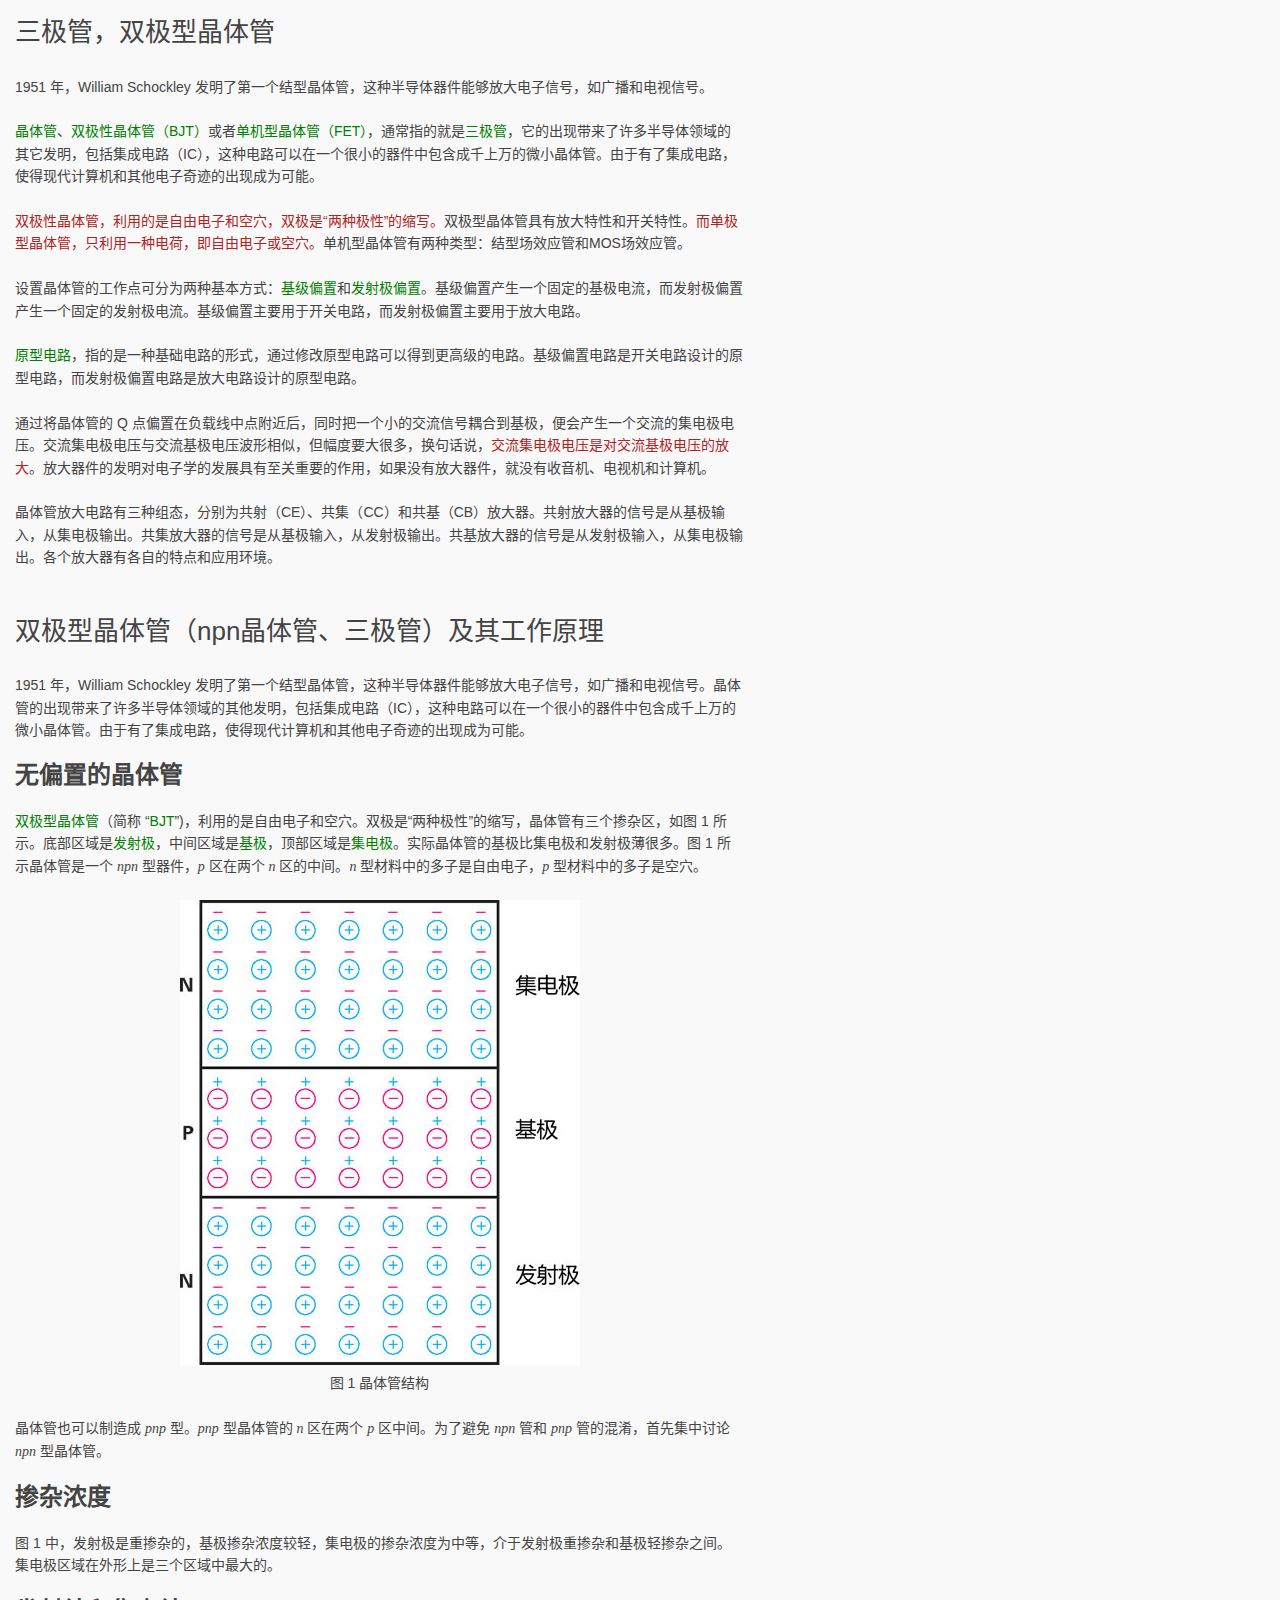
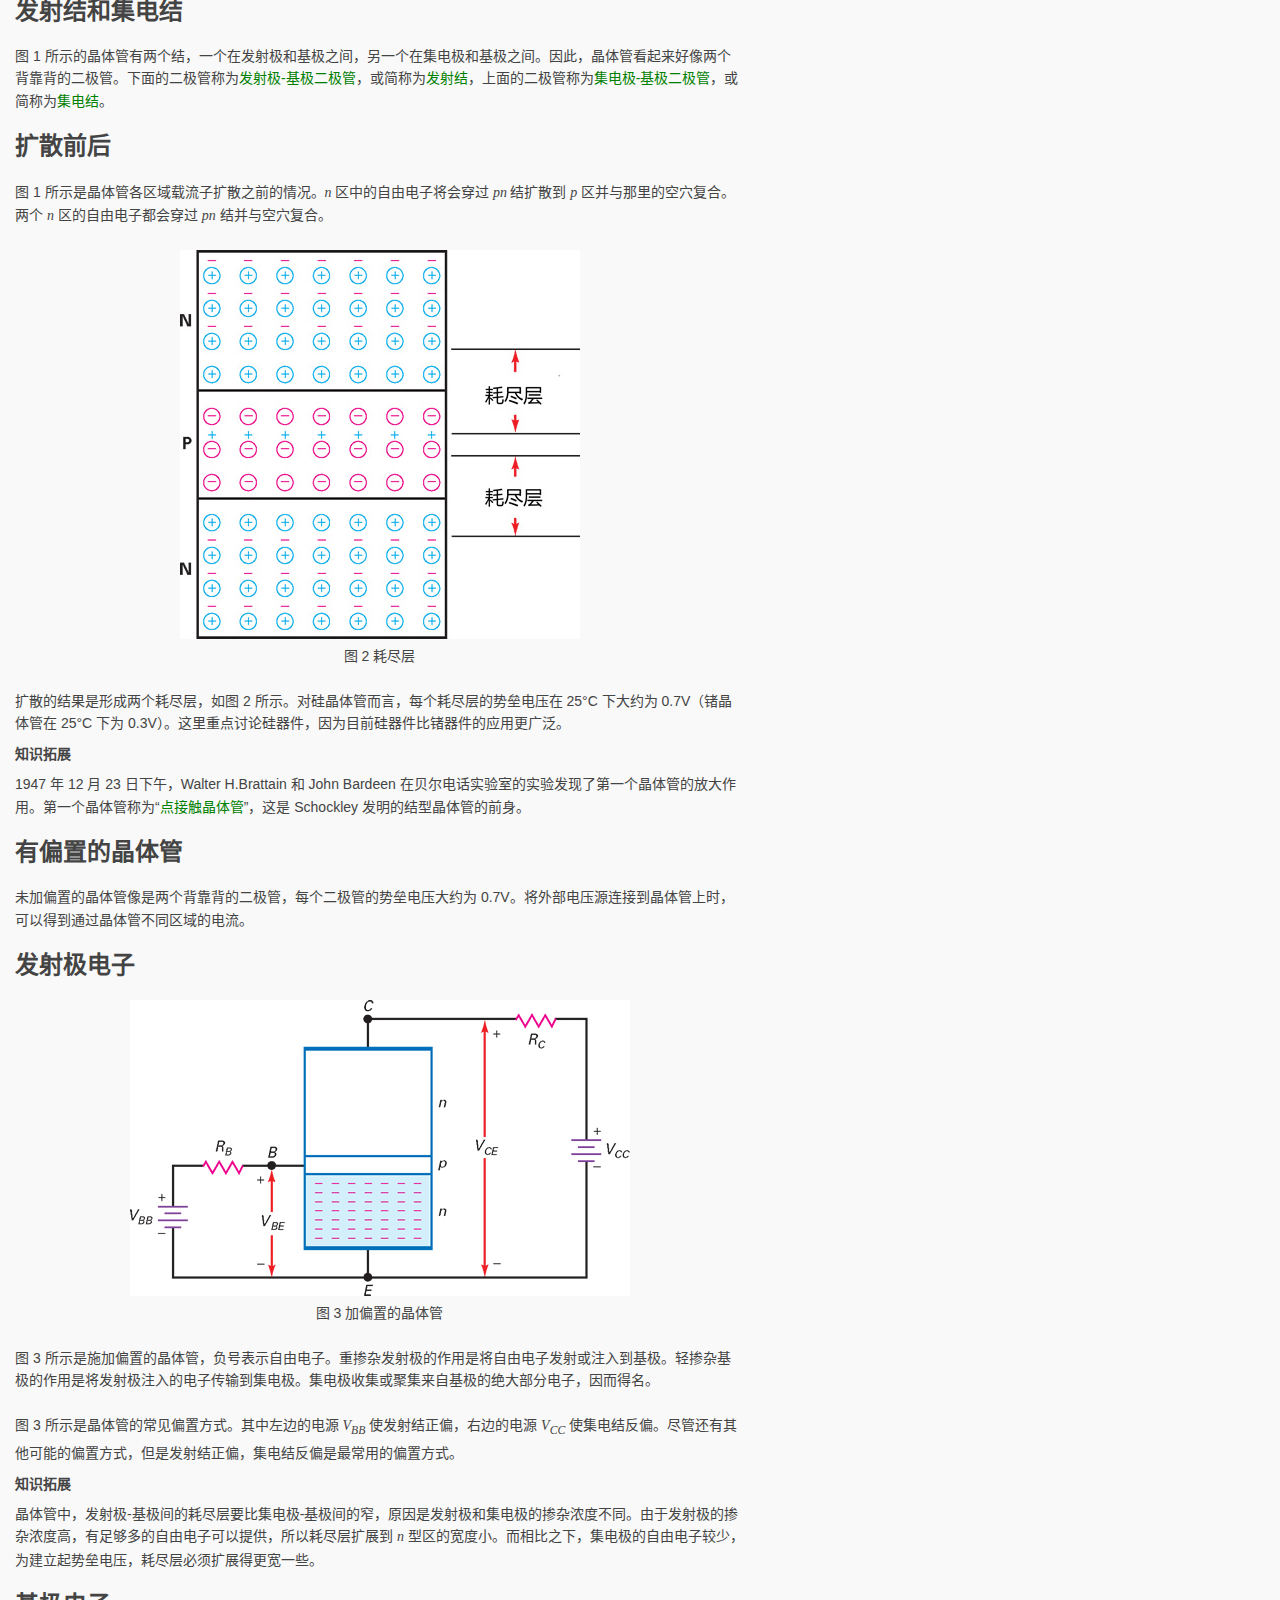
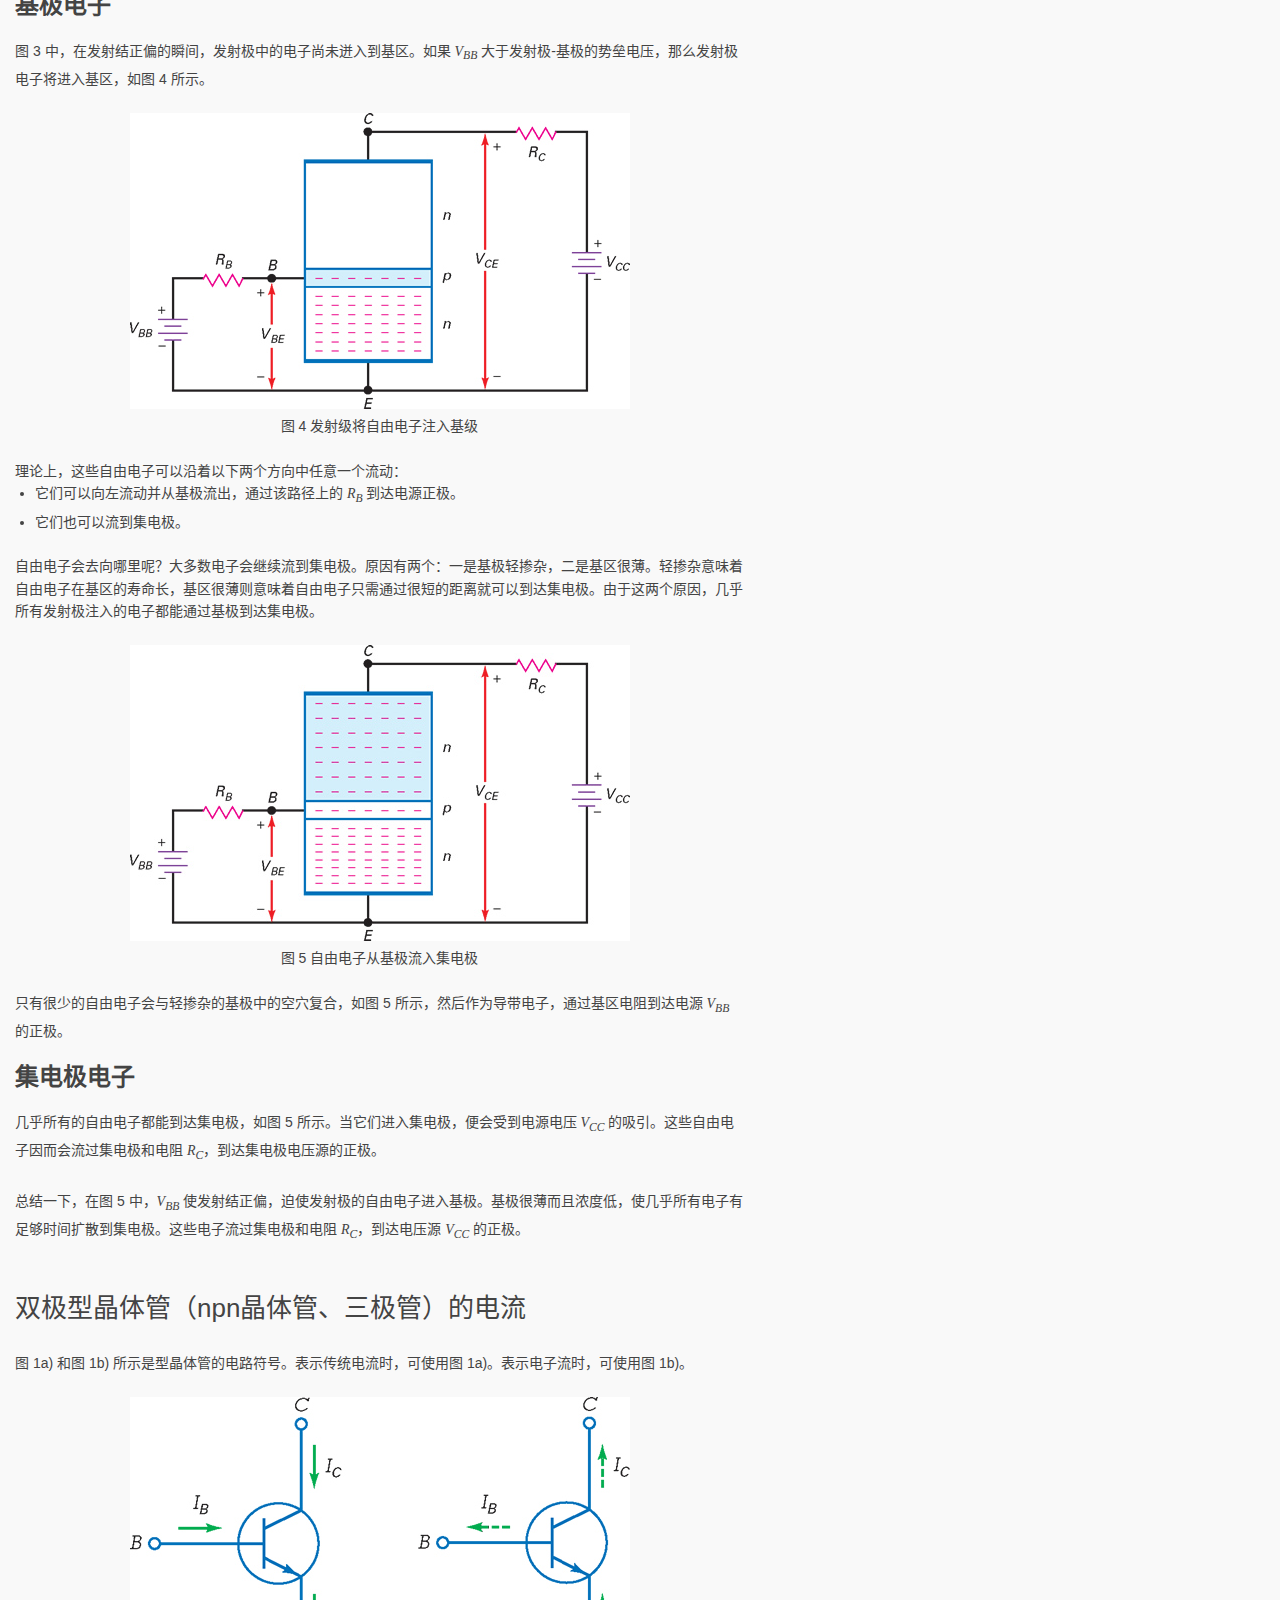
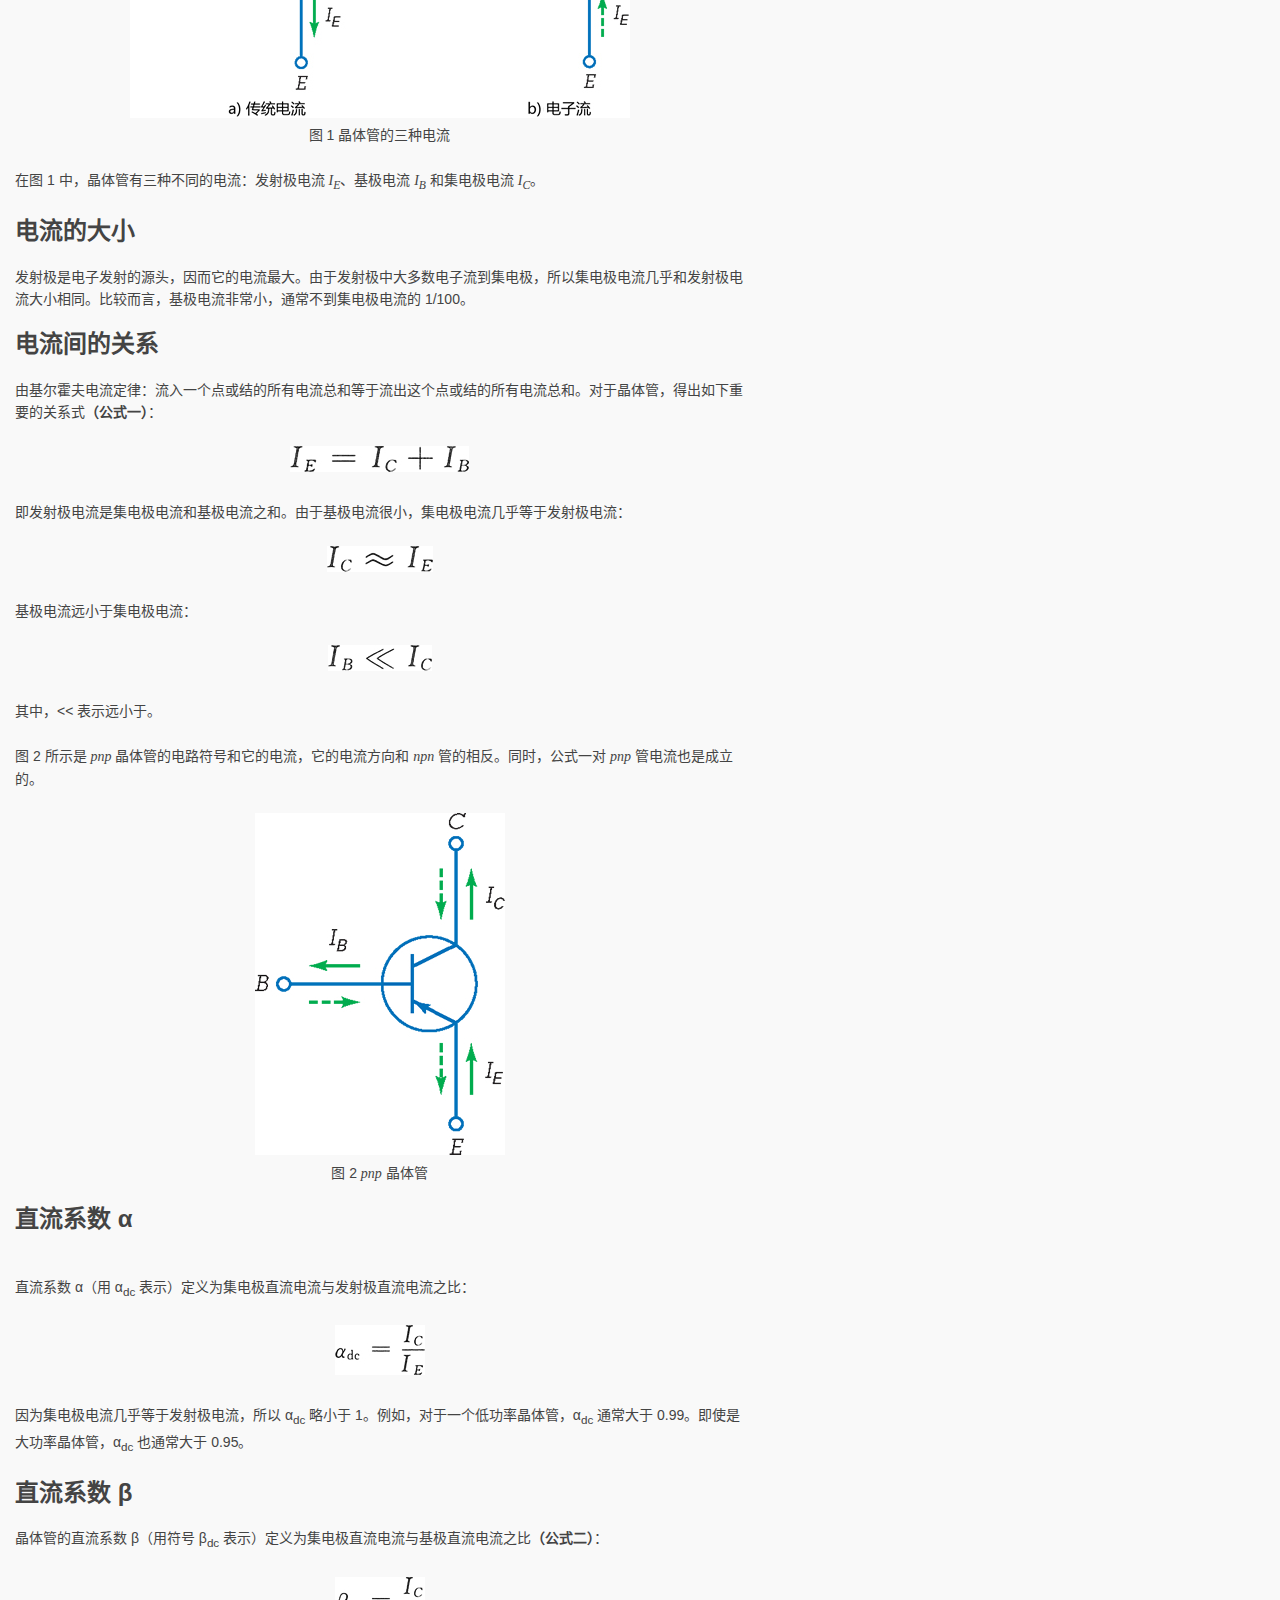
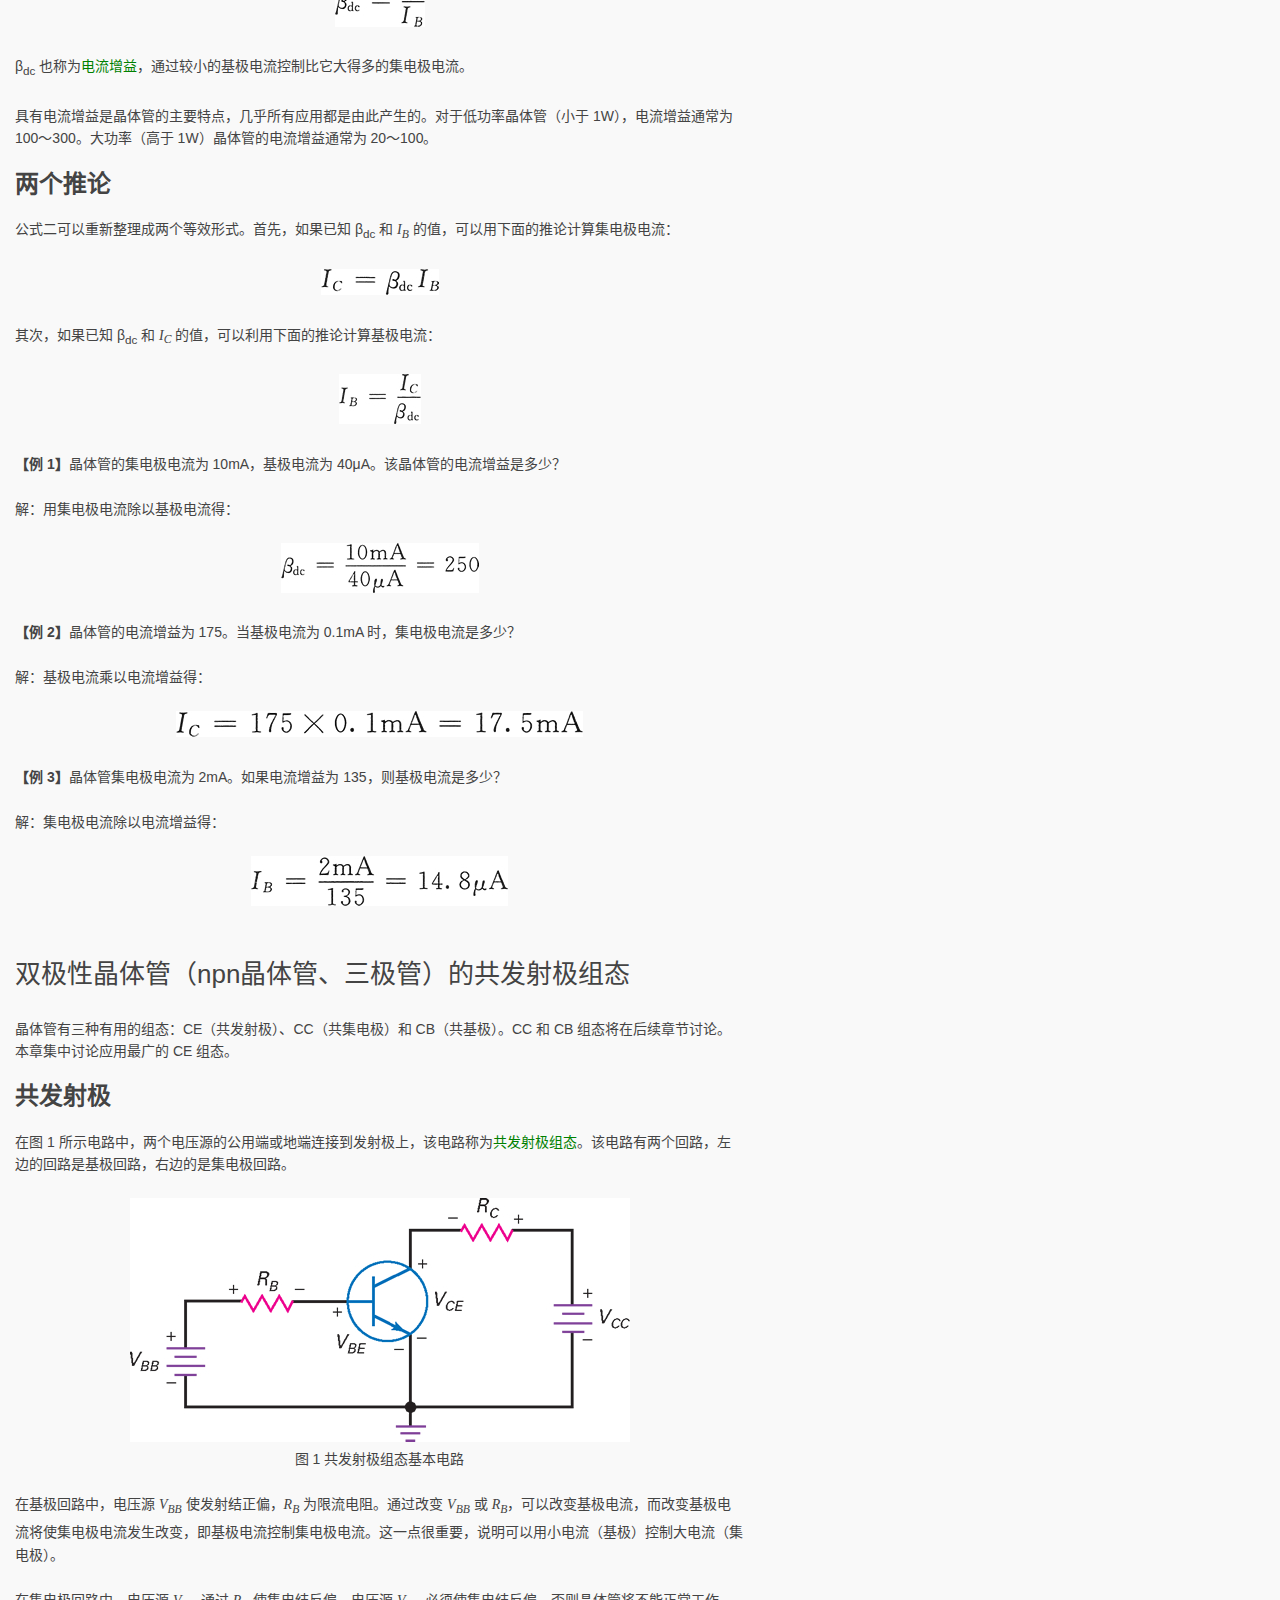
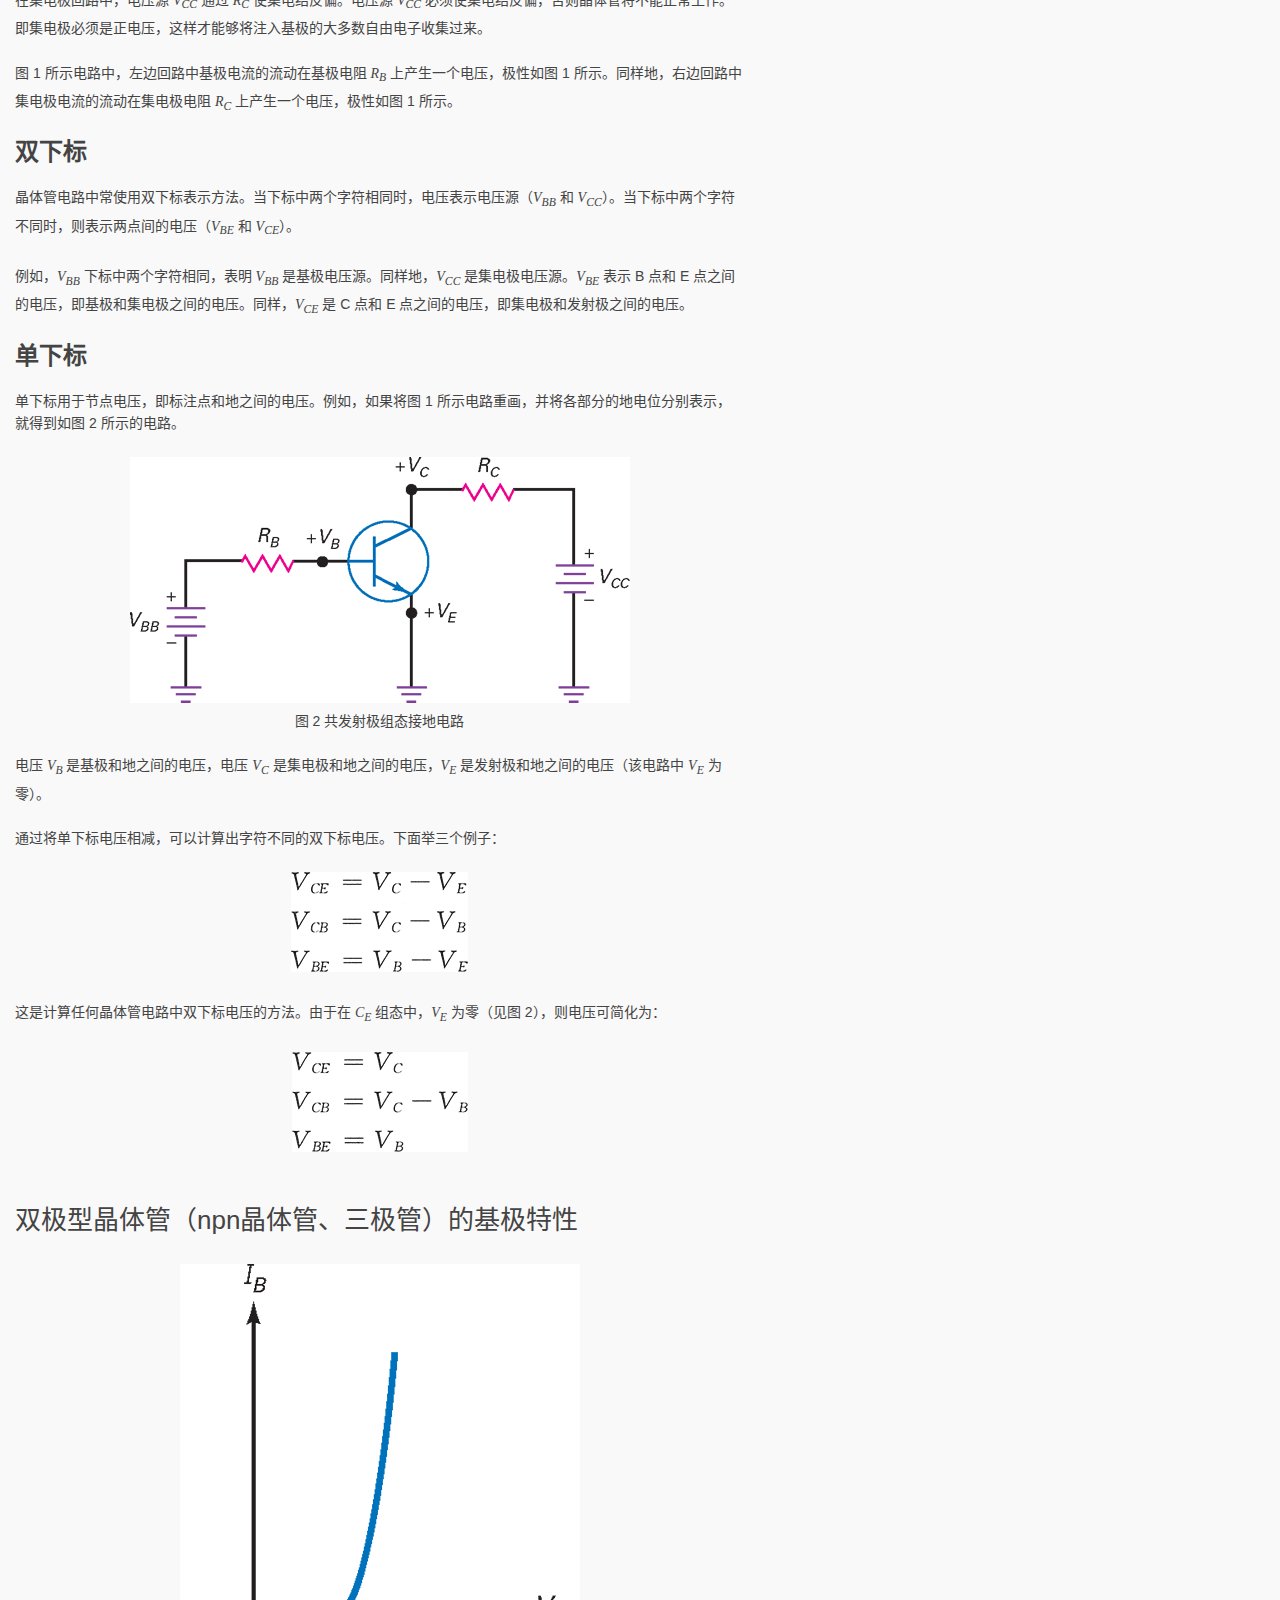
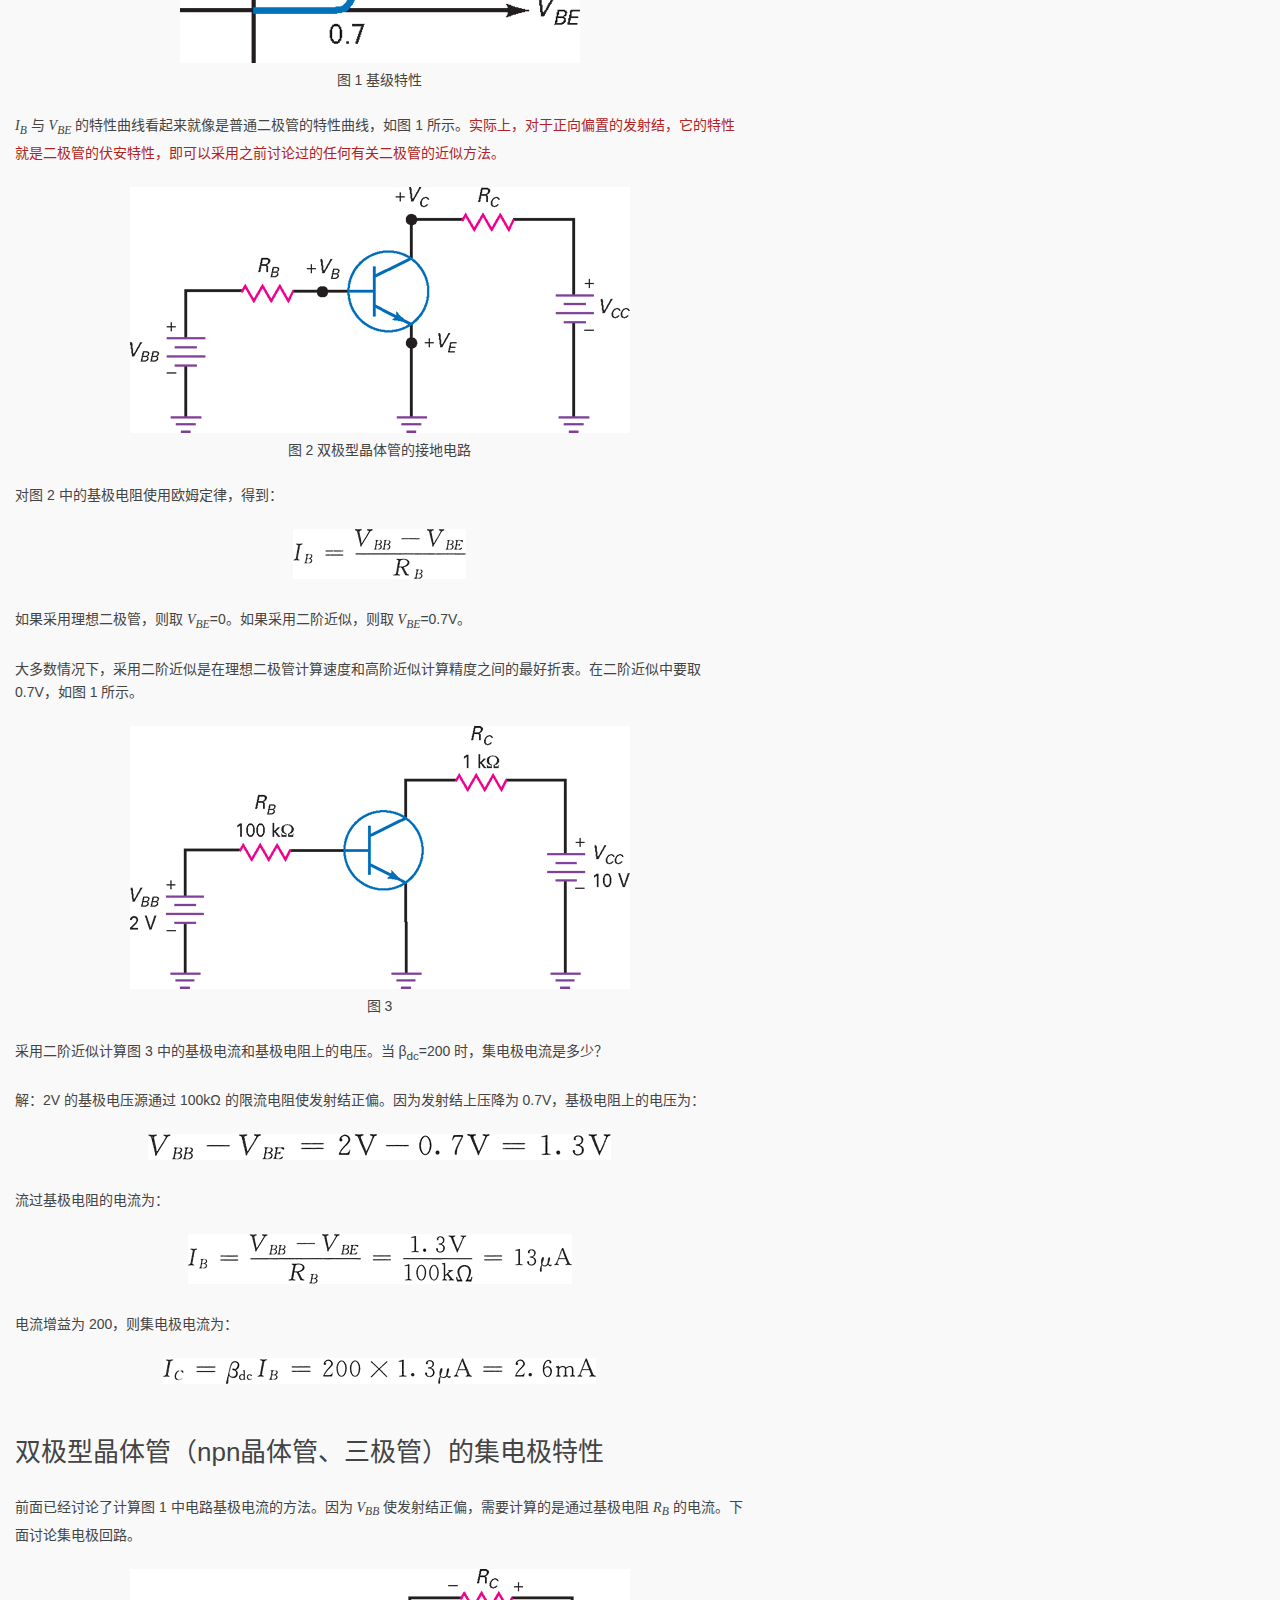
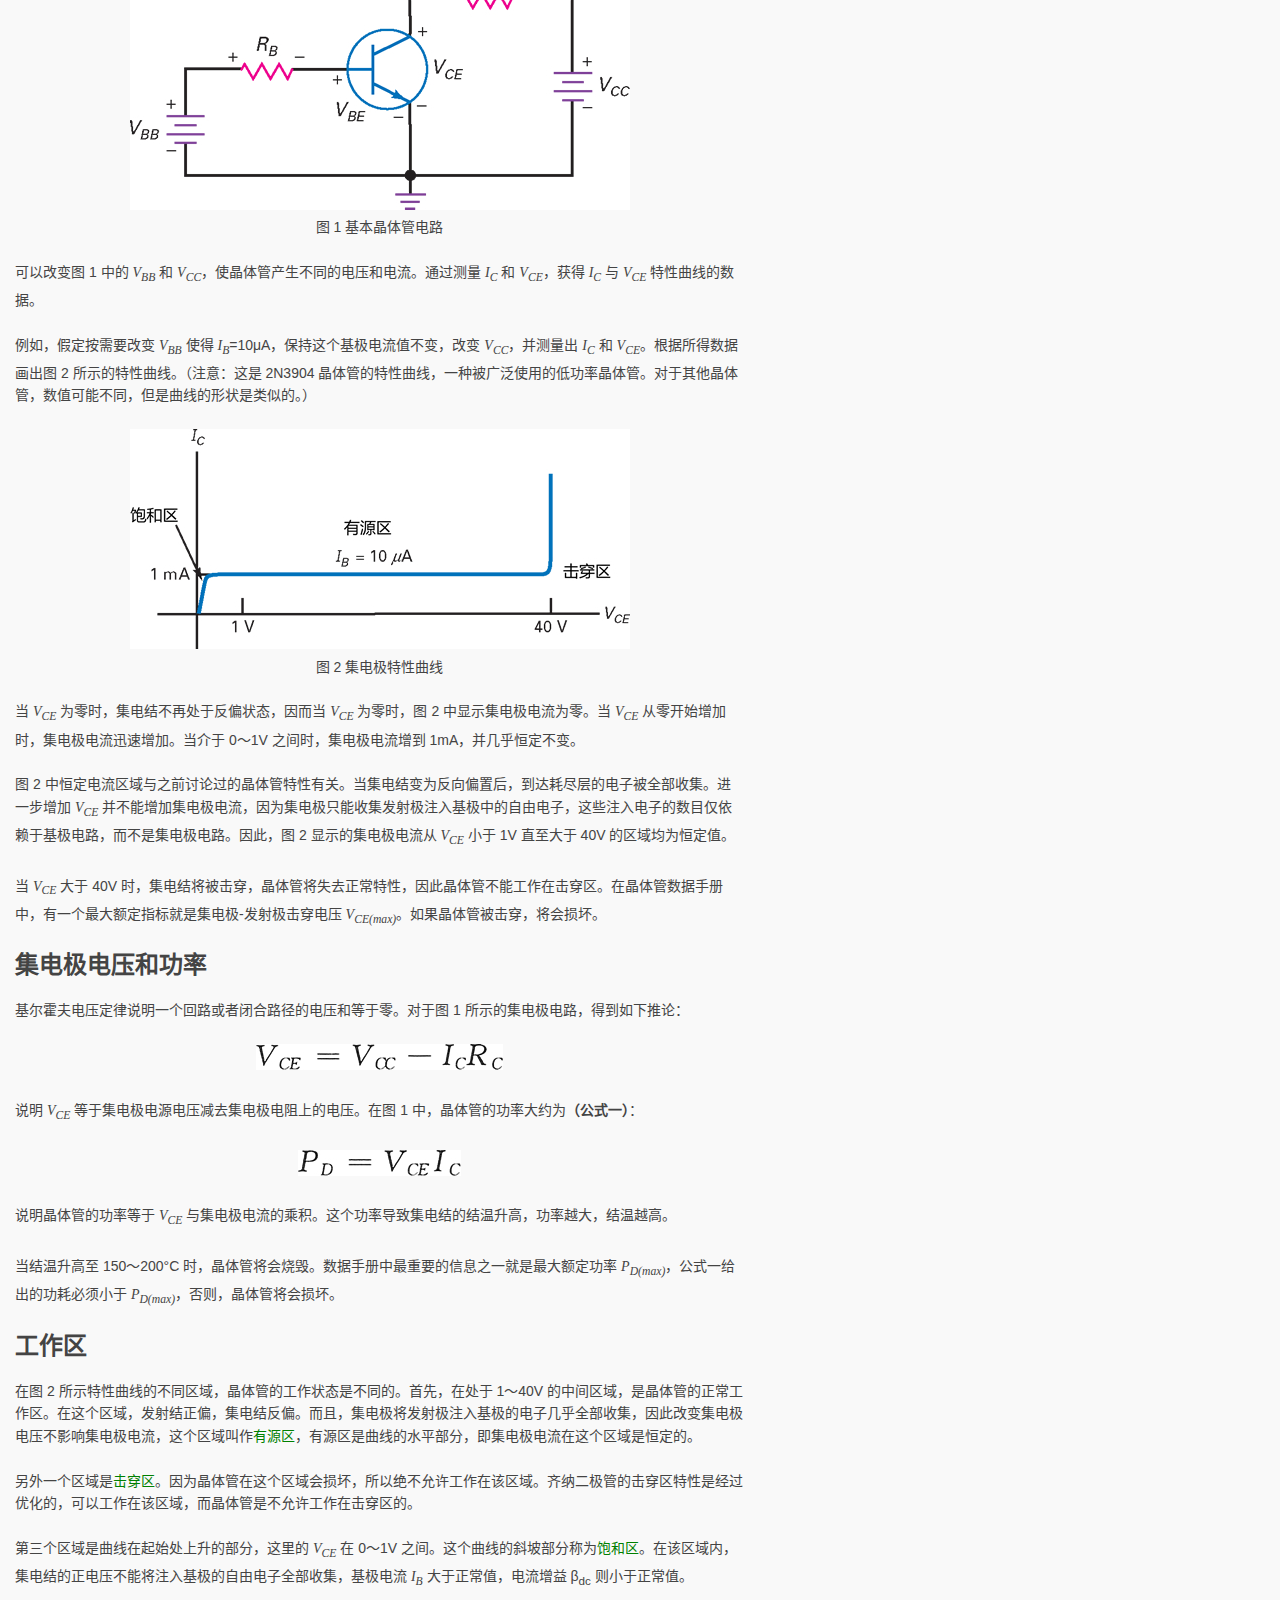
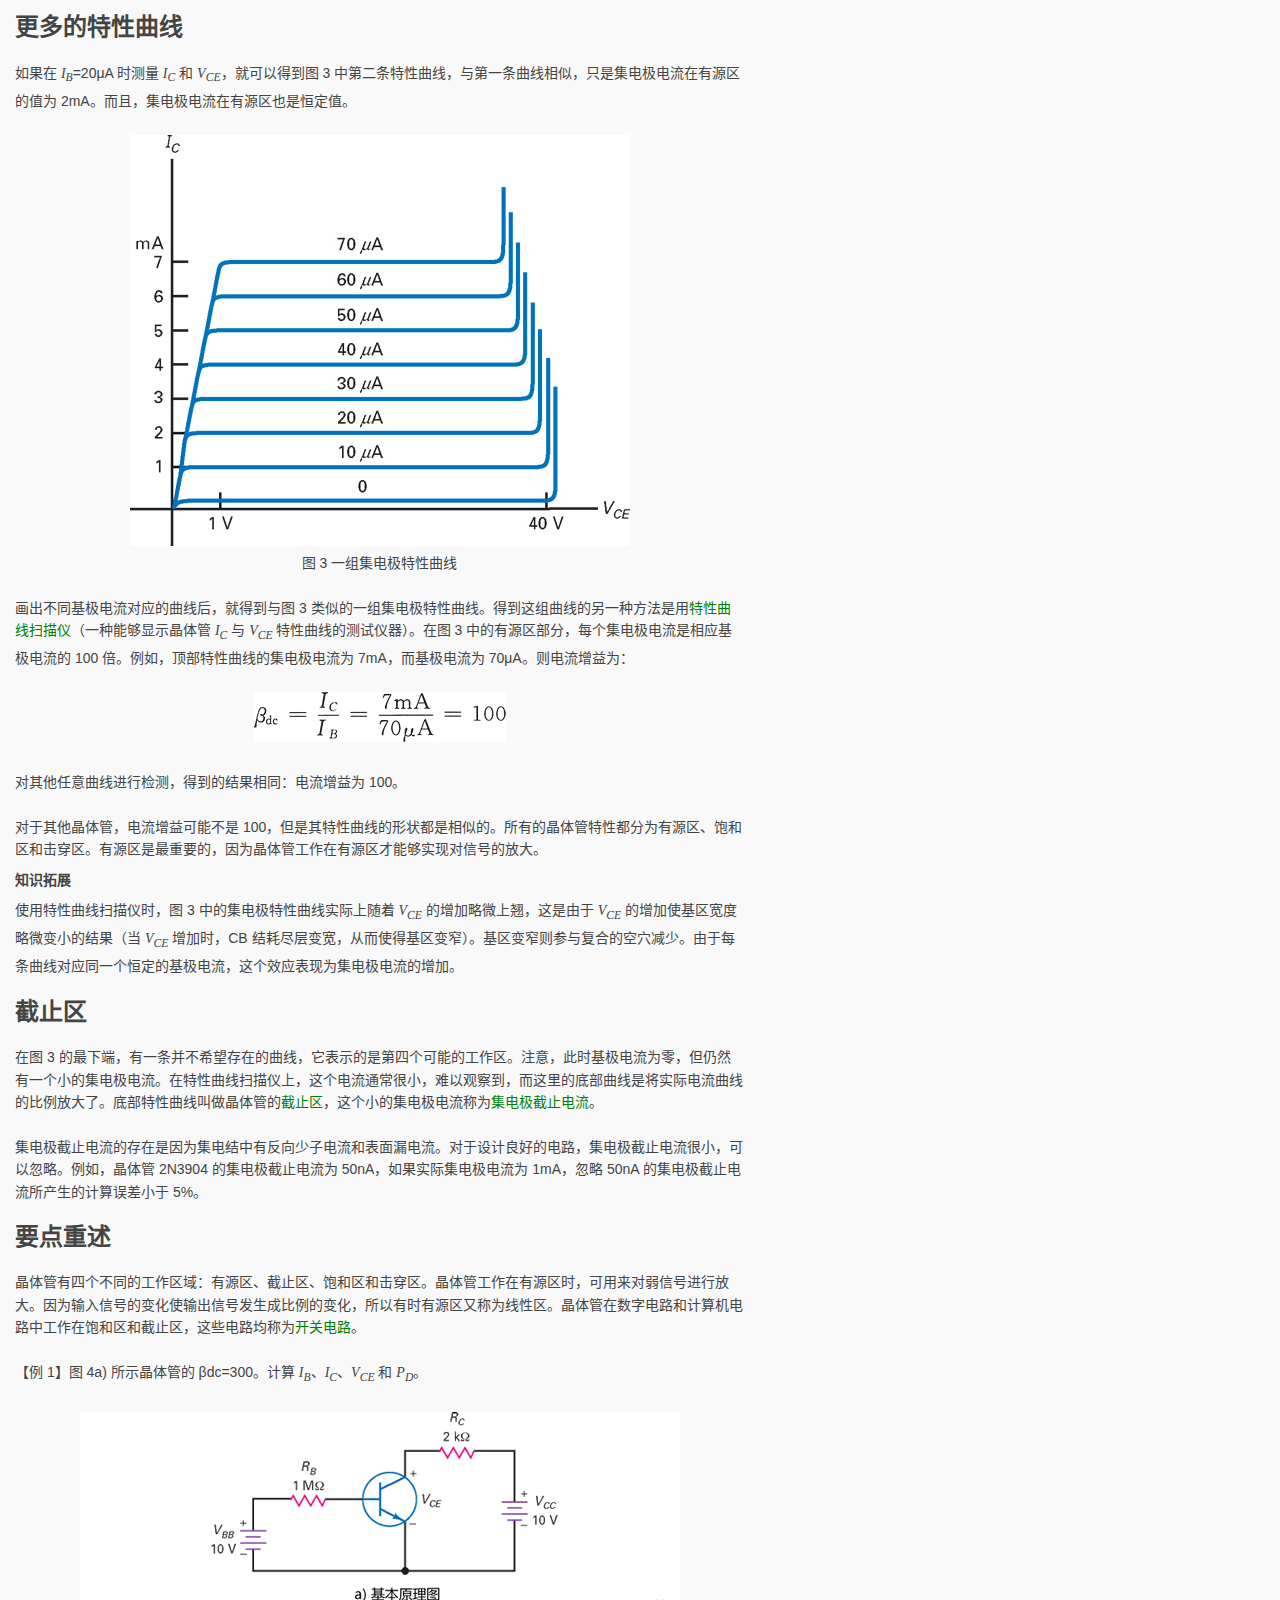
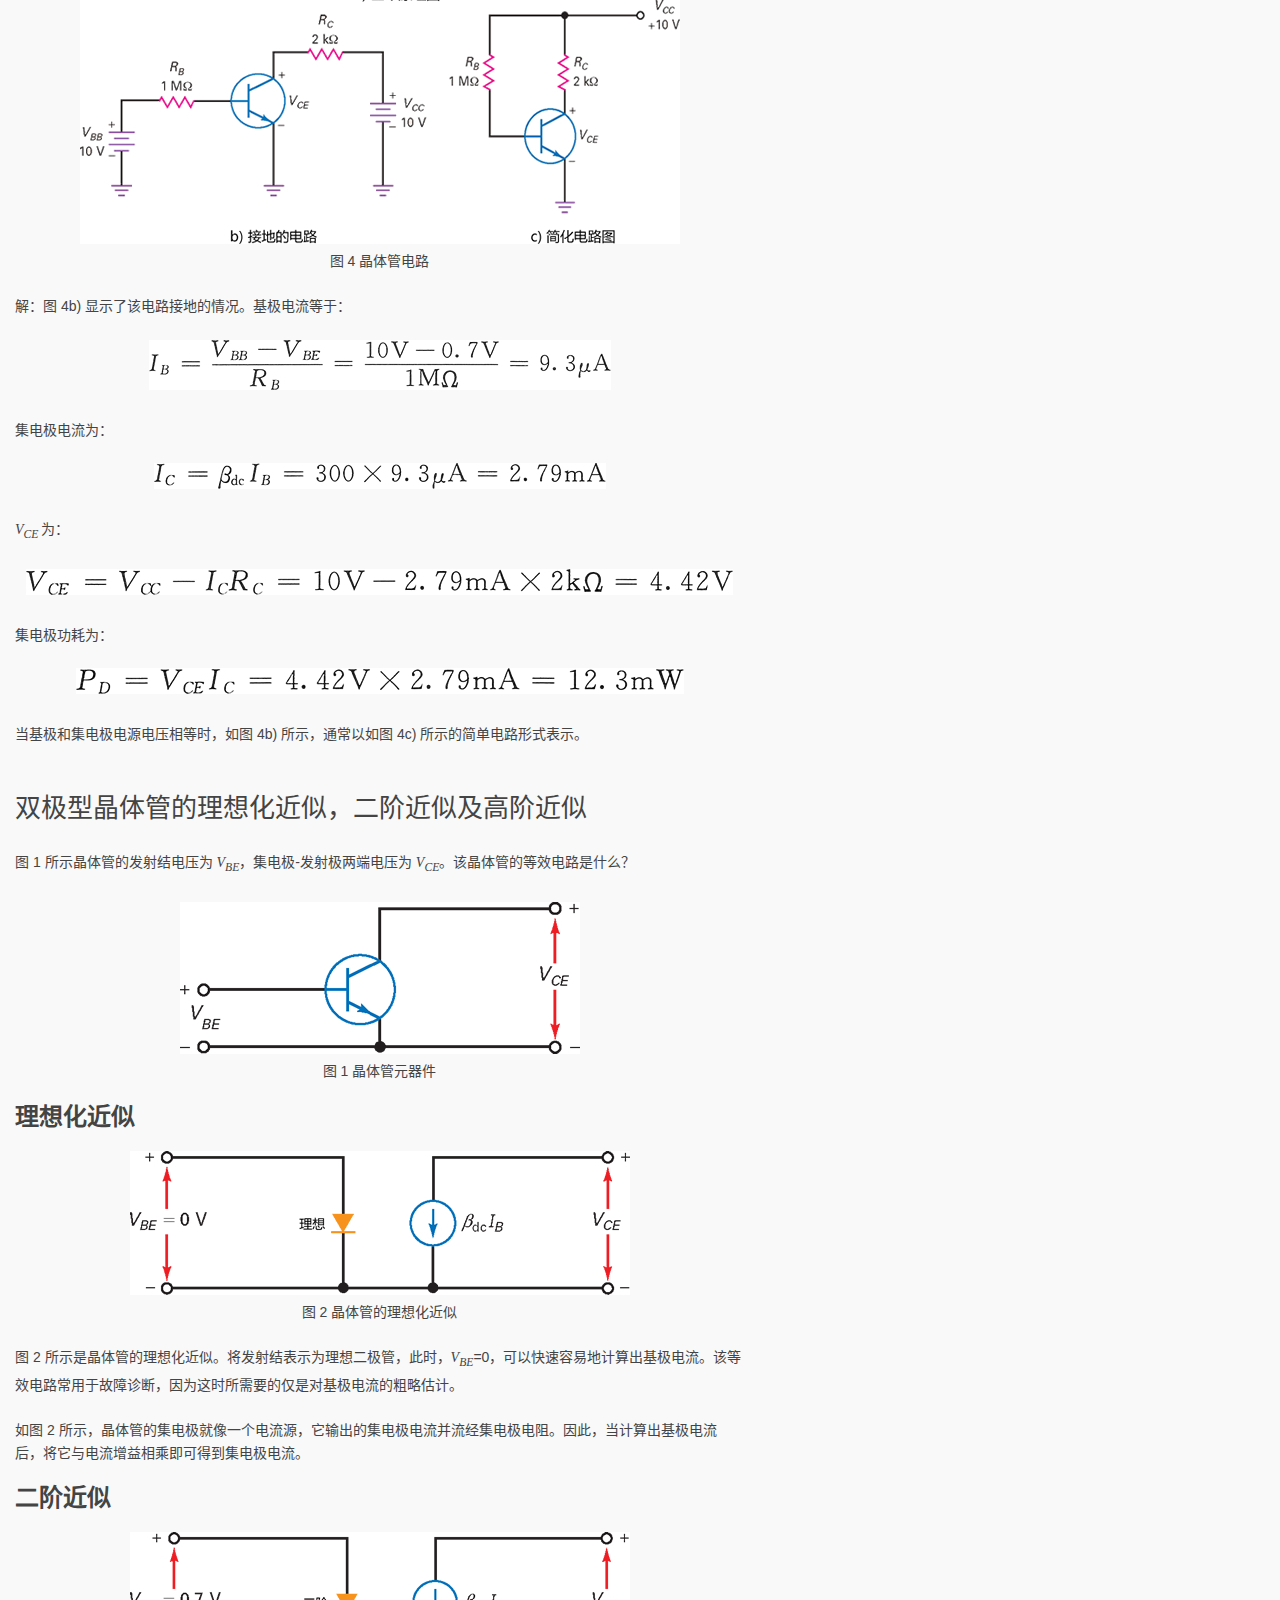
<file: 54benniao/triode/index.html>
<!DOCTYPE html>
<html lang="zh-CN"><head><meta http-equiv="Content-Type" content="text/html; charset=UTF-8">

<meta http-equiv="X-UA-Compatible" content="IE=edge">
<meta name="viewport" content="width=device-width, initial-scale=1">
<!-- 上述3个meta标签*必须*放在最前面，任何其他内容都*必须*跟随其后！ -->
<meta name="renderer" content="webkit"> <!-- 让360支持高速渲染模式 -->
<link rel="shortcut icon" href="http://www.54benniao.com/favicon.ico?v=1.0">
<link href="./index_files/common.css" rel="stylesheet">
</head>
<body>
<div id="article-wrap">
<div id="article">

<h1>三极管，双极型晶体管</h1>

<div id="arc-body">1951 年，William Schockley 发明了第一个结型晶体管，这种半导体器件能够放大电子信号，如广播和电视信号。<br>
<br>
<span style="color:#008000;">晶体管</span>、<span style="color:#008000;">双极性晶体管（BJT）</span>或者<span style="color:#008000;">单机型晶体管（FET）</span>，通常指的就是<span style="color:#008000;">三极管</span>，它的出现带来了许多半导体领域的其它发明，包括集成电路（IC），这种电路可以在一个很小的器件中包含成千上万的微小晶体管。由于有了集成电路，使得现代计算机和其他电子奇迹的出现成为可能。<br>
<br>
<span style="color:#b22222;">双极性晶体管，利用的是自由电子和空穴，双极是“两种极性”的缩写。</span>双极型晶体管具有放大特性和开关特性。<span style="color:#b22222;">而单极型晶体管，只利用一种电荷，即自由电子或空穴。</span>单机型晶体管有两种类型：结型场效应管和MOS场效应管。<br>
<br>
设置晶体管的工作点可分为两种基本方式：<span style="color:#008000;">基级偏置</span>和<span style="color:#008000;">发射极偏置</span>。基级偏置产生一个固定的基极电流，而发射极偏置产生一个固定的发射极电流。基级偏置主要用于开关电路，而发射极偏置主要用于放大电路。<br>
<br>
<span style="color:#008000;">原型电路</span>，指的是一种基础电路的形式，通过修改原型电路可以得到更高级的电路。基级偏置电路是开关电路设计的原型电路，而发射极偏置电路是放大电路设计的原型电路。<br>
<br>
通过将晶体管的 Q 点偏置在负载线中点附近后，同时把一个小的交流信号耦合到基极，便会产生一个交流的集电极电压。交流集电极电压与交流基极电压波形相似，但幅度要大很多，换句话说，<span style="color:#b22222;">交流集电极电压是对交流基极电压的放大</span>。放大器件的发明对电子学的发展具有至关重要的作用，如果没有放大器件，就没有收音机、电视机和计算机。<br>
<br>
晶体管放大电路有三种组态，分别为共射（CE）、共集（CC）和共基（CB）放大器。共射放大器的信号是从基极输入，从集电极输出。共集放大器的信号是从基极输入，从发射极输出。共基放大器的信号是从发射极输入，从集电极输出。各个放大器有各自的特点和应用环境。
</div>
</div>
</div>

<div id="article-wrap">
<div id="article">

<h1>双极型晶体管（npn晶体管、三极管）及其工作原理</h1>

<div id="arc-body">1951 年，William Schockley 发明了第一个结型晶体管，这种半导体器件能够放大电子信号，如广播和电视信号。晶体管的出现带来了许多半导体领域的其他发明，包括集成电路（IC），这种电路可以在一个很小的器件中包含成千上万的微小晶体管。由于有了集成电路，使得现代计算机和其他电子奇迹的出现成为可能。<br>
<h2>
	无偏置的晶体管</h2>
<span style="color:#008000;">双极型晶体管</span>（简称 “<span style="color:#008000;">BJT</span>”)，利用的是自由电子和空穴。双极是“两种极性”的缩写，晶体管有三个掺杂区，如图 1 所示。底部区域是<span style="color:#008000;">发射极</span>，中间区域是<span style="color:#008000;">基极</span>，顶部区域是<span style="color:#008000;">集电极</span>。实际晶体管的基极比集电极和发射极薄很多。图 1 所示晶体管是一个 <em>npn</em> 型器件，<em>p</em> 区在两个 <em>n</em> 区的中间。<em>n</em> 型材料中的多子是自由电子，<em>p</em> 型材料中的多子是空穴。
<div style="text-align: center;">
<br>
<img alt="" src="./index_files/2-1PPQGPA15.jpg"><br>
	图 1 晶体管结构</div>
<br>
晶体管也可以制造成 <em>pnp</em> 型。<em>pnp</em> 型晶体管的 <em>n</em> 区在两个 <em>p</em> 区中间。为了避免 <em>npn</em> 管和 <em>pnp</em> 管的混淆，首先集中讨论 <em>npn</em> 型晶体管。<br>
<h2>
	掺杂浓度</h2>
图 1 中，发射极是重掺杂的，基极掺杂浓度较轻，集电极的掺杂浓度为中等，介于发射极重掺杂和基极轻掺杂之间。集电极区域在外形上是三个区域中最大的。<br>
<h2>
	发射结和集电结</h2>
图 1 所示的晶体管有两个结，一个在发射极和基极之间，另一个在集电极和基极之间。因此，晶体管看起来好像两个背靠背的二极管。下面的二极管称为<span style="color:#008000;">发射极-基极二极管</span>，或简称为<span style="color:#008000;">发射结</span>，上面的二极管称为<span style="color:#008000;">集电极-基极二极管</span>，或简称为<span style="color:#008000;">集电结</span>。<br>
<h2>
	扩散前后</h2>
图 1 所示是晶体管各区域载流子扩散之前的情况。<em>n </em>区中的自由电子将会穿过 <em>pn </em>结扩散到 <em>p</em> 区并与那里的空穴复合。两个 <em>n</em> 区的自由电子都会穿过 <em>pn</em> 结并与空穴复合。
<div style="text-align: center;">
<br>
<img alt="" src="./index_files/2-1PPQH04H31.jpg" style="width: 400px; height: 389px;"><br>
	图 2 耗尽层</div>
<br>
扩散的结果是形成两个耗尽层，如图 2 所示。对硅晶体管而言，每个耗尽层的势垒电压在 25°C 下大约为 0.7V（锗晶体管在 25°C 下为 0.3V）。这里重点讨论硅器件，因为目前硅器件比锗器件的应用更广泛。<br>
<h4>
	知识拓展</h4>
1947 年 12 月 23 日下午，Walter H.Brattain 和 John Bardeen 在贝尔电话实验室的实验发现了第一个晶体管的放大作用。第一个晶体管称为“<span style="color:#008000;">点接触晶体管</span>”，这是 Schockley 发明的结型晶体管的前身。<br>
<h2>
	有偏置的晶体管</h2>
未加偏置的晶体管像是两个背靠背的二极管，每个二极管的势垒电压大约为 0.7V。将外部电压源连接到晶体管上时，可以得到通过晶体管不同区域的电流。<br>
<h2>
	发射极电子</h2>
<div style="text-align: center;">
<img alt="" src="./index_files/2-1PPQH400510.jpg" style="width: 500px; height: 296px;"><br>
	图 3 加偏置的晶体管</div>
<br>
图 3 所示是施加偏置的晶体管，负号表示自由电子。重掺杂发射极的作用是将自由电子发射或注入到基极。轻掺杂基极的作用是将发射极注入的电子传输到集电极。集电极收集或聚集来自基极的绝大部分电子，因而得名。<br>
<br>
图 3 所示是晶体管的常见偏置方式。其中左边的电源 <em>V</em><sub><em>BB</em></sub> 使发射结正偏，右边的电源 <em>V</em><sub><em>CC</em></sub> 使集电结反偏。尽管还有其他可能的偏置方式，但是发射结正偏，集电结反偏是最常用的偏置方式。<br>
<h4>
	知识拓展</h4>
晶体管中，发射极-基极间的耗尽层要比集电极-基极间的窄，原因是发射极和集电极的掺杂浓度不同。由于发射极的掺杂浓度高，有足够多的自由电子可以提供，所以耗尽层扩展到 <em>n</em> 型区的宽度小。而相比之下，集电极的自由电子较少，为建立起势垒电压，耗尽层必须扩展得更宽一些。<br>
<h2>
	基极电子</h2>
图 3 中，在发射结正偏的瞬间，发射极中的电子尚未迸入到基区。如果 <em>V</em><sub><em>BB</em></sub> 大于发射极-基极的势垒电压，那么发射极电子将进入基区，如图 4 所示。
<div style="text-align: center;">
<br>
<img alt="" src="./index_files/2-1PPQH5044T.jpg" style="width: 500px; height: 296px;"><br>
	图 4 发射级将自由电子注入基级</div>
<br>
理论上，这些自由电子可以沿着以下两个方向中任意一个流动：
<ul>
<li>
		它们可以向左流动并从基极流出，通过该路径上的 <em>R</em><sub><em>B </em></sub>到达电源正极。</li>
<li>
		它们也可以流到集电极。</li>
</ul>
<br>
自由电子会去向哪里呢？大多数电子会继续流到集电极。原因有两个：一是基极轻掺杂，二是基区很薄。轻掺杂意味着自由电子在基区的寿命长，基区很薄则意味着自由电子只需通过很短的距离就可以到达集电极。由于这两个原因，几乎所有发射极注入的电子都能通过基极到达集电极。
<div style="text-align: center;">
<br>
<img alt="" src="./index_files/2-1PPQH534436.jpg" style="width: 500px; height: 296px;"><br>
	图 5 自由电子从基极流入集电极</div>
<br>
只有很少的自由电子会与轻掺杂的基极中的空穴复合，如图 5 所示，然后作为导带电子，通过基区电阻到达电源 <em>V</em><sub><em>BB </em></sub>的正极。<br>
<h2>
	集电极电子</h2>
几乎所有的自由电子都能到达集电极，如图 5 所示。当它们进入集电极，便会受到电源电压 <em>V</em><sub><em>CC</em></sub> 的吸引。这些自由电子因而会流过集电极和电阻 <em>R</em><sub><em>C</em></sub>，到达集电极电压源的正极。<br>
<br>
总结一下，在图 5 中，<em>V</em><sub><em>BB</em></sub> 使发射结正偏，迫使发射极的自由电子进入基极。基极很薄而且浓度低，使几乎所有电子有足够时间扩散到集电极。这些电子流过集电极和电阻 <em>R</em><sub><em>C</em></sub>，到达电压源 <em>V</em><sub><em>CC</em></sub> 的正极。<br>
</div>

</div>
</div>
<div id="article-wrap">
<div id="article">

<h1>双极型晶体管（npn晶体管、三极管）的电流</h1>

<div id="arc-body">图 1a) 和图 1b) 所示是型晶体管的电路符号。表示传统电流时，可使用图 1a)。表示电子流时，可使用图 1b)。
<div style="text-align: center;">
<br>
<img alt="" src="./index_files/2-1PPZ93I6213.jpg" style="width: 500px; height: 321px;"><br>
	图 1 晶体管的三种电流</div>
<br>
在图 1 中，晶体管有三种不同的电流：发射极电流 <em>I</em><sub><em>E</em></sub>、基极电流 <em>I</em><sub><em>B</em></sub> 和集电极电流 <em>I</em><sub><em>C</em></sub>。<br>
<h2>
	电流的大小</h2>
发射极是电子发射的源头，因而它的电流最大。由于发射极中大多数电子流到集电极，所以集电极电流几乎和发射极电流大小相同。比较而言，基极电流非常小，通常不到集电极电流的 1/100。<br>
<h2>
	电流间的关系</h2>
由基尔霍夫电流定律：流入一个点或结的所有电流总和等于流出这个点或结的所有电流总和。对于晶体管，得出如下重要的关系式<strong>（公式一）</strong>：
<div style="text-align: center;">
<br>
<img alt="" src="./index_files/2-1PPZ93T42K.jpg" style="width: 179px; height: 26px;"><br>
	&nbsp;</div>
即发射极电流是集电极电流和基极电流之和。由于基极电流很小，集电极电流几乎等于发射极电流：
<div style="text-align: center;">
<br>
<img alt="" src="./index_files/2-1PPZ93ZOM.jpg" style="width: 106px; height: 26px;"><br>
	&nbsp;</div>
基极电流远小于集电极电流：
<div style="text-align: center;">
<br>
<img alt="" src="./index_files/2-1PPZ93923361.jpg" style="width: 104px; height: 26px;"><br>
	&nbsp;</div>
其中，&lt;&lt; 表示远小于。<br>
<br>
图 2 所示是 <em>pnp</em> 晶体管的电路符号和它的电流，它的电流方向和 <em>npn</em> 管的相反。同时，公式一对 <em>pnp</em> 管电流也是成立的。
<div style="text-align: center;">
<br>
<img alt="" src="./index_files/2-1PPZ94132P9.jpg" style="width: 250px; height: 342px;"><br>
	图 2 <em>pnp</em> 晶体管</div>
<h2>
	直流系数 α</h2>
<br>
直流系数 α（用 α<sub>dc</sub> 表示）定义为集电极直流电流与发射极直流电流之比：
<div style="text-align: center;">
<br>
<img alt="" src="./index_files/2-1PPZ9421O17.jpg" style="width: 90px; height: 50px;"><br>
	&nbsp;</div>
因为集电极电流几乎等于发射极电流，所以 α<sub>dc</sub> 略小于 1。例如，对于一个低功率晶体管，α<sub>dc</sub> 通常大于 0.99。即使是大功率晶体管，α<sub>dc</sub> 也通常大于 0.95。<br>
<h2>
	直流系数 β</h2>
晶体管的直流系数 β（用符号 β<sub>dc</sub> 表示）定义为集电极直流电流与基极直流电流之比<strong>（公式二）</strong>：
<div style="text-align: center;">
<br>
<img alt="" src="./index_files/2-1PPZ943112V.jpg" style="width: 90px; height: 50px;"><br>
	&nbsp;</div>
β<sub>dc</sub> 也称为<span style="color:#008000;">电流增益</span>，通过较小的基极电流控制比它大得多的集电极电流。<br>
<br>
具有电流增益是晶体管的主要特点，几乎所有应用都是由此产生的。对于低功率晶体管（小于 1W），电流增益通常为 100〜300。大功率（高于 1W）晶体管的电流增益通常为 20〜100。<br>
<h2>
	两个推论</h2>
公式二可以重新整理成两个等效形式。首先，如果已知 β<sub>dc</sub> 和 <em>I</em><sub><em>B</em></sub> 的值，可以用下面的推论计算集电极电流：
<div style="text-align: center;">
<br>
<img alt="" src="./index_files/2-1PPZ9435NT.jpg" style="width: 118px; height: 26px;"><br>
	&nbsp;</div>
其次，如果已知 β<sub>dc</sub> 和 <em>I</em><sub><em>C</em></sub> 的值，可以利用下面的推论计算基极电流：
<div style="text-align: center;">
<br>
<img alt="" src="./index_files/2-1PPZ94416323.jpg" style="width: 82px; height: 50px;"><br>
	&nbsp;</div>
<strong>【例 1】</strong>晶体管的集电极电流为 10mA，基极电流为 40μA。该晶体管的电流增益是多少？<br>
<br>
解：用集电极电流除以基极电流得：
<div style="text-align: center;">
<br>
<img alt="" src="./index_files/2-1PPZ94500U3.jpg" style="width: 198px; height: 50px;"><br>
	&nbsp;</div>
<strong>【例 2】</strong>晶体管的电流增益为 175。当基极电流为 0.1mA 时，集电极电流是多少？<br>
<br>
解：基极电流乘以电流增益得：<br>
<div style="text-align: center;">
<br>
<img alt="" src="./index_files/2-1PPZ94520260.jpg" style="width: 407px; height: 26px;"></div>
<br>
<strong>【例 3】</strong>晶体管集电极电流为 2mA。如果电流增益为 135，则基极电流是多少？<br>
<br>
解：集电极电流除以电流增益得：
<div style="text-align: center;">
<br>
<img alt="" src="./index_files/2-1PPZ94623157.jpg"></div>
</div>

</div>
</div>
<div id="article-wrap">
<div id="article">

<h1>双极性晶体管（npn晶体管、三极管）的共发射极组态</h1>

<div id="arc-body">晶体管有三种有用的组态：CE（共发射极）、CC（共集电极）和 CB（共基极）。CC 和 CB 组态将在后续章节讨论。本章集中讨论应用最广的 CE 组态。<br>
<h2>
	共发射极</h2>
在图 1 所示电路中，两个电压源的公用端或地端连接到发射极上，该电路称为<span style="color:#008000;">共发射极组态</span>。该电路有两个回路，左边的回路是基极回路，右边的是集电极回路。
<div style="text-align: center;">
<br>
<img alt="" src="./index_files/2-1PP910350S35.jpg" style="width: 500px; height: 244px;"><br>
	图 1 共发射极组态基本电路</div>
<br>
在基极回路中，电压源 <em>V</em><sub><em>BB</em></sub> 使发射结正偏，<em>R</em><sub><em>B</em></sub> 为限流电阻。通过改变 <em>V</em><sub><em>BB</em></sub> 或 <em>R</em><sub><em>B</em></sub>，可以改变基极电流，而改变基极电流将使集电极电流发生改变，即基极电流控制集电极电流。这一点很重要，说明可以用小电流（基极）控制大电流（集电极）。<br>
<br>
在集电极回路中，电压源 <em>V</em><sub><em>CC</em></sub> 通过 <em>R</em><sub><em>C</em></sub> 使集电结反偏。电压源 <em>V</em><sub><em>CC</em></sub> 必须使集电结反偏，否则晶体管将不能正常工作。即集电极必须是正电压，这样才能够将注入基极的大多数自由电子收集过来。<br>
<br>
图 1 所示电路中，左边回路中基极电流的流动在基极电阻 <em>R</em><sub><em>B</em></sub> 上产生一个电压，极性如图 1 所示。同样地，右边回路中集电极电流的流动在集电极电阻 <em>R</em><sub><em>C</em></sub> 上产生一个电压，极性如图 1 所示。<br>
<h2>
	双下标</h2>
晶体管电路中常使用双下标表示方法。当下标中两个字符相同时，电压表示电压源（<em>V</em><sub><em>BB</em></sub> 和 <em>V</em><sub><em>CC</em></sub>）。当下标中两个字符不同时，则表示两点间的电压（<em>V</em><sub><em>BE</em></sub> 和 <em>V</em><sub><em>CE</em></sub>）。<br>
<br>
例如，<em>V</em><sub><em>BB</em></sub> 下标中两个字符相同，表明 <em>V</em><sub><em>BB</em></sub> 是基极电压源。同样地，<em>V</em><sub><em>CC</em></sub> 是集电极电压源。<em>V</em><sub><em>BE</em></sub> 表示 B 点和 E 点之间的电压，即基极和集电极之间的电压。同样，<em>V</em><sub><em>CE</em></sub> 是 C 点和 E 点之间的电压，即集电极和发射极之间的电压。<br>
<h2>
	单下标</h2>
单下标用于节点电压，即标注点和地之间的电压。例如，如果将图 1 所示电路重画，并将各部分的地电位分别表示，就得到如图 2 所示的电路。
<div style="text-align: center;">
<br>
<img alt="" src="./index_files/2-1PP9103ADS.jpg" style="width: 500px; height: 246px;"><br>
	图 2 共发射极组态接地电路</div>
<br>
电压 <em>V</em><sub><em>B</em></sub> 是基极和地之间的电压，电压 <em>V</em><sub><em>C</em></sub> 是集电极和地之间的电压，<em>V</em><sub><em>E</em></sub> 是发射极和地之间的电压（该电路中 <em>V</em><sub><em>E</em></sub> 为零）。<br>
<br>
通过将单下标电压相减，可以计算出字符不同的双下标电压。下面举三个例子：
<div style="text-align: center;">
<br>
<img alt="" src="./index_files/2-1PP9103H1T6.jpg" style="width: 177px; height: 100px;"><br>
	&nbsp;</div>
这是计算任何晶体管电路中双下标电压的方法。由于在 <em>C</em><sub><em>E</em></sub> 组态中，<em>V</em><sub><em>E</em></sub> 为零（见图 2），则电压可简化为：
<div style="text-align: center;">
<br>
<img alt="" src="./index_files/2-1PP9103J3V4.jpg" style="width: 176px; height: 100px;"></div>
</div>

</div>
</div>
<div id="article-wrap">
<div id="article">

<h1>双极型晶体管（npn晶体管、三极管）的基极特性</h1>

<div id="arc-body"><div style="text-align: center;">
<img alt="" src="./index_files/2-1PP911133LF.jpg" style="width: 400px; height: 399px;"><br>
	图 1 基级特性</div>
<br>
<em>I</em><sub><em>B</em></sub> 与 <em>V</em><sub><em>BE</em></sub> 的特性曲线看起来就像是普通二极管的特性曲线，如图 1 所示。<span style="color:#b22222;">实际上，对于正向偏置的发射结，它的特性就是二极管的伏安特性，即可以采用之前讨论过的任何有关二极管的近似方法。</span>
<div style="text-align: center;">
<br>
<img alt="" src="./index_files/2-1PP911154U22.jpg" style="width: 500px; height: 246px;"><br>
	图 2 双极型晶体管的接地电路</div>
<br>
对图 2 中的基极电阻使用欧姆定律，得到：
<div style="text-align: center;">
<br>
<img alt="" src="./index_files/2-1PP911162KC.jpg" style="width: 173px; height: 50px;"><br>
	&nbsp;</div>
如果采用理想二极管，则取 <em>V</em><sub><em>BE</em></sub>=0。如果采用二阶近似，则取 <em>V</em><sub><em>BE</em></sub>=0.7V。<br>
<br>
大多数情况下，采用二阶近似是在理想二极管计算速度和高阶近似计算精度之间的最好折衷。在二阶近似中要取 0.7V，如图 1 所示。
<div style="text-align: center;">
<br>
<img alt="" src="./index_files/2-1PP9111F1634.jpg" style="width: 500px; height: 263px;"><br>
	图 3</div>
<br>
采用二阶近似计算图 3 中的基极电流和基极电阻上的电压。当 β<sub>dc</sub>=200 时，集电极电流是多少？<br>
<br>
解：2V 的基极电压源通过 100kΩ 的限流电阻使发射结正偏。因为发射结上压降为 0.7V，基极电阻上的电压为：
<div style="text-align: center;">
<br>
<img alt="" src="./index_files/2-1PP9111IW38.jpg" style="width: 463px; height: 26px;"><br>
	&nbsp;</div>
流过基极电阻的电流为：
<div style="text-align: center;">
<br>
<img alt="" src="./index_files/2-1PP9111K3X6.jpg" style="width: 384px; height: 50px;"><br>
	&nbsp;</div>
电流增益为 200，则集电极电流为：
<div style="text-align: center;">
<br>
<img alt="" src="./index_files/2-1PP9111PI03.jpg" style="width: 433px; height: 26px;"></div>
</div>

</div>
</div>
<div id="article-wrap">
<div id="article">

<h1>双极型晶体管（npn晶体管、三极管）的集电极特性</h1>

<div id="arc-body">前面已经讨论了计算图 1 中电路基极电流的方法。因为 <em>V</em><sub><em>BB</em></sub> 使发射结正偏，需要计算的是通过基极电阻 <em>R</em><sub><em>B</em></sub> 的电流。下面讨论集电极回路。
<div style="text-align: center;">
<br>
<img alt="" src="./index_files/2-1PP9132945Q0.jpg" style="width: 500px; height: 241px;"><br>
	图 1 基本晶体管电路</div>
<br>
可以改变图 1 中的 <em>V</em><sub><em>BB</em></sub> 和 <em>V</em><sub><em>CC</em></sub>，使晶体管产生不同的电压和电流。通过测量 <em>I</em><sub><em>C</em></sub> 和 <em>V</em><sub><em>CE</em></sub>，获得 <em>I</em><sub><em>C</em></sub> 与 <em>V</em><sub><em>CE</em></sub> 特性曲线的数据。<br>
<br>
例如，假定按需要改变 <em>V</em><sub><em>BB</em></sub> 使得 <em>I</em><sub><em>B</em></sub>=10μA，保持这个基极电流值不变，改变 <em>V</em><sub><em>CC</em></sub>，并测量出 <em>I</em><sub><em>C</em></sub> 和 <em>V</em><sub><em>CE</em></sub>。根据所得数据画出图 2 所示的特性曲线。（注意：这是 2N3904 晶体管的特性曲线，一种被广泛使用的低功率晶体管。对于其他晶体管，数值可能不同，但是曲线的形状是类似的。）
<div style="text-align: center;">
<br>
<img alt="" src="./index_files/2-1PP9133141b0.jpg" style="width: 500px; height: 220px;"><br>
	图 2 集电极特性曲线</div>
<br>
当 <em>V</em><sub><em>CE</em></sub> 为零时，集电结不再处于反偏状态，因而当 <em>V</em><sub><em>CE</em></sub> 为零时，图 2 中显示集电极电流为零。当 <em>V</em><sub><em>CE</em></sub> 从零开始增加时，集电极电流迅速增加。当介于 0〜1V 之间时，集电极电流增到 1mA，并几乎恒定不变。<br>
<br>
图 2 中恒定电流区域与之前讨论过的晶体管特性有关。当集电结变为反向偏置后，到达耗尽层的电子被全部收集。进一步增加 <em>V</em><sub><em>CE</em></sub> 并不能增加集电极电流，因为集电极只能收集发射极注入基极中的自由电子，这些注入电子的数目仅依赖于基极电路，而不是集电极电路。因此，图 2 显示的集电极电流从 <em>V</em><sub><em>CE</em></sub> 小于 1V 直至大于 40V 的区域均为恒定值。<br>
<br>
当 <em>V</em><sub><em>CE</em></sub> 大于 40V 时，集电结将被击穿，晶体管将失去正常特性，因此晶体管不能工作在击穿区。在晶体管数据手册中，有一个最大额定指标就是集电极-发射极击穿电压 <em>V</em><sub><em>CE(max)</em></sub>。如果晶体管被击穿，将会损坏。<br>
<h2>
	集电极电压和功率</h2>
基尔霍夫电压定律说明一个回路或者闭合路径的电压和等于零。对于图 1 所示的集电极电路，得到如下推论：
<div style="text-align: center;">
<br>
<img alt="" src="./index_files/2-1PP9133230G0.jpg" style="width: 247px; height: 26px;"><br>
	&nbsp;</div>
说明 <em>V</em><sub><em>CE</em></sub> 等于集电极电源电压减去集电极电阻上的电压。在图 1 中，晶体管的功率大约为<strong>（公式一）</strong>：
<div style="text-align: center;">
<br>
<img alt="" src="./index_files/2-1PP913325U49.jpg" style="width: 163px; height: 26px;"><br>
	&nbsp;</div>
说明晶体管的功率等于 <em>V</em><sub><em>CE</em></sub> 与集电极电流的乘积。这个功率导致集电结的结温升高，功率越大，结温越高。<br>
<br>
当结温升高至 150〜200°C 时，晶体管将会烧毁。数据手册中最重要的信息之一就是最大额定功率 <em>P</em><sub><em>D(max)</em></sub>，公式一给出的功耗必须小于 <em>P</em><sub><em>D(max)</em></sub>，否则，晶体管将会损坏。<br>
<h2>
	工作区</h2>
在图 2 所示特性曲线的不同区域，晶体管的工作状态是不同的。首先，在处于 1〜40V 的中间区域，是晶体管的正常工作区。在这个区域，发射结正偏，集电结反偏。而且，集电极将发射极注入基极的电子几乎全部收集，因此改变集电极电压不影响集电极电流，这个区域叫作<span style="color:#008000;">有源区</span>，有源区是曲线的水平部分，即集电极电流在这个区域是恒定的。<br>
<br>
另外一个区域是<span style="color:#008000;">击穿区</span>。因为晶体管在这个区域会损坏，所以绝不允许工作在该区域。齐纳二极管的击穿区特性是经过优化的，可以工作在该区域，而晶体管是不允许工作在击穿区的。<br>
<br>
第三个区域是曲线在起始处上升的部分，这里的 <em>V</em><sub><em>CE</em></sub> 在 0〜1V 之间。这个曲线的斜坡部分称为<span style="color:#008000;">饱和区</span>。在该区域内，集电结的正电压不能将注入基极的自由电子全部收集，基极电流 <em>I</em><sub><em>B</em></sub> 大于正常值，电流增益 β<sub>dc</sub> 则小于正常值。<br>
<h2>
	更多的特性曲线</h2>
如果在 <em>I</em><sub><em>B</em></sub>=20μA 时测量 <em>I</em><sub><em>C</em></sub> 和 <em>V</em><sub><em>CE</em></sub>，就可以得到图 3 中第二条特性曲线，与第一条曲线相似，只是集电极电流在有源区的值为 2mA。而且，集电极电流在有源区也是恒定值。<br>
<br>
<div style="text-align: center;">
<img alt="" src="./index_files/2-1PP913344c29.jpg" style="width: 500px; height: 411px;"><br>
	图 3 一组集电极特性曲线<br>
	&nbsp;</div>
画出不同基极电流对应的曲线后，就得到与图 3 类似的一组集电极特性曲线。得到这组曲线的另一种方法是用<span style="color:#008000;">特性曲线扫描仪</span>（一种能够显示晶体管 <em>I</em><sub><em>C</em></sub> 与 <em>V</em><sub><em>CE </em></sub>特性曲线的测试仪器）。在图 3 中的有源区部分，每个集电极电流是相应基极电流的 100 倍。例如，顶部特性曲线的集电极电流为 7mA，而基极电流为 70μA。则电流增益为：
<div style="text-align: center;">
<br>
<img alt="" src="./index_files/2-1PP9133614O2.jpg" style="width: 252px; height: 50px;"><br>
	&nbsp;</div>
对其他任意曲线进行检测，得到的结果相同：电流增益为 100。<br>
<br>
对于其他晶体管，电流增益可能不是 100，但是其特性曲线的形状都是相似的。所有的晶体管特性都分为有源区、饱和区和击穿区。有源区是最重要的，因为晶体管工作在有源区才能够实现对信号的放大。<br>
<h4>
	知识拓展</h4>
使用特性曲线扫描仪时，图 3 中的集电极特性曲线实际上随着 <em>V</em><sub><em>CE</em></sub> 的增加略微上翘，这是由于 <em>V</em><sub><em>CE</em></sub> 的增加使基区宽度略微变小的结果（当 <em>V</em><sub><em>CE</em></sub> 增加时，CB 结耗尽层变宽，从而使得基区变窄）。基区变窄则参与复合的空穴减少。由于每条曲线对应同一个恒定的基极电流，这个效应表现为集电极电流的增加。<br>
<h2>
	截止区</h2>
在图 3 的最下端，有一条并不希望存在的曲线，它表示的是第四个可能的工作区。注意，此时基极电流为零，但仍然有一个小的集电极电流。在特性曲线扫描仪上，这个电流通常很小，难以观察到，而这里的底部曲线是将实际电流曲线的比例放大了。底部特性曲线叫做晶体管的<span style="color:#008000;">截止区</span>，这个小的集电极电流称为<span style="color:#008000;">集电极截止电流</span>。<br>
<br>
集电极截止电流的存在是因为集电结中有反向少子电流和表面漏电流。对于设计良好的电路，集电极截止电流很小，可以忽略。例如，晶体管 2N3904 的集电极截止电流为 50nA，如果实际集电极电流为 1mA，忽略 50nA 的集电极截止电流所产生的计算误差小于 5%。<br>
<h2>
	要点重述</h2>
晶体管有四个不同的工作区域：有源区、截止区、饱和区和击穿区。晶体管工作在有源区时，可用来对弱信号进行放大。因为输入信号的变化使输出信号发生成比例的变化，所以有时有源区又称为线性区。晶体管在数字电路和计算机电路中工作在饱和区和截止区，这些电路均称为<span style="color:#008000;">开关电路</span>。<br>
<br>
【例 1】图 4a) 所示晶体管的 βdc=300。计算 <em>I</em><sub><em>B</em></sub>、<em>I</em><sub><em>C</em></sub>、<em>V</em><sub><em>CE</em></sub> 和 <em>P</em><sub><em>D</em></sub>。
<div style="text-align: center;">
<br>
<img alt="" src="./index_files/2-1PP9133S1E6.jpg" style="width: 600px; height: 432px;"><br>
	图 4 晶体管电路</div>
<br>
解：图 4b) 显示了该电路接地的情况。基极电流等于：
<div style="text-align: center;">
<br>
<img alt="" src="./index_files/2-1PP9133Z92b.jpg" style="width: 462px; height: 50px;"><br>
	&nbsp;</div>
集电极电流为：
<div style="text-align: center;">
<br>
<img alt="" src="./index_files/2-1PP9133921I1.jpg" style="width: 452px; height: 26px;"><br>
	&nbsp;</div>
<em>V</em><sub><em>CE </em></sub>为：
<div style="text-align: center;">
<br>
<img alt="" src="./index_files/2-1PP9133933455.jpg" style="width: 707px; height: 26px;"><br>
	&nbsp;</div>
集电极功耗为：
<div style="text-align: center;">
<br>
<img alt="" src="./index_files/2-1PP9134006407.jpg" style="width: 608px; height: 26px;"><br>
	&nbsp;</div>
当基极和集电极电源电压相等时，如图 4b) 所示，通常以如图 4c) 所示的简单电路形式表示。</div>

</div>
</div>
<div id="article-wrap">
<div id="article">

<h1>双极型晶体管的理想化近似，二阶近似及高阶近似</h1>

<div id="arc-body">图 1 所示晶体管的发射结电压为 <em>V</em><sub><em>BE</em></sub>，集电极-发射极两端电压为 <em>V</em><sub><em>CE</em></sub>。该晶体管的等效电路是什么？
<div style="text-align: center;">
<br>
<img alt="" src="./index_files/2-1PP9150G1V6.jpg" style="width: 400px; height: 152px;"><br>
	图 1 晶体管元器件</div>
<h2>
	理想化近似</h2>
<div style="text-align: center;">
<img alt="" src="./index_files/2-1PP9150I3931.jpg" style="width: 500px; height: 144px;"><br>
	图 2 晶体管的理想化近似</div>
<br>
图 2 所示是晶体管的理想化近似。将发射结表示为理想二极管，此时，<em>V</em><sub><em>BE</em></sub>=0，可以快速容易地计算出基极电流。该等效电路常用于故障诊断，因为这时所需要的仅是对基极电流的粗略估计。<br>
<br>
如图 2 所示，晶体管的集电极就像一个电流源，它输出的集电极电流并流经集电极电阻。因此，当计算出基极电流后，将它与电流增益相乘即可得到集电极电流。<br>
<h2>
	二阶近似</h2>
<div style="text-align: center;">
<img alt="" src="./index_files/2-1PP9150P25Z.jpg" style="width: 500px; height: 141px;"><br>
	图 3 晶体管的二阶近似</div>
<br>
图 3 所示是晶体管的二阶近似。由于该模型在基极电压比较小的时候能显著地改善分析结果，因此更为常用。<br>
<br>
这里采用二极管的二阶近似来计算基极电流。对于硅晶体管，<em>V</em><sub><em>BE</em></sub>=0.7V（对于锗晶体管，<em>V</em><sub><em>BE</em></sub>=0.3V）。在二阶近似下，基极和集电极电流略小于理想值。<br>
<h2>
	高阶近似</h2>
只有在电流很大的大功率应用中，发射结的体电阻才显得很重要。发射结的体电阻效应将会使 <em>V</em><sub><em>BE</em></sub> 增加，使之大于 0.7V。例如，在大功率电路中，<em>V</em><sub><em>BE</em></sub> 可能大于 1V。<br>
<br>
同样地，集电结的体电阻在某些设计中也有明显的影响。除发射极和集电极体电阻外，晶体管还有很多其他的高阶效应，这使得手工计算变得十分繁琐且耗时。所以，二阶以上的近似计算应通过计算机来解决。<br>
<h4>
	知识拓展</h4>
双极型晶体管通常用作恒流源。<br>
<br>
<strong>【例 1】</strong>图 4 中 <em>V</em><sub><em>CE</em></sub> 是多少？采用理想晶体管。
<div style="text-align: center;">
<br>
<img alt="" src="./index_files/2-1PP9150910529.jpg" style="width: 500px; height: 234px;"><br>
	图 4</div>
<br>
解：对于理想发射结：
<div style="text-align: center;">
<br>
<img alt="" src="./index_files/2-1PP9150925538.jpg" style="width: 112px; height: 26px;"><br>
	&nbsp;</div>
因此，上的总电压是 15V。根据欧姆定律：
<div style="text-align: center;">
<br>
<img alt="" src="./index_files/2-1PP915093N22.jpg" style="width: 273px; height: 50px;"><br>
	&nbsp;</div>
集电极电流等于电流增益与基极电流的乘积：
<div style="text-align: center;">
<br>
<img alt="" src="./index_files/2-1PP915094T15.jpg" style="width: 369px; height: 26px;"><br>
	&nbsp;</div>
下面计算 <em>V</em><sub><em>CE</em></sub>，它等于集电极电源电压减去集电极电阻上的压降：
<div style="text-align: center;">
<br>
<img alt="" src="./index_files/2-1PP9151005451.jpg" style="width: 566px; height: 26px;"><br>
	&nbsp;</div>
在图 4 所示电路中，发射极电流的值不太重要，所以多数人不会计算它。但作为例题，这里将计算发射极电流，它等于集电极电流和基极电流之和：
<div style="text-align: center;">
<br>
<img alt="" src="./index_files/2-1PP915102X39.jpg" style="width: 422px; height: 26px;"><br>
	&nbsp;</div>
这个值与集电极电流十分接近，所以一般不需要计算。多数人会将集电极电流的值 3.19mA 作为发射极电流。<br>
<br>
<strong>【例 2】</strong>如果采用二阶近似，图 4 所示电路中的 <em>V</em><sub><em>CE</em></sub> 是多少？。<br>
<br>
解：这里，使用二阶近似对图 4 中电路的电流和电压值进行计算。发射结上的电压：
<div style="text-align: center;">
<br>
<img alt="" src="./index_files/2-1PP915105TS.jpg" style="width: 171px; height: 26px;"><br>
	&nbsp;</div>
所以，<em>R</em><sub><em>B</em></sub> 上的总电压是 15V 与 0.7V 的差：14.3V。基极电流为：
<div style="text-align: center;">
<br>
<img alt="" src="./index_files/2-1PP9151123429.jpg" style="width: 275px; height: 50px;"><br>
	&nbsp;</div>
集电极电流等于电流增益与基极电流相乘：
<div style="text-align: center;">
<br>
<img alt="" src="./index_files/2-1PP915113EL.jpg" style="width: 473px; height: 60px;"><br>
	&nbsp;</div>
这个改进后的答案比理想情况下的值高了大约 0.5V（4.06V-3.52V）。这 0.5V 的重要性则取决于实际场合，如故障诊断、设计或其他情况。<br>
<br>
<strong>【例 3】</strong>假设测得 <em>V</em><sub><em>BE</em></sub> 为 1V，那么图 4 中的 <em>V</em><sub><em>CE</em></sub> 是多少？<br>
<br>
解：<em>R</em><sub><em>B</em></sub> 上的总电压是 15V 和 1V 的差：14V。根据欧姆定律，基极电流为：
<div style="text-align: center;">
<br>
<img alt="" src="./index_files/2-1PP91512293T.jpg" style="width: 275px; height: 50px;"><br>
	&nbsp;</div>
集电极电流等于电流增益与基极电流相乘：
<div style="text-align: center;">
<br>
<img alt="" src="./index_files/2-1PP91512424K.jpg" style="width: 466px; height: 60px;"><br>
	&nbsp;</div>
<strong>【例 4】</strong>当基极电压为 5V 时，前面三个例子中的 <em>V</em><sub><em>CE</em></sub> 各为多少？<br>
<br>
解：采用理想二极管：
<div style="text-align: center;">
<br>
<img alt="" src="./index_files/2-1PP9151320b7.jpg" style="width: 432px; height: 120px;"><br>
	&nbsp;</div>
采用二阶近似：
<div style="text-align: center;">
<br>
<img alt="" src="./index_files/2-1PP9151335T2.jpg" style="width: 444px; height: 120px;"><br>
	&nbsp;</div>
实际测量的 <em>V</em><sub><em>BE</em></sub>：
<div style="text-align: center;">
<br>
<img alt="" src="./index_files/2-1PP9151349416.jpg" style="width: 444px; height: 120px;"><br>
	&nbsp;</div>
通过这个例子对低基极电压情况下的三种近似情况进行比较。可以看到，所有答案间的偏差在 1V 以内。由此，可作如下近似选择：若是对电路进行故障诊断，则理想化分析就足够了；但若是设计电路，因为精度的要求，就需要使用计算机来计算。表 5 总结了理想化近似和二阶近似的差别。<br>
<br>
<table>
<caption>
		表 5 晶体管电路的近似</caption>
<tbody>
<tr>
<th>
				&nbsp;</th>
<th>
				理想化近似</th>
<th>
				二阶近似</th>
</tr>
<tr>
<th>
				电路</th>
<td>
<img alt="" src="./index_files/2-1PP9151ANB.jpg" style="width: 300px; height: 165px;"></td>
<td>
<img alt="" src="./index_files/2-1PP9151F43A.jpg" style="width: 300px; height: 165px;"></td>
</tr>
<tr>
<th>
				使用情况</th>
<td>
				故障诊断或粗略估算</td>
<td>
				需要更精确的计算时，特别时 VBB 较小时</td>
</tr>
<tr>
<th>
<em>V</em><sub><em>BE</em></sub>=</th>
<td>
				0V</td>
<td>
				0.7V</td>
</tr>
<tr>
<th>
<em>I</em><sub><em>B</em></sub>=</th>
<td>
<img alt="" src="./index_files/2-1PP9151U49A.jpg" style="width: 193px; height: 38px;"></td>
<td>
<img alt="" src="./index_files/2-1PP9151Z2226.jpg" style="width: 300px; height: 38px;"></td>
</tr>
<tr>
<th>
<em>I</em><sub><em>C</em></sub>=</th>
<td>
<img alt="" src="./index_files/2-1PP9151929415.jpg" style="width: 280px; height: 20px;"></td>
<td>
<img alt="" src="./index_files/2-1PP9151951M7.jpg" style="width: 280px; height: 20px;"></td>
</tr>
<tr>
<th>
<em>V</em><sub><em>CE</em></sub>=</th>
<td>
<img alt="" src="./index_files/2-1PP9152004633.jpg" style="width: 280px; height: 14px;"></td>
<td>
<img alt="" src="./index_files/2-1PP9152011360.jpg" style="width: 314px; height: 14px;"></td>
</tr>
</tbody>
</table>
<br>
</div>

</div>
</div>
<div id="article-wrap">
<div id="article">

<h1>初识双极型晶体管（npn晶体管，三极管）数据手册</h1>

<div id="arc-body">小信号晶体管的功耗不到 1W，功率晶体管的功耗超过 1W。查看数据手册中的任意一种晶体管参数时，应该首先找到那些最大额定值，因为这些是晶体管电流、电压和其他参量的极限值。
<div style="text-align: center;">
<br>
<img alt="" src="./index_files/2-1PP9161SJ16.jpg" style="width: 600px; height: 776px;"><br>
	图 1 双极型晶体管数据手册（<a href="http://www.54benniao.com/uploads/allimg/180809/2-1PP916202Q30.jpg" target="_blank">点此查看高清大图</a>）<br>
<br>
<img alt="" src="./index_files/2-1PP9161945H7.jpg" style="width: 600px; height: 893px;"><br>
	图 1 续（<a href="http://www.54benniao.com/uploads/allimg/180809/2-1PP9162114133.jpg" target="_blank">点此查看高清大图</a>）</div>
<h2>
	击穿额定值</h2>
在图 1 所示的数据手册中，给出了晶体管 2N3904 的最大额定值：<em>V</em><sub><em>CEO</em></sub>=40V；<em>V</em><sub><em>CBO</em></sub>=60V；<em>V</em><sub><em>EBO</em></sub>=6V。这些额定电压是反向击穿电压，<em>V</em><sub><em>CEO</em></sub> 是基极开路时集电极与发射极间的电压，表示发射极开路时集电极与基极间的电压，是集电极开路时发射极与基极间的最大反向电压。通常，一个保守的设计是绝不会允许电压接近最大额定值的，因为即使是接近最大额定值也会降低器件寿命。<br>
<h2>
	最大电流和功率</h2>
在数据手册中也给出了最大电流和功率的值：<em>I</em><sub><em>C</em></sub>=200mA；<em>P</em><sub><em>D</em></sub>=625mW。<em>I</em><sub><em>C</em></sub> 是集电极最大直流电流额定值，即 2N3904 能够处理高达 200mA 的直流电流，前提是没有超过额定功率。额定值 <em>P</em><sub><em>D</em></sub> 是器件的最大功率额定值，这个功率额定值取决于是否采用了晶体管的散热措施。如果晶体管没有风扇冷却而且没有散热片（将在后面讨论），它的管壳温度 <em>T</em><sub><em>C</em></sub> 将会比环境温度 <em>T</em><sub><em>A</em></sub> 高很多。<br>
<br>
在多数应用中，像 2N3904 这样的小信号晶体管不用风扇冷却，也不用散热片。在这种情况下，当环境温度 <em>T</em><sub><em>A</em></sub> 为 25°C 时，晶体管 2N3904 的额定功率为 625mW。<br>
<br>
管壳温度 <em>T</em><sub><em>C</em></sub> 是晶体管封装或壳体的温度。在多数应用中，管壳温度要比 25°C 高，这是因为内部晶体管的热量使管壳温度升高。<br>
<br>
当环境温度为 25°C 时，保持管壳温度在 25°C 的唯一方法就是用风扇冷却或者用大散热片。如果采用了上述措施，就有可能将晶体管的温度降到 25°C。在这种情况下，额定功率可以提高到 1.5W。<br>
<h2>
	减额系数</h2>
减额系数表示的是需要将器件的额定功率降低的值。晶体管 2N3904 的减额系数为 5mW/°C，意思是超过 25°C 后，温度每上升 1°C，需要将额定功率减少 5mW。<br>
<h2>
	散热片</h2>
提高晶体管额定功率的一种方法是快速驱除内部热量，这就需要使用散热片（一块金属）。增大晶体管外壳的表面积，可以使热量更容易地散发到周围空气中。例如，图 2a) 所示的散热片，当把它按压到晶体管外壳上时，因为增加了翘片的表面积，热量能更快地辐射出去。
<div style="text-align: center;">
<br>
<img alt="" src="./index_files/2-1PP91623445E.jpg" style="width: 600px; height: 325px;"><br>
	图 2 散热片</div>
<br>
图 2b) 所示是一个功率晶体管，它的散热方式是利用金属片提供晶体管散热的路径。可以把这个金属片固定到电子设备的底板上，因为底板是一块大散热片，热量能够很容易地从晶体管传到底板上。<br>
<br>
如图 2c) 所示是大功率晶体管，集电极连接到管壳上，使得热量尽可能容易地散发出去。晶体管的外壳固定到底板上，为了防止集电极与底板的地短路，在晶体管外壳和底板之间有一个很薄的绝缘垫片和导热材料，主要目的是使晶体管更快散热，即在同样的环境温度下，额定功率更高。有时，将晶体管固定到大的鳍状散热片上，能达到更好的散热效果。<br>
<br>
无论采用什么样的散热片，目的都是为了降低外壳温度，从而降低晶体管内部温度或结的温度。数据手册中还包括热电阻参量，设计时可根据这些参量计算不同散热片的外壳温度。<br>
<h2>
	电流增益</h2>
在 <em>h</em> 参数分析系统中，电流增益的符号被定义为 <em>h</em><sub><em>FE</em></sub>。<em>h</em><sub><em>FE</em></sub> 与 β<sub>dc</sub> 是相等的：
<div style="text-align: center;">
<br>
<img alt="" src="./index_files/2-1PP9162443322.jpg" style="width: 111px; height: 26px;"><br>
	&nbsp;</div>
数据手册中使用符号 <em>h</em><sub><em>FE</em></sub> 代表电流增益。<br>
<br>
在晶体管 2N3904 的数据手册中，在标记为“导通特性”的部分列出了 <em>h</em><sub><em>FE</em></sub> 的值：<br>
<table>
<caption>
		表 3</caption>
<tbody>
<tr>
<th>
<em>I</em><sub><em>C</em></sub>，mA</th>
<th>
				最小 <em>h</em><sub><em>FE</em></sub></th>
<th>
				最大 <em>h</em><sub><em>FE</em></sub></th>
</tr>
<tr>
<th>
				0.1</th>
<td>
				40</td>
<td>
				—</td>
</tr>
<tr>
<th>
				1</th>
<td>
				70</td>
<td>
				—</td>
</tr>
<tr>
<th>
				10</th>
<td>
				100</td>
<td>
				300</td>
</tr>
<tr>
<th>
				50</th>
<td>
				60</td>
<td>
				—</td>
</tr>
<tr>
<th>
				100</th>
<td>
				30</td>
<td>
				—</td>
</tr>
</tbody>
</table>
<br>
晶体管 2N3904 在集电极电流为 10mA 附近时有最佳工作点，在这个电流下，最小电流增益是 100，最大电流增益是 300。这说明如果批量生产某个包含 2N9304 晶体管的电路，且该管的集电极电流为 10mA，则其中有些管的电流增益可能低至 100，有些则会高达 300，而大多数管的电流增益将处于这个范围之中。<br>
<br>
当集电极电流小于或者大于 10mA 时，最小电流增益随之减小。在 0.1mA 时，最小电流增益是 40；在 100mA 时，最小电流增益为 30。数据手册中只给出了电流偏离 10mA 时的最小电流增益，因为此时代表了最坏情况。设计电路通常要考虑最坏情况，即需要确认当晶体管特性（如电流增益）处于最坏情况时电路是否可以工作。<br>
<br>
<strong>【例 1】</strong>晶体管 2N3904 的 <em>V</em><sub><em>CE</em></sub>=10V，<em>I</em><sub><em>C</em></sub>=20mA，其功耗为多少？当环境温度为 25°C 时，该功耗是安全的吗？<br>
<br>
解：将 <em>V</em><sub><em>CE</em></sub> 乘以 <em>I</em><sub><em>C</em></sub> 得到：
<div style="text-align: center;">
<br>
<img alt="" src="./index_files/2-1PP9162R3141.jpg" style="width: 412px; height: 26px;"><br>
	&nbsp;</div>
当环境温度为 25°C 时，晶体管的额定功率为 625mW，说明晶体管在额定功率以内，处于安全工作区。<br>
<br>
良好的设计包含对安全系数的设计，以保证晶体管有较长的工作寿命。常用的安全系数为 2 或更高。安全系数为 2 表示设计的允许额定功率为 625mW 的一半，即 312mW。因此，当环境温度保持在 25°C 时，功耗只有 200mW 的设计属于比较保守的。<br>
<br>
<strong>【例 2】</strong>在上例中，如果环境温度为 100°C，该功耗水平是否安全？<br>
<br>
解：首先，计算出新的环境温度高出参考温度 25℃ 的度数。得到：
<div style="text-align: center;">
<br>
<img alt="" src="./index_files/2-1PP9162Zc46.jpg" style="width: 321px; height: 26px;"><br>
	&nbsp;</div>
有时，上式写成如下形式：
<div style="text-align: center;">
<br>
<img alt="" src="./index_files/2-1PP9162922541.jpg" style="width: 159px; height: 26px;"><br>
	&nbsp;</div>
其中，△ 代表“差”。这个公式读作温度差为 75°C。<br>
<br>
用减额系数与温度差相乘，得到：
<div style="text-align: center;">
<br>
<img alt="" src="./index_files/2-1PP916293LS.jpg" style="width: 304px; height: 50px;"><br>
	&nbsp;</div>
经常写成：
<div style="text-align: center;">
<br>
<img alt="" src="./index_files/2-1PP916295L02.jpg" style="width: 224px; height: 26px;"><br>
	&nbsp;</div>
其中 △P 表示功率差。最终，需要把这个功率差从 25°C 时的额定功率中减掉：
<div style="text-align: center;">
<br>
<img alt="" src="./index_files/2-1PP91630122M.jpg" style="width: 530px; height: 26px;"><br>
	&nbsp;</div>
这就是环境温度为 100°C 时晶体管的额定功率。<br>
<br>
下面分析该设计的安全性。晶体管的功率是 200mW，而最大额定值是 250mW，因此晶体管是正常工作的。但是安全系数不到 2。如果环境温度进一步提高，或者功耗再增加，晶体管就会有被烧毁的危险。因此，需要重新设计电路，使安全系数达到 2。就是说需要改变电路参数，使功耗为 250mW 的一半，即 125mW。<br>
</div>

</div>
</div>
<div id="article-wrap">
<div id="article">

<h1>表面贴装晶体管及其引脚布局</h1>

<div id="arc-body">表面贴装晶体管通常是简单的三端形式，采用鸥翼型封装。SOT-23 封装是其中较小的一种，通常用于毫瓦量级的晶体管，而 SOT-223 是较大的封装，通常用于额定功率为 1W 左右的晶体管。
<div style="text-align: center;">
<br>
<img alt="" src="./index_files/2-1PP91HT52K.jpg" style="width: 400px; height: 299px;"><br>
	图 1 SOT-23 封装，适合于额定功率低于 1W 的表面贴装晶体管</div>
<br>
图 1 所示是典型的 SOT-23 封装。从上往下看，引脚按逆时针标号，其中引脚 3 是在单端的一侧。这种引脚分配已经成为双极型晶体管的标准：1 是基极，2 是发射极，3 是集电极。（场效应管的引脚分布通常为：1 是漏极，2 是源极，3 是栅极）<br>
<br>
SOT-223 封装用于工作在 1W 左右的晶体管的散热。这种封装比 SOT-23 的表面积更大，提高了散热能力。一些热量从上表面散发掉，大部分热量则通过器件与下面电路板的接触而传导出去。SOT-223 外壳的主要特点是集电极引脚从一侧延展到另一侧，图 2 的底视图显示出这两个集电极引脚是电连接的。
<div style="text-align: center;">
<br>
<img alt="" src="./index_files/2-1PP91H92WZ.jpg" style="width: 500px; height: 380px;"><br>
	图 2 SOT-223封装，该封装可使 1W 功率管散热</div>
<br>
SOT-23 和 SOT-223 封装引脚的分布标准不同。对于 SOT-223 封装，从顶部看，位于同一侧的三个引脚按从左向右的顺序编号，引脚 1 是基极，2 是集电极（与对侧的大金属片是电连接的），3 是发射极。<br>
<br>
SOT-23 的封装很小，上面无法标记标准元件的识别码。通常鉴别标准标识码的唯一方法就是注意看印在电路板上的引脚号码，然后参考这个电路的元件列表。SOT-223 封装足够大，能将标识码印到上面，但这些码很少是标准晶体管的标识码。关于其他方面，SOT-223 封装晶体管的情况与较小的 SOT-23 封装相同。<br>
<br>
有的电路可能采用 <em>SOIC</em> 封装，这种结构能容纳多个晶体管。<em>SOIC</em> 封装与小型双列直插封装类似，双列直插封装通常用于 <em>IC</em> 和较早的插接电路板技术中。不同的是，<em>SOIC</em> 上的引脚为鸥翼型，须采用表面贴装技术。</div>

</div>
</div>
<div id="article-wrap">
<div id="article">

<h1>双极型晶体管（npn晶体管、三极管）电路故障分析和诊断</h1>

<div id="arc-body">图 1 所示是接地的共发射极电路。15V 的基极电压源通过 470kΩ 的电阻使发射结正偏，15V 的集电极电压源通过 1kΩ 的电阻使集电结反偏。用理想化近似计算 <em>V</em><sub><em>CE</em></sub>。过程如下：
<div style="text-align: center;">
<br>
<img alt="" src="./index_files/2-1PP91P231135.jpg" style="width: 416px; height: 120px;"></div>
<h2>
	常见故障</h2>
如果对图 1 所示电路进行故障诊断，首先要做的是测量 <em>V</em><sub><em>CE</em></sub>，它应该是一个 11.8V 左右的值。这里之所以不采用二阶或三阶更精确的近似，是因为电阻通常有至少 ±5% 的容差，不论采用哪一种近似，都会使 <em>V</em><sub><em>CE</em></sub> 与计算结果不同。
<div style="text-align: center;">
<br>
<img alt="" src="./index_files/2-1PP91P3104b.jpg" style="width: 500px; height: 210px;"><br>
	图 1 共发射极电路的故障诊断</div>
<br>
事实上，当有问题出现时，一般都是大问题，如短路或开路。短路可能是因为器件损坏或者焊锡飞溅到电阻两端造成的，开路可能是器件烧毁造成的。这样的问题将使得电流或电压发生很大的变化。例如，最常见的问题发生在当电源电压没有连接到集电极时，可能以几种方式发生，如电源电压本身的问题、电源电压和集电极电阻间的导线开路、集电极电阻开路等。以上任何一种情况下，因为没有集电极电源电压，图 1 中的集电极电压都将近似为零。<br>
<br>
另一种可能的问题是基极电阻开路，使得基极电流下降到零。这迫使集电极电流也降到零，且 <em>V</em><sub><em>CE</em></sub> 上升到集电极电源电压的值 15V。晶体管开路也会产生同样的结果。<br>
<h2>
	故障分析</h2>
需要强调的是：典型故障会引起晶体管电流和电压出现较大偏差，故障诊断时很少寻找 0〜1V 之间的电压差，而是寻找那些和理想值明显不同的电压。因此在故障诊断的开始，采用理想晶体管分析会很有效。而且，很多故障诊断员甚至不用计算器就能得到 <em>V</em><sub><em>CE</em></sub>。<br>
<br>
如果不使用计算器，可以用心算估计 <em>V</em><sub><em>CE</em></sub> 的值。下面是估算图 1 中 <em>V</em><sub><em>CE</em></sub> 时的分析过程：基极电阻上的电压大约是 15V。1MΩ 的基极电阻上大约产生 15μA 的基极电流。由于 470kΩ 约为 1MΩ 的一半，基极电流就是它的两倍，大约 30μA。如果电流增益为 100，集电极电流大约是 3mA，流过 1kΩ 的电阻将产生 3V 的压降。从 15V 减去 3V 就得到 VCE 为 12V。所以测量得到的应该在 12V 左右，否则就是电路中某处出现了问题。<br>
<h2>
	故障列表</h2>
前面讲过，短接元件等效于一个阻值为零的电阻，开路元件等效于一个阻值无穷大的电阻。例如，基极电阻可能短路或开路，分别用 <em>R</em><sub><em>BS</em></sub> 和 <em>R</em><sub><em>BO</em></sub> 来表示这两种故障情况。同样地，集电极电阻也可能短路或开路，用 <em>R</em><sub><em>CS</em></sub> 和 <em>R</em><sub><em>CO</em></sub> 表示。<br>
<table>
<caption>
		表 2 问题和现象</caption>
<tbody>
<tr>
<th>
				故障</th>
<th>
<em>V</em><sub><em>B</em></sub>，<em>V</em></th>
<th>
<em>V</em><sub><em>C</em></sub>，<em>V</em></th>
<th>
				评价</th>
</tr>
<tr>
<th>
				没有</th>
<td>
				0.7</td>
<td>
				12</td>
<td>
				没有问题</td>
</tr>
<tr>
<th>
<em>R</em><sub><em>BS</em></sub></th>
<td>
				15</td>
<td>
				15</td>
<td>
				晶体管烧毁</td>
</tr>
<tr>
<th>
<em>R</em><sub><em>BO</em></sub></th>
<td>
				0</td>
<td>
				15</td>
<td>
				没有基级或集电极电流</td>
</tr>
<tr>
<th>
<em>R</em><sub><em>CS</em></sub></th>
<td>
				0.7</td>
<td>
				15</td>
<td>
				—</td>
</tr>
<tr>
<th>
<em>R</em><sub><em>CO</em></sub></th>
<td>
				0.7</td>
<td>
				0</td>
<td>
				—</td>
</tr>
<tr>
<th>
				没有 <em>V</em><sub><em>BB</em></sub></th>
<td>
				0</td>
<td>
				15</td>
<td>
				检查电源及其连线</td>
</tr>
<tr>
<th>
				没有 <em>V</em><sub><em>CC</em></sub></th>
<td>
				0.7</td>
<td>
				0</td>
<td>
				检查电源及其连线</td>
</tr>
</tbody>
</table>
<p>
<br>
	表 2 所示是几个可能在图 1 电路中发生的故障，用二阶近似计算得到这些电压。当电路正常工作时，应该测得集电极电压约为 12V。如果基极电阻短路，则 +15V 会出现在基极上，如此大的电压会将发射结烧毁，集电结可能因此而开路，使得集电极电压升至 15V。产生的问题及其对应的电压列在表 2 中。</p>
<br>
如果基极电阻开路，则基极电压或电流将不存在。此外，集电极电流将为零，且集电极电压升至 15V。<em>R</em><sub><em>BO</em></sub> 产生的问题及其对应的电压列在表 2 中。继续上面的步骤，可以得到表中其余的情况。</div>

</div>
</div>
<div id="article-wrap">
<div id="article">

<h1>双极型晶体管（三极管）电流增益的影响因素</h1>

<div id="arc-body"><span style="color:#b22222;">晶体管的电流增益 β<sub>dc</sub> 取决于三个因素：晶体管、集电极电流和温度。</span>比如，把一只晶体管替换为同种类型的另一只晶体管时，电流增益通常会发生变化。同样，如果集电极电流或者温度发生改变，电流增益也会随之改变。<br>
<h2>
	最坏和最好情况</h2>
例如，2N3904 晶体管的数据手册列出了当温度为 25°C 且集电极电流为 10mA 时 <em>h</em><sub><em>FE</em></sub> 的最小值为 100，最大值为 300。如果用 2N3904 晶体管构成数千个电路，那么有些晶体管的电流增益会低至 100（最坏情况），而有些的电流增益会高达 300（最好情况）。
<div style="text-align: center;">
<br>
<img alt="" src="./index_files/2-1PQ009525A43.jpg" style="width: 500px; height: 330px;"><br>
	图 1 电流增益的变化</div>
<br>
图 1 给出了 2N3904 晶体管在最坏情况下（<em>h</em><sub><em>FE</em></sub> 最小）的曲线，中间那条曲线是环境温度为 25°C 时的电流增益。当集电极电流为 10mA，电流增益是 100 时，即为 2N3094 的最坏情况。（最好情况下，一些 2N3094 晶体管在 10mA 和 25°C 时的电流增益能达到 300）<br>
<h2>
	电流和温度的影响</h2>
25°C 时（中间的曲线），0.1mA 的电流增益为 50。当电流从 0.1mA 增加到 10mA 时，<em>h</em><sub><em>FE</em></sub> 增加到最大值 100，而在 200mA 处则下降到 20 以下。<br>
<br>
还要注意温度的影响。当温度下降时，电流增益也下降（最下面的曲线）。而当温度上升时，在几乎整个电流范围内的 <em>h</em><sub><em>FE</em></sub> 都增加了（最上面的曲线）。<br>
<h2>
	要点</h2>
可见，更换晶体管、改变集电极电流或者改变温度会导致 <em>h</em><sub><em>FE</em></sub> 或 β<sub>dc</sub> 的较大改变。在特定的温度下，更换晶体管有可带来 3:1 的变化。当温度改变时，又可能带来 3:1 的变化。当电流发生变化时，可能带来大于 3:1 的变化。<br>
<br>
总之，2N3904 晶体管的电流增益可以从小于 10 到大于 300 不等。因此，如果所设计的电路需要精确的电流增益，那么在大批量的生产中将会出现废品。<br>
<h4>
	知识拓展</h4>
符号 <em>h</em><sub><em>FE</em></sub> 表示 CE 组态的正向电流传输比。<em>h</em><sub><em>FE</em></sub> <span style="color:#008000;">是混合（hybrid，简写为 <em>h</em>）参量符号</span>。<span style="color:#008000;"><em>h</em> 参量系统</span>是今天最常用的定义晶体管参数的方法。<br>
</div>

</div>
</div>
<div id="article-wrap">
<div id="article">

<h1>双极型晶体管（三极管）的负载线</h1>

<div id="arc-body">图 1 所示为 CE 组态电路。给定 <em>R</em><sub><em>B</em></sub> 和 β<sub>dc</sub> 的值，便可计算集电极电流 <em>I</em><sub><em>C</em></sub> 和集电极电压 <em>V</em><sub><em>CE</em></sub>。
<div style="text-align: center;">
<br>
<img alt="" src="./index_files/2-1PQ0105211258.jpg" style="width: 500px; height: 291px;"><br>
	图 1 基极偏置电路</div>
<h2>
	基极偏置</h2>
图 1 所示是基极偏置电路的例子，基极偏置是指设定一个固定的基极电流值。例如，当 <em>R</em><sub><em>B</em></sub>=1MΩ 时，则基极电流为 14.3μA（二阶近似）。即使是更换晶体管及改变温度，基极电流在各种工作条件下都会保持在 14.3μA 左右。<br>
<br>
如果图 1 中晶体管的 β<sub>dc</sub>=100，其集电极电流约为 1.43mA，<em>V</em><sub><em>CE</em></sub> 为:
<div style="text-align: center;">
<br>
<img alt="" src="./index_files/2-1PQ0105300510.jpg" style="width: 709px; height: 25px;"><br>
	&nbsp;</div>
因此，静态工作点 <em>Q</em> 为：
<div style="text-align: center;">
<br>
<img alt="" src="./index_files/2-1PQ0105319554.jpg" style="width: 482px; height: 26px;"></div>
<h2>
	图解法</h2>
也可以利用晶体管的负载线和 <i>I<sub>C</sub></i><i><sub>－</sub></i><i>V<sub>CE</sub></i> 的特性曲线，通过图解法求出静态工作点。 图 1 中的 <em>V</em><sub><em>CE</em></sub> 为：
<div style="text-align: center;">
<br>
<img alt="" src="./index_files/2-1PQ0105351335.jpg" style="width: 251px; height: 26px;"><br>
	&nbsp;</div>
可求得 <em>I</em><sub><em>C</em></sub><strong>（公式一）</strong>：
<div style="text-align: center;">
<br>
<img alt="" src="./index_files/2-1PQ010540B19.jpg" style="width: 170px; height: 50px;"><br>
	&nbsp;</div>
对这个方程作图（ <em>I</em><sub><em>C</em></sub> 和 <em>V</em><sub><em>CE</em></sub> 的关系），得到一条直线。这条线叫做<span style="color:#008000;">负载线</span>，它反映了负载对 <em>I</em><sub><em>C</em></sub> 和 <em>V</em><sub><em>CE</em></sub> 的影响。<br>
<br>
例如，将图 1 中的数值代入公式一，得到：
<div style="text-align: center;">
<br>
<img alt="" src="./index_files/2-1PQ0105451J6.jpg" style="width: 184px; height: 50px;"><br>
	&nbsp;</div>
这是一个线性方程，即作图得到一条直线。（任何能化简成标准形式 y=mx+b 的方程都是线性方程）在集电极特性曲线上做出该方程的图，得到图 2。
<div style="text-align: center;">
<br>
<img alt="" src="./index_files/2-1PQ01055142F.jpg" style="width: 500px; height: 273px;"><br>
	图 2 基级偏置的负载线</div>
<br>
负载线的两个端点很容易找到。在负载线方程中（之前的方程），当 <em>V</em><sub><em>CE</em></sub>=0 时：
<div style="text-align: center;">
<br>
<img alt="" src="./index_files/2-1PQ0105552331.jpg" style="width: 213px; height: 50px;"><br>
	&nbsp;</div>
与 <em>I</em><sub><em>C</em></sub>=5mA 和 <em>V</em><sub><em>CE</em></sub>=0 对应的就是图 2 中负载线的上端点。<br>
<br>
当 <em>I</em><sub><em>C</em></sub>=0，由负载线方程得：
<div style="text-align: center;">
<br>
<img alt="" src="./index_files/2-1PQ01056204S.jpg" style="width: 174px; height: 50px;"><br>
	&nbsp;</div>
或
<div style="text-align: center;">
<br>
<img alt="" src="./index_files/2-1PQ0105632219.jpg" style="width: 159px; height: 26px;"><br>
	&nbsp;</div>
同样，与 <em>I</em><sub><em>C</em></sub>=0 和 <em>V</em><sub><em>CE</em></sub>=15V 对应的是图 2 中负载线的下端点。<br>
<h2>
	工作点的直观表示</h2>
负载线的意义在于：它包含了电路所有可能的工作点。当基极电阻从零到无穷大变化时，导致了 <em>I</em><sub><em>B</em></sub> 的变化，从而使得 <em>I</em><sub><emc< em=""></emc<></sub> 和在整个工作范围内变动。如果对每个 <em>I</em><sub><em>B</em></sub> 画出相应的 <em>I</em><sub><em>C</em></sub> 和 <em>V</em><sub><em>CE</em></sub> 的值，就可得到负载线。因此，<span style="color:#b22222;">负载线表示的是晶体管所有可能的工作点。</span><br>
<h2>
	饱和点</h2>
当基极电阻很小时，集电极电流过大，<em>V</em><sub><em>CE</em></sub> 几乎降到零。在这种情况下，晶体管进入饱和区，这意味着集电极电流已经到达了最大的可能值。<br>
<br>
<span style="color:#008000;">饱和点</span><span style="color:#b22222;">是图 2 中负载线与集电极在饱和区特性曲线的交点。</span>由于饱和时 <em>V</em><sub><em>CE</em></sub> 很小，饱和点几乎和负载线的上端点重合，所以，可以把饱和点近似看成负载线的上端点，但要记住这里存在一个小的误差。<br>
<br>
<span style="color:#b22222;">饱和点表示的是电路可能的最大集电极电流。</span>如图 3a) 中的晶体管，当集电极电流约为 5mA 时进入饱和区，在该电流下，<em>V</em><sub><em>CE</em></sub> 几乎下降到零。
<div style="text-align: center;">
<br>
<img alt="" src="./index_files/2-1PQ0105P2423.jpg" style="width: 500px; height: 598px;"><br>
	图 3 晶体管电路</div>
<br>
一种简单的求解饱和点电流的方法是，假设集电极和发射极短路，得到图 3b)，则 <em>V</em><sub><em>CE</em></sub> 下降到 0，集电极电源的 15V 电压全部加载到 3kΩ 的电阻上。这样，电流为:
<div style="text-align: center;">
<br>
<img alt="" src="./index_files/2-1PQ0105T0341.jpg" style="width: 212px; height: 50px;"></div>
<blockquote>
<p>
		这种“假设短路”的方法可以用于任何基极偏置电路。</p>
</blockquote>
<br>
基极偏置电路中，计算饱和电流的公式如下：
<div style="text-align: center;">
<br>
<img alt="" src="./index_files/2-1PQ0105Z6195.jpg" style="width: 130px; height: 50px;"><br>
	&nbsp;</div>
这说明集电极电流的最大值等于集电极电源电压除以集电极电阻。这只是欧姆定律在集电极电阻上的应用，图 3b) 是这个方程的电路表示。<br>
<h4>
	知识拓展</h4>
当晶体管饱和时，继续增大基极电流不会使集电极电流增大。<br>
<h2>
	截止点</h2>
<span style="color:#008000;">截止点</span><span style="color:#b22222;">是图 2 中负载线与集电极特性曲线的截止区的交点。</span>由于截止时集电极电流很小，因此截止点几乎和负载线的下端点重合。因此，可以把截止点近似看成负载线的下端点。<br>
<br>
截止点表示的是电路可能的最大 <em>V</em><sub><em>CE</em></sub>。图 3a) 中，最大可能的 <em>V</em><sub><em>CE</em></sub> 约为 15V，即集电极的电源电压。
<div style="text-align: center;">
<br>
<img alt="" src="./index_files/2-1PQ0110021F3.jpg" style="width: 500px; height: 269px;"><br>
	图 4 计算集电极-发射极截止电压</div>
<br>
一种求解截止电压的简单的方法是，假设图 3a) 中晶体管的集电极和发射极开路（见图 4），此时，由于没有电流通过集电极电阻，集电极电源的 15V 电压全部加在集电极和发射极之间。因此，集电极和发射极之间的电压为 15V:
<div style="text-align: center;">
<br>
<img alt="" src="./index_files/2-1PQ011005QU.jpg" style="width: 184px; height: 26px;"></div>
<h4>
	知识拓展</h4>
当集电极电流为零时，晶体管截止。<br>
<br>
<strong>【例 1】</strong>图 5 所示电路中的饱和电流和截止电压各是多少？
<div style="text-align: center;">
<br>
<img alt="" src="./index_files/2-1PQ0110124Y8.jpg" style="width: 500px; height: 261px;"><br>
	图 5 集电极电源电压为 30V</div>
<br>
解：假设集电极和发射极短路，则：
<div style="text-align: center;">
<br>
<img alt="" src="./index_files/2-1PQ0110146347.jpg" style="width: 259px; height: 50px;"><br>
	&nbsp;</div>
下面再假设集电极和发射极开路，则：
<div style="text-align: center;">
<br>
<img alt="" src="./index_files/2-1PQ0110200501.jpg" style="width: 212px; height: 26px;"><br>
	&nbsp;</div>
对应的负载线为如下图所示。
<div style="text-align: center;">
<br>
<img alt="" src="./index_files/2-1PQ011021G09.jpg" style="width: 400px; height: 245px;"><br>
	图 6</div>
</div>

</div>
</div>
<div id="article-wrap">
<div id="article">

<h1>双极型晶体管（三极管）的静态工作点及其计算公式</h1>

<div id="arc-body">每个晶体管电路都有一条负载线。对于任一电路，计算出饱和电流和截止电压，将这两个值标在纵轴和横轴上，然后过这两个点画一条直线就得到了负载线。<br>
<h2>
	确定静态工作点</h2>
图 1a) 所示是一个基极偏置电路，基极电阻为 500kΩ。通过前面所讲的步骤得到饱和电流和截止电压。首先，假设集电极-发射极两端短路，则集电极电源电压全部加在集电极电阻上，即饱和电流为 5mA。然后，假设集电极-发射极两端开路，则电路中没有电流，电源电压全部加在集电极-发射极两端，即截止电压为 15V。标出饱和电流和截止电压后，就可以得到如图 1b) 所示的负载线。
<div style="text-align: center;">
<br>
<img alt="" src="./index_files/2-1PQ0134T4361.jpg" style="width: 600px; height: 245px;"><br>
	图 1 计算静态工作点</div>
<br>
为了讨论简单，先假设晶体管是理想的，则基极电源电压将全部加在基极电阻上。因此，基极电流为：
<div style="text-align: center;">
<br>
<img alt="" src="./index_files/2-1PQ0134911L7.jpg" style="width: 246px; height: 50px;"><br>
	&nbsp;</div>
后面的计算需要用到电流增益，假设晶体管的电流增益为 100，那么集电极电流为:
<div style="text-align: center;">
<br>
<img alt="" src="./index_files/2-1PQ01349261D.jpg" style="width: 298px; height: 26px;"><br>
	&nbsp;</div>
这个电流流过一个 3kΩ 集电极电阻产生 9V 的电压，从集电极电源电压中减去这个值，就得到晶体管上的电压。计算如下：
<div style="text-align: center;">
<br>
<img alt="" src="./index_files/2-1PQ0134945458.jpg" style="width: 422px; height: 26px;"><br>
	&nbsp;</div>
找到 3mA 和 6V（集电极电流和电压），从而确定负载线上的工作点，如图 1b) 所示。这个点通常被称为<span style="color:#008000;">静态工作点</span>（quiescent point，静态是指静止不动），标为 <span style="color:#008000;"><em>Q</em></span>。<br>
<h2>
	静态工作点发生变化的原因</h2>
前面假设电流增益为 100，如果电流增益为 50 或是 150 会怎样？首先，基极电流不会变，因为电流增益对基极电流不起作用。理想情况下，基极电流固定在 30μA，当电流增益为 50 时：
<div style="text-align: center;">
<br>
<img alt="" src="./index_files/2-1PQ0135123457.jpg" style="width: 315px; height: 26px;"><br>
	&nbsp;</div>
<em>V</em><sub><em>CE</em></sub> 为:
<div style="text-align: center;">
<br>
<img alt="" src="./index_files/2-1PQ01351351J.jpg" style="width: 491px; height: 26px;"><br>
	&nbsp;</div>
在图 1b) 中画出这些值，将得到较低的工作点 <em>Q</em><sub><em>L</em></sub>。<br>
<br>
如果电流增益为 150，则：
<div style="text-align: center;">
<br>
<img alt="" src="./index_files/2-1PQ01352023D.jpg" style="width: 324px; height: 26px;"><br>
	&nbsp;</div>
<em>V</em><sub><em>CE</em></sub> 为：
<div style="text-align: center;">
<br>
<img alt="" src="./index_files/2-1PQ0135215H2.jpg" style="width: 489px; height: 26px;"><br>
	&nbsp;</div>
在图 1b) 中画出这些值，将得到较高的工作点 <em>Q</em><sub><em>H</em></sub>。<br>
<br>
图 1b) 中显示的三个工作点说明了基极偏置的晶体管的静态工作点对 β<sub>dc</sub> 的变化很敏感。当电流增益从 50 变到 150 时，集电极电流从 1.5mA 变到 4.5mA。如果电流增益变化过大，则静态工作点很容易进人到饱和区或截止区。这时，由于在有源区以外电流增益有损失，所以放大电路便不能正常使用。<br>
<h4>
	知识拓展</h4>
在基极偏置电路中，由于 <em>I</em><sub><em>C</em></sub> 和 <em>V</em><sub><em>CE</em></sub> 的值取决于 β 值的大小，故而也称这种电路是“由 β 决定”的。<br>
<h2>
	公式</h2>
计算 <em>Q</em> 点的公式如下：
<div style="text-align: center;">
<br>
<img alt="" src="./index_files/2-1PQ0135304357.jpg" style="width: 200px; height: 130px;"><br>
	&nbsp;</div>
<strong>【例 1】</strong>假设图 1a) 所示电路中的基极电阻增大到 1MΩ，若 β<sub>dc</sub> 为 100，<em>V</em><sub><em>CE</em></sub> 如何变化？<br>
<br>
解：理想情况下，基极电流减小为 15μA，集电极电流减小为 1.5mA，<em>V</em><sub><em>CE</em></sub> 增大为:
<div style="text-align: center;">
<br>
<img alt="" src="./index_files/2-1PQ01353405U.jpg" style="width: 505px; height: 26px;"><br>
	&nbsp;</div>
若是二阶近似，基极电流将减小为 14.3μA，集电极电流减小为 1.43mA，<em>V</em><sub><em>CE</em></sub> 增大为：
<div style="text-align: center;">
<br>
<img alt="" src="./index_files/2-1PQ0135400F0.jpg" style="width: 513px; height: 26px;"></div>
</div>

</div>
</div>
<div id="article-wrap">
<div id="article">

<h1>双极型晶体管（三极管）工作状态的判断方法</h1>

<div id="arc-body">设置晶体管工作点有两种基本方法：<span style="color:#008000;">基级偏置</span>和<span style="color:#008000;">发射极偏置</span>。基级偏置产生一个固定的基极电流，发射极偏置产生一个固定的发射极电流。基级偏置主要用于开关电路，而发射极偏置则主要用于放大电路。<br>
<br>
对于放大电路，<em>Q</em> 点必须在所有工作条件下都处于有源区，否则，输出信号的波峰将由于进入饱和区或截止区而发生失真。对于开关电路，<em>Q</em> 点一般在饱和区和截止区之间切换。<br>
<blockquote>
<p>
		开关电路的工作原理和应用条件稍后再作讨论。</p>
</blockquote>
<h2>
	矛盾判别法</h2>
假设图 1a) 中晶体管的击穿电压大于 20V，可以判断出晶体管不会工作在击穿区，而且，由于偏置电压的存在，晶体管也不会工作在截止区。但是还不能立刻判断出晶体管是工作在有源区还是饱和区。
<div style="text-align: center;">
<br>
<img alt="" src="./index_files/2-1PQ0154104315.jpg" style="width: 500px; height: 552px;"><br>
	图 1&nbsp;<br>
	&nbsp;</div>
故障诊断员和设计人员通常采用下面的方法来判断晶体管的工作区。步骤如下:
<ol>
<li>
		假设晶体管工作在有源区；</li>
<li>
		计算电流和电压；</li>
<li>
		如果计算中出现了不可能的结果，则说明假设是错误的。</li>
</ol>
<br>
若出现不可能的结果，说明晶体管工作在饱和区。否则，晶体管工作在有源区。<br>
<h2>
	饱和电流法</h2>
例如，图 1a) 所示为一个基极偏置电路。先计算饱和电流：
<div style="text-align: center;">
<br>
<img alt="" src="./index_files/2-1PQ015415U02.jpg" style="width: 260px; height: 50px;"><br>
	&nbsp;</div>
理想情况下基极电流是 0.1mA，假设电流增益为 50，则集电极电流为：
<div style="text-align: center;">
<br>
<img alt="" src="./index_files/2-1PQ0154213b0.jpg" style="width: 350px; height: 26px;"><br>
	&nbsp;</div>
这个结果是不可能的，因为集电极电流不能大于饱和电流。所以，晶体管不可能工作在有源区，它一定工作在饱和区。<br>
<h2>
	集电极电压法</h2>
若要计算图 1a) 中的 <em>V</em><sub><em>CE</em></sub>，可做如下推断：理想情况下基极电流为 0.1mA，假设电流增益为 50，则集电极电流为：
<div style="text-align: center;">
<br>
<img alt="" src="./index_files/2-1PQ015424HN.jpg" style="width: 354px; height: 26px;"><br>
	&nbsp;</div>
从而 <em>V</em><sub><em>CE</em></sub> 为：
<div style="text-align: center;">
<br>
<img alt="" src="./index_files/2-1PQ01543034Z.jpg" style="width: 489px; height: 26px;"><br>
	&nbsp;</div>
这个结果是不可能的，因为 <em>V</em><sub><em>CE</em></sub> 不可能是负的。所以，晶体管不可能工作在有源区，它一定工作在饱和区。<br>
<h2>
	饱和区电流增益减小</h2>
电流增益一般是对有源区而言的。例如，图所示的电流增益为 50，是指当晶体管工作在有源区时，集电极电流为基极电流的 50 倍。<br>
<br>
而当晶体管处于饱和状态时，电流增益比其处于有源区时要小。可以按下面的方法计算饱和电流增益：
<div style="text-align: center;">
<br>
<img alt="" src="./index_files/2-1PQ015433G16.jpg" style="width: 153px; height: 50px;"><br>
	&nbsp;</div>
对于图 1a)，饱和电流增益为：
<div style="text-align: center;">
<br>
<img alt="" src="./index_files/2-1PQ015435W58.jpg" style="width: 262px; height: 50px;"></div>
<h2>
	深度饱和</h2>
若使晶体管在所有条件下都工作在饱和区，设计时通常会选择一个使电流增益为 10 的基极电阻。因为这样能够产生足够大的基极电流使得晶体管处于饱和状态，该状态称为<span style="color:#008000;">深度饱和</span>。<br>
<br>
例如，图 1a) 中 50kΩ 的基极电阻产生的电流增益为：
<div style="text-align: center;">
<br>
<img alt="" src="./index_files/2-1PQ0154434264.jpg" style="width: 226px; height: 50px;"><br>
	&nbsp;</div>
对于图 1a) 中的晶体管，只需：
<div style="text-align: center;">
<br>
<img alt="" src="./index_files/2-1PQ0154454440.jpg" style="width: 262px; height: 50px;"><br>
	&nbsp;</div>
即可使得晶体管进入饱和。所以，0.2mA 的基极电流将使晶体管进入深度饱和。<br>
<br>
为什么需要设计为深度饱和状态呢？如前所述，集电极电流、温度变化以及晶体管的替换都会使电流增益发生变化。为了确保晶体管在集电极电流较低、温度较低等情况下不至于脱离饱和，设计时就需要采用深度饱和使得晶体管在所有工作条件下都处于饱和状态。<br>
<br>
这里，深度饱和是指饱和电流增益近似为 10 的设计。而轻度饱和则指那些使得晶体管刚刚进入饱和的设计，即饱和电流增益只是略小于有源区电流增益。<br>
<h2>
	深度饱和的快速判别</h2>
下面的方法可以快速判断晶体管是否处于深度饱和状态。通常，基极电源电压和集电极电源电压相等：这种情况下，可以用 10:1 规则设计电路，也就是说，使基极电阻大约是集电极电阻的 10 倍。
<div style="text-align: center;">
<br>
<img alt="" src="./index_files/2-1PQ0155052316.jpg" style="width: 400px; height: 549px;"><br>
	图 2</div>
<br>
图 2a) 所示电路是按 10:1 规则设计的。只要看到电路中参数比为 10:1（<em>R</em><sub><em>B</em></sub>：<em>R</em><sub><em>C</em></sub>），就可以判定晶体管处于深度饱和状态。<br>
<br>
<strong>【例 1】</strong>假设图 1a) 所示电路的基极电阻增大为 1MΩ，晶体管是否仍然处于饱和区？<br>
<br>
解：假设晶体管工作在有源区，看是否有矛盾出现。理想情况下，基极电流等于 10V 除以 1MΩ，即 10μA。集电极电流等于 50 乘以 10μA，即 0.5mA。这个电流通过集电极电阻产生 5V 电压，用 20V 减去 5V 得到：
<div style="text-align: center;">
<br>
<img alt="" src="./index_files/2-1PQ0155150926.jpg" style="width: 156px; height: 26px;"><br>
	&nbsp;</div>
没有出现矛盾。如果晶体管是饱和的，将会得到一个负值，最大是 0V，由于得到的是 15V，所以可知晶体管是工作在有源区的。<br>
<br>
<strong>【例 2】</strong>假设图 1a) 所示电路的集电极电阻减小为 5kΩ，晶体管是否仍然处于饱和区？<br>
<br>
解：假设晶体管工作在有源区，看是否有矛盾出现。可以用与例 1 同样的方法，但为了解题的多样化，这里尝试第二种方法。<br>
<br>
先计算集电极饱和电流值，假设将集电极和发射极短路，则可以看到 20V 电压加载到 5kΩ 电阻上，得到集电极饱和电流为：
<div style="text-align: center;">
<br>
<img alt="" src="./index_files/2-1PQ015523J54.jpg" style="width: 178px; height: 26px;"><br>
	&nbsp;</div>
理想情况下，基极电流等于 10V 除以 100kΩ，即 0.1mA。集电极电流等于 50 乘以 0.1mA，即 5mA。<br>
<br>
这里出现了矛盾。当 <em>I</em><sub><em>C</em></sub>=4mA 时晶体管即进入饱和，因而集电极电流不可能大于 4mA。这时可能改变的只有电流增益，基极电流仍然是 0.1mA，但是电流增益减小为：
<div style="text-align: center;">
<br>
<img alt="" src="./index_files/2-1PQ0155303W4.jpg" style="width: 260px; height: 50px;"><br>
	&nbsp;</div>
这个结果验证了前面的结论：晶体管有两个电流增益，一个在有源区，另一个在饱和区，第二个增益小于或等于第一个。<br>
</div>

</div>
</div>
<div id="article-wrap">
<div id="article">

<h1>双极型晶体管（三极管）开关电路及其原理</h1>

<div id="arc-body"><span style="color:#b22222;">基极偏置用于数字电路，因为这种电路通常工作在饱和区和截止区，因此，它们的输出不是高电压就是低电压。换句话说，工作点 <em>Q</em> 不会处于饱和区和截止区之间。</span>这样，<em>Q</em> 点发生变化也没有关系，因为当电流增益变化时，晶体管始终处于饱和或截止状态。
<div style="text-align: center;">
<br>
<img alt="" src="./index_files/2-1PQ0162405I2.jpg" style="width: 400px; height: 549px;"><br>
	图 1 处于饱和状态的晶体管</div>
<br>
举个基极偏置电路的工作状态在饱和与截止之间转换的例子。图 1a) 所示是一个晶体管处于深度饱和状态的例子，输出电压接近于 0V，即 <em>Q</em> 点在负载线的上端点（见图 1b) )。<br>
<br>
当开关断开时，基极电流下降为 0A，于是，集电极电流也下降为 0A。由于 1kΩ 电阻上没有电流通过，集电极电源电压全部加到集电极-发射极两端。因此，输出电压上升到 10V。此时，<em>Q</em> 点在负载线的下端点（见图 1b) )。<br>
<br>
该电路只有两种输出电压：0V 或 10V，可以由此来识别数字电路。它只有两种输出电平：高电平或低电平。两种输出电压的确切值并不重要，重要的是能够分辨出电平的高低。<br>
<br>
数字电路也常常称为<span style="color:#008000;">开关电路</span>，因为它的 <em>Q</em> 点在负载线的两个端点之间切换。在大多数设计中，这两个点就是饱和点和截止点。另一个常用的名称叫作<span style="color:#008000;">双态电路</span>，是指其具有两种输出状态：高电平和低电平。<br>
<br>
<strong>【例 1】</strong>图 1a) 所示电路的集电极电源电压减小为 5V，输出电压的两个值各是多少？如果饱和电压 <em>V</em><sub><em>CE(sat)</em></sub> 为 0.15V，集电极漏电流 <em>I</em><sub><em>CEO</em></sub> 为 50nA，输出电压的两个值又各是多少？<br>
<br>
解：晶体管在饱和与截止状态之间切换。理想情况下，输出电压的两个值为 0V 和 5V，第一个电压是晶体管饱和时的压降，第二个电压是晶体管截止时的压降。<br>
<br>
如果考虑饱和电压和集电极漏电流的影响，输出电压为 0.15V 和 5V。第一个电压是晶体管的饱和压降，已知为 0.15V；第二个电压是 <em>V</em><sub><em>CE</em></sub>，有 50nA 的电流流过 1kΩ 的电阻，则：
<div style="text-align: center;">
<br>
<img alt="" src="./index_files/2-1PQ0162604293.jpg" style="width: 520px; height: 26px;"><br>
	&nbsp;</div>
该电压十分接近 5V。<br>
<br>
只有在设计电路时才会考虑开关电路的饱和电压和泄漏电流的影响。对开关电路而言，所关心的就是得到可区分的高、低两种电压。至于低电压是 0V、0.1V 还是 0.15V 并不重要；同样地，高电压是 5V、4.9V 还是 4.5V 也不重要。重要的是，在分析开关电路时能够区分出是高电压还是低电压。<br>
</div>

</div>
</div>
<div id="article-wrap">
<div id="article">

<h1>双极型晶体管（三极管）放大电路及其原理</h1>

<div id="arc-body">计算机中的电路是数字电路，其中采用的是基极偏置以及由基极偏置构成的电路。但对于放大器，则需要电路的静态工作点 <em>Q</em> 不随电流增益的变化而变化。
<div style="text-align: center;">
<br>
<img alt="" src="./index_files/2-1PQ01F231H6.jpg" style="width: 400px; height: 282px;"><br>
	图 1 发射极偏置</div>
<br>
图 1 所示是一个发射极偏置电路。由图 1 可见，电阻从基极电路移到了发射极电路。这个变化改变了整个电路的特性，使得该电路的 <em>Q</em> 点十分稳定。电流增益从 50 变到 150 的过程中，<em>Q</em> 点在负载线上的位置几乎不变。<br>
<h2>
	基本概念</h2>
将基极电源电压直接加在基极，基极和地之间的电压为 <em>V</em><sub><em>BB</em></sub>，发射极不再接地。发射极和地之间的电压为：
<div style="text-align: center;">
<br>
<img alt="" src="./index_files/2-1PQ01F32U16.jpg" style="width: 229px; height: 26px;"><br>
	&nbsp;</div>
如果 <em>V</em><sub><em>BB</em></sub> 大于 20 倍的 <em>V</em><sub><em>BE</em></sub>，则理想化近似足够准确；如果 <em>V</em><sub><em>BB</em></sub> 小于 20 倍的 <em>V</em><sub><em>BE</em></sub>，应该采用二阶近似，否则误差会大于 5%。<br>
<h2>
	确定 <em>Q</em> 点</h2>
<div style="text-align: center;">
<img alt="" src="./index_files/2-1PQ01F35Kb.jpg" style="width: 400px; height: 294px;"><br>
	图 2 确定 <em>Q</em> 点</div>
<br>
分析图 2 所示的发射极偏置电路。由于基极电源电压只有 5V，因此需要采用二阶近似。基极和地之间的电压为 5V，将基极到地之间的电压称为<span style="color:#008000;">基极电压</span>，记为 <em>V</em><sub><em>B</em></sub>。基极和发射极两端的压降为 0.7V，将该电压称为<span style="color:#008000;">基极-发射极电压</span>，记为 <em>V</em><sub><em>BE</em></sub>。<br>
<br>
将发射极和地之间的电压称为<span style="color:#008000;">发射极电压</span>，它等于：
<div style="text-align: center;">
<br>
<img alt="" src="./index_files/2-1PQ01F441450.jpg" style="width: 356px; height: 26px;"><br>
	&nbsp;</div>
该电压加在发射极电阻上，可以用欧姆定律来计算发射极电流：
<div style="text-align: center;">
<br>
<img alt="" src="./index_files/2-1PQ01F455V8.jpg" style="width: 280px; height: 50px;"><br>
	&nbsp;</div>
这也意味着集电极电流近似为 1.95mA。当这个集电极电流流过集电极电阻时，产生 1.95V 的压降。从集电极电源电压中减去这个压降，得到集电极和地之间的电压：
<div style="text-align: center;">
<br>
<img alt="" src="./index_files/2-1PQ01F510964.jpg" style="width: 509px; height: 26px;"><br>
	&nbsp;</div>
将集电极到地之间的电压称为<span style="color:#008000;">集电极电压</span>。<br>
<br>
这个电压是故障诊断人员在检测晶体管电路时需要测量的。测量时将电压表的一端接到集电极，另一端接地。如果要得到 <em>V</em><sub><em>CE</em></sub>，需要从集电极电压中减去发射极电压，得到：
<div style="text-align: center;">
<br>
<img alt="" src="./index_files/2-1PQ01F53SQ.jpg" style="width: 426px; height: 26px;"><br>
	&nbsp;</div>
所以，图 2 中的发射极偏置电路的 <em>Q</em> 点坐标为：
<div style="text-align: center;">
<br>
<img alt="" src="./index_files/2-1PQ01F559540.jpg" style="width: 434px; height: 26px;"></div>
<div>
<br>
<em>V</em><sub><em>CE</em></sub> 可用来绘制负载线，并可在查阅晶体管的数据手册时使用。其计算公式为：</div>
<div style="text-align: center;">
<br>
<img alt="" src="./index_files/2-1PQ01H00T05.jpg" style="width: 217px; height: 26px;"></div>
<h2>
	电路对电流增益变化不敏感</h2>
发射极偏置的优势在于，发射极偏置电路的 <em>Q</em> 点对电流增益的变化不敏感。电路分析过程便可证明。以下是前面用过的计算步骤：<br>
<ol>
<li>
		计算发射极电压；</li>
<li>
		计算发射极电流；</li>
<li>
		计算集电极电压；</li>
<li>
		集电极电压减去发射极电压得到 <em>V</em><sub><em>CE</em></sub>。</li>
</ol>
<br>
在上述计算过程中，没有用到电流增益。由于不需要用电流增益来计算发射极电流和集电极电流等参数，那么电流增益的精确值就不再重要了。<br>
<br>
将电阻从基极移到发射极后，迫使基极到地的电压等于基极电源电压。在基极偏置电路中，几乎所有的基极电源电压都加在基极电阻上，从而产生固定基极电流，而在发射极偏置电路中，电源电压减去 0.7V 后的电压全部加在发射极电阻上，产生的是固定的发射极电流。<br>
<h2>
	电流增益的微小影响</h2>
电流增益对集电极电流有微小的影响。在所有工作条件下，三个电流的关系都满足：
<div style="text-align: center;">
<br>
<img alt="" src="./index_files/2-1PQ01FGH53.jpg" style="width: 171px; height: 26px;"><br>
	&nbsp;</div>
也可以写成：
<div style="text-align: center;">
<br>
<img alt="" src="./index_files/2-1PQ01FI0R5.jpg" style="width: 135px; height: 50px;"><br>
	&nbsp;</div>
由该方程求解集电极电流，得：
<div style="text-align: center;">
<img alt="" src="./index_files/2-1PQ01FJ5G8.jpg" style="width: 151px; height: 50px;"><br>
	&nbsp;</div>
<em>I</em><sub><em>E</em></sub> 前面相乘的系数叫作<span style="color:#008000;">修正系数</span>，它表明 <em>I</em><sub><em>C</em></sub> 与 <em>I</em><sub><em>E</em></sub> 是不同的。当电流增益为 100 时，修正系数为：
<div style="text-align: center;">
<br>
<img alt="" src="./index_files/2-1PQ01FQ4255.jpg" style="width: 275px; height: 50px;"><br>
	&nbsp;</div>
也就是说集电极电流为发射极电流的 99%。所以，如果忽略修正系数，认为集电极电流与发射极电流相等，导致的误差只有 1%。<br>
<h4>
	知识拓展</h4>
由于在发射极偏置电路中，<em>I</em><sub><em>C</em></sub> 和 <em>V</em><sub><em>CE</em></sub> 不受 β 值的影响，所以也称该电路是“与 β 不相关”的。<br>
<br>
<strong>【例 1】</strong>在图 3 所示的 MultiSim 仿真电路中，集电极对地的电压是多少?集电极和发射极之间的电压是多少？
<div style="text-align: center;">
<br>
<img alt="" src="./index_files/2-1PQ01FU3203.jpg"><br>
	图 3 仪表测量值（<a href="http://www.54benniao.com/uploads/allimg/180810/2-1PQ01FZ6452.jpg" target="_blank">点此查看高清大图</a>）</div>
<br>
解：基极电压为 5V，发射极电压比基极电压低 0.7V，即：
<div style="text-align: center;">
<br>
<img alt="" src="./index_files/2-1PQ01G024Q1.jpg" style="width: 365px; height: 26px;"><br>
	&nbsp;</div>
该电压加在 1kΩ 的发射极电阻上，因此发射极电流为 4.3V 除以 1kΩ，即：
<div style="text-align: center;">
<br>
<img alt="" src="./index_files/2-1PQ01G042952.jpg" style="width: 253px; height: 50px;"><br>
	&nbsp;</div>
集电极电流近似等于 4.3mA，当该电流流过集电极电阻（这里是 2kΩ）时，产生的电压为：
<div style="text-align: center;">
<br>
<img alt="" src="./index_files/2-1PQ01G055492.jpg" style="width: 410px; height: 26px;"><br>
	&nbsp;</div>
集电极电源电压减去这个电压，得：
<div style="text-align: center;">
<br>
<img alt="" src="./index_files/2-1PQ01G113642.jpg" style="width: 375px; height: 26px;"><br>
	&nbsp;</div>
该电压值与 MultiSim 中仪表测得的值很接近。这个电压是集电极对地的电压，也是在故障诊断时需要测量的电压。<br>
<br>
不能把电压表直接连在集电极和发射极之间，因为这样会将发射极对地短路，除非电压表具有很高的输入电阻，并且其地线悬浮。若需要测量 <em>V</em><sub><em>CE</em></sub> 的值，应该首先测量集电极对地的电压和发射极对地的电压，然后将两者相减得到。本例中：
<div style="text-align: center;">
<br>
<img alt="" src="./index_files/2-1PQ01G1363H.jpg" style="width: 404px; height: 26px;"></div>
</div>

</div>
</div>
<div id="article-wrap">
<div id="article">

<h1>LED驱动电路及其原理</h1>

<div id="arc-body">前文讨论到基极偏置电路产生固定的基极电流，发射极偏置电路产生固定的发射极电流。由于电流增益的问题，在饱和状态和截止状态之间切换的电路设计中常采用基极偏置，而工作在有源区的电路设计中常采用发射极偏置。<br>
<br>
本节讨论两种 <em>LED</em> 驱动电路：<span style="color:#b22222;">第一种电路采用基极偏置，第二种电路采用发射极偏置。</span>可以观察到不同电路在同一应用中的性能表现。<br>
<h2>
	基极偏置 <em>LED</em> 驱动</h2>
<div style="text-align: center;">
<img alt="" src="./index_files/2-1PQ01J630N3.jpg" style="width: 500px; height: 286px;"><br>
	图 1 基极偏置 <em>LED</em> 驱动电路</div>
<br>
图 1 所示电路中，基极电流为 0，即晶体管截止。当开关闭合时，晶体管进入深度饱和状态。就像将集电极-发射极两端短路一样，此时集电极电源电压（15V）将加在 1.5kΩ 的串联电阻和 <em>LED</em> 上。如果忽略 <em>LED</em> 上的压降，集电极电流的理想值为 10mA。但是如果允许 <em>LED</em> 上有 2V 压降，则只有 13V 的电压加在 1.5kΩ 的电阻上，集电极电流等于 13V 除以&nbsp; 1.5kΩ，即 8.67mA。<br>
<br>
这个电路工作在深度饱和状态，电流增益并不重要，因而是一个很好的 <em>LED</em> 驱动电路。如果要改变电路中 <em>LED</em> 的电流，可以改变集电极电阻或集电极电源电压。由于希望开关闭合时晶体管处于深度饱和状态，所以取基极电阻为集电极电阻的 10 倍。<br>
<h2>
	发射极偏置 <em>LED</em> 驱动</h2>
<div style="text-align: center;">
<img alt="" src="./index_files/2-1PQ01JGc55.jpg" style="width: 500px; height: 313px;"><br>
	图 2 发射极偏置 <em>LED</em> 驱动电路</div>
<br>
图 2 所示电路中，发射极电流为 0，即晶体管截止。当开关闭合时，晶体管进入有源区。理想情况下，发射极电压为 15V，也就是说发射极的电流是 10mA。此时，<em>LED</em> 上的压降对电流没有影响，即 <em>LED</em> 上的确切电压为 1.8V、2V 还是 2.5V 都没有关系。这是发射极偏置相对于基极偏置的一个优点：<em>LED</em> 上的电流与电压相互独立。该电路的另一个优点是不需要集电极电阻。<br>
<br>
图 2 所示的发射极偏置电路在开关闭合时工作在有源区。要改变 <em>LED</em> 电流，可以改变基极电源电压或者发射极电阻。例如，若改变基极电源电压，<em>LED</em> 电流将随之呈正比例变化。<br>
<br>
<strong>【例 1】</strong>当图 2 中的开关闭合时，若要得到 25mA 的 <em>LED</em> 电流，应该怎样做？<br>
<br>
解：一种方法是增大基极电源电压。若要流过 1.5kΩ 发射极电阻的电流为 25mA，由欧姆定律，得到发射极电压为：
<div style="text-align: center;">
<br>
<img alt="" src="./index_files/2-1PQ01JQ94W.jpg" style="width: 422px; height: 26px;"><br>
	&nbsp;</div>
理想情况下，<em>V</em><sub><em>BB</em></sub>=37.5V，如果采用二阶近似，则取 <em>V</em><sub><em>BB</em></sub>=38.2V。这比典型的电源电压要稍高一点，但是如果在特殊应用时允许使用这么高的电源电压，则该方法也是可行的。<br>
<br>
15V 的电源电压在电子电路中是很常见的，因而在大多数应用中更好的方法是减小发射极电阻。理想情况下，发射极电压为 15V，若流过发射极电阻的电流为 25mA，由欧姆定律得：
<div style="text-align: center;">
<br>
<img alt="" src="./index_files/2-1PQ01JSRO.jpg" style="width: 253px; height: 50px;"><br>
	&nbsp;</div>
最接近该阻值的标准电阻为 620Ω，其容差为 5%。如果采用二阶近似，电阻为：
<div style="text-align: center;">
<br>
<img alt="" src="./index_files/2-1PQ01JU2S6.jpg" style="width: 259px; height: 50px;"><br>
	&nbsp;</div>
最接近的标准电阻的阻值是 560Ω。<br>
<br>
下表列出了基极偏置和发射极偏置之间的区别。<br>
<br>
<table>
<caption>
		表 3 基级偏置和发射极偏置的比较</caption>
<tbody>
<tr>
<th>
				&nbsp;</th>
<th>
<img alt="" src="./index_files/2-1PQ01K344612.jpg" style="width: 300px; height: 349px;"></th>
<th>
<img alt="" src="./index_files/2-1PQ01K352960.jpg" style="width: 318px; height: 349px;"></th>
</tr>
<tr>
<th>
				特性</th>
<td>
				固定的基极电流</td>
<td>
				固定的发射极电流</td>
</tr>
<tr>
<th>
				β<sub>dc</sub>=100</th>
<td>
<em>I</em><sub><em>B</em></sub>=9.15μA<br>
<em>I</em><sub><em>C</em></sub>=915μA</td>
<td>
<em>I</em><sub><em>B</em></sub>=21.5μA<br>
<em>I</em><sub><em>C</em></sub>=2.15μA</td>
</tr>
<tr>
<th>
				β<sub>dc</sub>=300</th>
<td>
<em>I</em><sub><em>B</em></sub>=9.15μA<br>
<em>I</em><sub><em>C</em></sub>=2.74μA</td>
<td>
<em>I</em><sub><em>B</em></sub>=7.7μA<br>
<em>I</em><sub><em>C</em></sub>=2.15μA</td>
</tr>
<tr>
<th>
				工作模式</th>
<td>
				截止区和饱和区</td>
<td>
				有源区和线性区</td>
</tr>
<tr>
<th>
				应用</th>
<td>
				开关/数字电路</td>
<td>
				受控的 <em>I</em><sub><em>C </em></sub>驱动器和放大器</td>
</tr>
</tbody>
</table>
<br>
</div>

</div>
</div>
<div id="article-wrap">
<div id="article">

<h1>参量增减分析发射极偏置电路</h1>

<div id="arc-body">参量增减分析法对理解电路很有帮助。对图 1 中参数进行适当的微变，微变是指大约 10% 的变化（有些电阻的容差大约为 10%）。
<div style="text-align: center;">
<br>
<img alt="" src="./index_files/2-1PQ3093211555.jpg" style="width: 500px; height: 432px;"><br>
	图 1 参量增减分析</div>
<br>
例如，图 1 所示的发射极偏置电路的电路参数如下：
<div style="text-align: center;">
<br>
<img alt="" src="./index_files/2-1PQ3093230359.jpg" style="width: 284px; height: 60px;"><br>
	&nbsp;</div>
这些是电路中的<span style="color:#008000;">自变量</span>（通常叫<span style="color:#008000;">作电路参数</span>），因为它们之间是无关的，改变其中一个参数的值不会对其他参数的值产生影响。<br>
<br>
其余的电压和电流如下：
<div style="text-align: center;">
<br>
<img alt="" src="./index_files/2-1PQ3093252162.jpg" style="width: 619px; height: 20px;"><br>
	&nbsp;</div>
这些变量称为<span style="color:#008000;">因变量</span>，因为当某一个自变量的值改变时它们的值可能会随之改变。如果能真正理解电路的工作原理，就可以判断出当一个自变量的值增大时，因变量的值是增大、减小或是保持不变。<br>
<br>
例如，假设图 1 中 <em>V</em><sub><em>BB</em></sub> 增加 10%，那么 <em>V</em><sub><em>C</em></sub> 的值是增大、减小还是保持不变呢？<em>V</em><sub><em>C</em></sub> 的值会减小。因为基极电源电压增大，会使发射极电流增大，从而集电极电流也会增大，使集电极电阻上的压降增加，导致集电极电压减小。<br>
<br>
表 2 给出了图 1 中自变量发生微小增加时对因变量的影响，这些结论均考虑了二阶近似。通过对表 2 的研究，并分析其中发生变化的原因，会对电路的工作原理有更好的理解。<br>
<br>
<table>
<caption>
		表 2 参量增减分析</caption>
<tbody>
<tr>
<th>
				&nbsp;</th>
<th>
<em>V</em><sub><em>E</em></sub></th>
<th>
<em>I</em><sub><em>E</em></sub></th>
<th>
<em>I</em><sub><em>B</em></sub></th>
<th>
<em>I</em><sub><em>C</em></sub></th>
<th>
<em>V</em><sub><em>C</em></sub></th>
<th>
<em>V</em><sub><em>CE</em></sub></th>
</tr>
<tr>
<th>
<em>V</em><sub><em>BB</em></sub> 增加</th>
<td>
				增大</td>
<td>
				增大</td>
<td>
				增大</td>
<td>
				增大</td>
<td>
				减小</td>
<td>
				减小</td>
</tr>
<tr>
<th>
<em>V</em><sub><em>CC</em></sub> 增加</th>
<td>
				不变</td>
<td>
				不变</td>
<td>
				不变</td>
<td>
				不变</td>
<td>
				增大</td>
<td>
				增大</td>
</tr>
<tr>
<th>
<em>R</em><sub><em>E</em></sub> 增加</th>
<td>
				不变</td>
<td>
				减小</td>
<td>
				减小</td>
<td>
				减小</td>
<td>
				增大</td>
<td>
				增大</td>
</tr>
<tr>
<th>
<em>R</em><sub><em>C</em></sub> 增加</th>
<td>
				不变</td>
<td>
				不变</td>
<td>
				不变</td>
<td>
				不变</td>
<td>
				减小</td>
<td>
				减小</td>
</tr>
</tbody>
</table>
<br>
</div>

</div>
</div>
<div id="article-wrap">
<div id="article">

<h1>双极型晶体管（三极管）的常见故障诊断</h1>

<div id="arc-body">晶体管可能出现的问题很多。因为它包含两个二极管，击穿电压、最大电流、额定功率中任何一个量超出范围，都会使其中一个或两个二极管损坏。这些故障可能是短路、开路、泄漏电流过大和 <em>β</em><sub><em>dc</em></sub> 减小。<br>
<h2>
	离线测试</h2>
通常可用设置成二极管测试挡的数字万用表来测试晶体管。如图 1 所示，<em>npn</em> 型晶体管由两个背对背的二极管组成，可以测出每个 <em>pn</em> 结正向偏置和反向偏置的读数。集电极到发射极之间的电压也可以测量，用万用表的两种极性连接，测量结果都应该显示溢出。
<div style="text-align: center;">
<br>
<img alt="" src="./index_files/2-1PQ3102132914.jpg" style="width: 500px; height: 322px;"><br>
	图 1 <em>npn </em>型晶体管</div>
<br>
由于晶体管有三端，所以有六种可能的极性连接，如图 2a) 所示。要注意的是，只有两种极性连接的读数约为 0.7V，而且基极应是唯一与其他引脚间电压读数都是 0.7V 的引脚，并且需要与正极相连。也可参看图 2b) 。
<div style="text-align: center;">
<br>
<img alt="" src="./index_files/2-1PQ3102S5935.jpg" style="width: 500px; height: 350px;"><br>
	图 2 <em>npn</em> 管的万用表读数</div>
<br>
可以用同样的方法对 <em>pnp</em> 型晶体管进行测试。如图 3 所示，<em>pnp</em> 型晶体管也是由两个背对背的二极管组成。
<div style="text-align: center;">
<br>
<img alt="" src="./index_files/2-1PQ310254V14.jpg" style="width: 500px; height: 318px;"><br>
	图 3 <em>pnp </em>型晶体管</div>
<br>
将数字万用表设置成二极管测试挡，对正常晶体管的测试结果如图 4a) 和图 4b) 所示。
<div style="text-align: center;">
<br>
<img alt="" src="./index_files/2-1PQ3102TNa.jpg" style="width: 500px; height: 341px;"><br>
	图 4 <em>pnp</em> 管的万用表读数</div>
<br>
很多数字万用表都有专门的 <em>β</em><sub><em>dc</em></sub> 和 <em>h</em><sub><em>FE</em></sub> 测量功能。将晶体管的引脚插入合适的槽中，将会显示正向电流增益。这个电流增益是针对特定的基极电流或集电极电流和 <em>V</em><sub><em>CE</em></sub> 而言的，可以从万用表的使用手册中查到测试条件。<br>
<br>
另一种测量晶体管的方法是用欧姆表。可以先测量集电极和发射极之间的电阻，该电阻值应该在两个方向上都很大，因为集电结和发射结是背靠背串联的。一个很常见的故障是集电极-发射极短路，原因是功率超过了额定值。如果任何方向上的读数在 0 到几千欧姆，则可判定晶体管发生短路，并应该更换。<br>
<br>
假设集电极-发射极电阻在两个方向都很大（几兆欧），可以测量集电结（集电极-基极两端）和发射结（基极-发射极两端）的正向电阻和反向电阻。这两个二极管的反向电阻和正向电阻之比都应该很大，典型值应该大于 1000 : 1（硅），如果不在这个范围，则该晶体管已损坏。<br>
<br>
即使晶体管通过了欧姆表测试，它仍然会有一些缺陷，因为欧姆表只是在直流情况下进行测量。可以用特性曲线测试仪查找更多细小的缺陷，如泄漏电流过大，<em>β</em><sub><em>dc</em></sub> 过小或击穿电压不足。图 5 所示是用特性曲线测试仪对晶体管进行测试的情形。也可以用商用的晶体管测试仪器检查泄漏电流、电流增益知和其他参数。
<div style="text-align: center;">
<br>
<img alt="" src="./index_files/2-1PQ3102941F2.jpg" style="width: 400px; height: 303px;"><br>
	图 5 Tektronix晶体管特性曲线测试仪</div>
<h2>
	在线测试</h2>
最简单的在线测试是测量晶体管的对地电压。例如，测量集电极电压 <em>V</em><sub><em>C</em></sub> 和发射极电压 <em>V</em><sub><em>E</em></sub>，（<em>V</em><sub><em>C </em></sub>- <em>V</em><sub><em>E</em></sub>）的差值应该大于 1V 且小于 <em>V</em><sub><em>CC</em></sub>。如果在放大器电路中，该读数小于 1V，则有可能是晶体管短路了；如果该读数等于 <em>V</em><sub><em>CC</em></sub>，则有可能是晶体管开路了。<br>
<br>
上述测试通常能够确定电路中存在的直流故障。很多时候还需要对 <em>V</em><sub><em>BE</em></sub> 进行测试：测量基极电压 <em>V</em><sub><em>B</em></sub> 和发射极电压 <em>V</em><sub><em>E</em></sub>，读数的差值为 <em>V</em><sub><em>BE</em></sub>。对于工作在有源区的小信号晶体管，该值应该是&nbsp; 0.6〜0.7V；对于功率晶体管，由于发射结的体电阻，可能为 1V 或者更大。如果 <em>V</em><sub><em>BE</em></sub> 的读数小于 0.6V，则发射结没有处于正向偏置，故障可能出在晶体管或者偏置元件中。<br>
<br>
有时会对截止特性进行测试，方法如下：用一根跳线将基极和发射极短接，使发射结不会处于正向偏置，迫使晶体管进入截止区，此时集电极对地的电压应该等于集电极电源电压，如果不相等，则晶体管或者电路存在问题。<br>
<br>
做这个测试时一定要小心。如果有其他电路或者设备连接到集电极，应确保集电极电压的上升不会导致对它们的损害。<br>
<h2>
	故障表</h2>
前面讲过，短路的器件相当于零电阻，开路的器件相当于无穷大的电阻。 例如，发射极电阻可能短路或者开路，用 <em>R</em><sub><em>ES</em></sub> 和 <em>R</em><sub><em>EO</em></sub> 分别表示这两个故障。类似地，集电极电阻也可能短路或者开路，分别用 <em>R</em><sub><em>CS</em></sub> 和 <em>E</em><sub><em>CO</em></sub> 表示。<br>
<br>
当一个晶体管损坏时，任何情况都有可能发生。例如，一个或两个 <em>pn</em> 结内部可能短路或开路。为了限制可能故障的数目，将晶体管故障限定在最可能出现的以下几种情形：集电极-发射极短路（<em>CES</em>）表示三端（基极，集电极和发射极）短接在一起；集电极-发射极开路（<em>CEO</em>）表示三端都是开路的；基极-发射极开路（<em>BEO</em>）表示基极-发射极二极管开路；集电极-基极开路（<em>CBO</em>）表示集电极-基极二极管开路。
<div style="text-align: center;">
<br>
<img alt="" src="./index_files/2-1PQ310311J44.jpg" style="width: 500px; height: 432px;"><br>
	图 6</div>
<br>
当图 6 所示的电路正常工作时，应该测得基极电压为 2V，发射极电压为 1.3V，集电极电压近似为 10.3V。如果发射极电阻短路，+2V 电压将加在发射结上，这个大电压会使晶体管损坏，可能导致集电极-发射极开路，该故障 <em>R</em><sub><em>EO</em></sub> 及其电压如表 7 所示。<br>
<br>
<table>
<caption>
		表 7 故障与现象</caption>
<tbody>
<tr>
<td>
				故障</td>
<td>
<em>V</em><sub><em>B</em></sub>，V</td>
<td>
<em>V</em><sub><em>E</em></sub>，V</td>
<td>
<em>V</em><sub><em>C</em></sub>，V</td>
<td>
				评价</td>
</tr>
<tr>
<td>
				无</td>
<td>
				2</td>
<td>
				1.3</td>
<td>
				10.3</td>
<td>
				无故障</td>
</tr>
<tr>
<td>
<em>R</em><sub><em>ES</em></sub></td>
<td>
				2</td>
<td>
				0</td>
<td>
				15</td>
<td>
				晶体管损坏（<em>CEO</em>）</td>
</tr>
<tr>
<td>
<em>R</em><sub><em>EO</em></sub></td>
<td>
				2</td>
<td>
				1.3</td>
<td>
				15</td>
<td>
				没有基极电流或集电极电流</td>
</tr>
<tr>
<td>
<em>R</em><sub><em>CS</em></sub></td>
<td>
				2</td>
<td>
				1.3</td>
<td>
				15</td>
<td>
				—</td>
</tr>
<tr>
<td>
<em>R</em><sub><em>CO</em></sub></td>
<td>
				2</td>
<td>
				1.3</td>
<td>
				1.3</td>
<td>
				—</td>
</tr>
<tr>
<td>
				无 <em>V</em><sub><em>BB</em></sub></td>
<td>
				0</td>
<td>
				0</td>
<td>
				15</td>
<td>
				检查电源及其连线</td>
</tr>
<tr>
<td>
				无 <em>V</em><sub><em>CC</em></sub></td>
<td>
				2</td>
<td>
				1.3</td>
<td>
				1.3</td>
<td>
				检查电源及其连线</td>
</tr>
<tr>
<td>
<em>C</em><sub><em>ES</em></sub></td>
<td>
				2</td>
<td>
				2</td>
<td>
				2</td>
<td>
				晶体管三端短接</td>
</tr>
<tr>
<td>
<em>C</em><sub><em>EO</em></sub></td>
<td>
				2</td>
<td>
				0</td>
<td>
				15</td>
<td>
				晶体管三端开路</td>
</tr>
<tr>
<td>
<em>B</em><sub><em>EO</em></sub></td>
<td>
				2</td>
<td>
				0</td>
<td>
				15</td>
<td>
				基级-发射极二极管开路</td>
</tr>
<tr>
<td>
<em>C</em><sub><em>BO</em></sub></td>
<td>
				2</td>
<td>
				1.3</td>
<td>
				15</td>
<td>
				集电极-基级二极管开路</td>
</tr>
</tbody>
</table>
<br>
如果发射极电阻开路，就不会有发射极电流，而且，集电极电流也将为 0，集电极电压将增大到 15V。该故障 <em>R</em><sub><em>EO</em></sub> 及其电压如表 7 所示。如此继续分析，可以得到表中其他情况。<br>
<br>
值得说明的是“无 <em>V</em><sub><em>CC</em></sub>”这一项。因为没有集电极电源电压，直觉上是集电极电压为 0，但是用电压表并不能测量到这个电压。因为将电压表接在集电极和地之间时，基极电源会产生一个小的正向电流流过与电压表串联的集电结。由于基极电压被固定在 2V，集电极电压比这个电压低 0.7V，所以，集电极和地之间的电压读数为 1.3V。或者说，电压表使电路实现了对地的连接，它就像一个大电阻串联在集电极结与地之间。</div>

</div>
</div>
<div id="article-wrap">
<div id="article">

<h1>光敏晶体管及其工作原理和作用</h1>

<div id="arc-body">如前文所述，基极开路的晶体管存在一个很小的集电极电流，由表面漏电流和由热激发的少子电流组成。将集电结暴露在光线下，就能够制造出<span style="color:#008000;">光敏晶体管</span>，这种器件对光的敏感度比光敏二极管要高。<br>
<h2>
	光敏晶体管的基本概念</h2>
图 1a) 所示是一个基极开路的晶体管，电路中存在一个很小的集电极电流。忽略表面漏电流，重点关注集电结中热激发产生的载流子。假设由这些载流子产生的反向电流是一个理想电流源，与理想晶体管的集电结并联（见图 1b) ）。
<div style="text-align: center;">
<br>
<img alt="" src="./index_files/2-1PQ3111613D2.jpg" style="width: 500px; height: 347px;"><br>
	图 1 基极开路的晶体管等效电路</div>
<br>
由于基极管脚开路，反向电流被迫全部流入晶体管的基极，使得集电极电流为：
<div style="text-align: center;">
<br>
<img alt="" src="./index_files/2-1PQ31116262T.jpg" style="width: 140px; height: 26px;"><br>
	&nbsp;</div>
其中，<em>I</em><sub><em>R</em></sub> 是少子反向电流，这说明集电极电流比初始反向电流大，且为 <em>I</em><sub><em>R</em></sub> 的 <em>β</em><sub><em>dc</em></sub> 倍。<br>
<br>
集电结对光和热一样敏感。在光敏晶体管中，光通过一个窗口照到集电结上，随着光强的增加，<em>I</em><sub><em>R</em></sub> 增加，<em>I</em><sub><em>CEO</em></sub> 也增加。<br>
<h2>
	光敏晶体管和光敏二极管</h2>
光敏晶体管和光敏二极管的主要差别是电流增益 <em>β</em><sub><em>dc</em></sub>。相同强度的光照到这两个器件上，光敏晶体管中产生的电流是光敏二极管的 <em>β</em><sub><em>dc</em></sub> 倍。相对于光敏二极管，光敏晶体管的一大优点是灵敏度增加了。
<div style="text-align: center;">
<img alt="" src="./index_files/2-1PQ3111ANC.jpg" style="width: 600px; height: 267px;"><br>
	图 2 光敏晶体管</div>
<br>
图 2a) 所示是光敏晶体管的电路符号。要注意它的基极是开路的，这是光敏晶体管常见的工作方式。可以用基极回路电阻（见图 2b) ）控制它的灵敏度，但为了获得对光的最大灵敏度，通常采用基极开路方式。<br>
<br>
灵敏度增加的代价是速度的降低。光敏晶体管比光敏二极管灵敏，但其开关速度则没有那么快。光敏二极管典型的输出电流为几微安，开关速度为几纳秒；光敏晶体管典型的输出电流为几毫安，开关速度为几微秒。图 2c) 所示是一个典型的光敏晶体管。
<h2>
	光耦合器</h2>
图 3a) 所示是一个 <em>LED</em> 驱动光敏晶体管。该光耦合器比前面讨论过的 <em>LED</em> 驱动光敏二极管要灵敏得多。它的原理很简单，<em>V</em><sub><em>S</em></sub> 的变化会改变 <em>LED</em> 的电流，从而改变通过光敏晶体管的电流，导致集电极-发射极两端电压的改变。这样，信号就由输入电路耦合到了输出电路。
<div style="text-align: center;">
<br>
<img alt="" src="./index_files/2-1PQ3115041634.jpg" style="width: 600px; height: 207px;"><br>
	图 3 光耦合器</div>
<br>
光耦合器的一大优点是实现了输入和输出电路之间的电隔离。换句话说，输入电路的公共点和输出电路的公共点是不同的，因此两个电路之间没有电通路。这意味着可以将其中一个电路接地，而另一个电路的地浮空。例如，可以将输入电路的地接到仪器的机架上，而输出电路的公共端不接地。图 3b) 是一个典型的光耦合器集成电路。<br>
<h4>
	知识拓展</h4>
光耦合器实际上是用来替代机械继电器的。它在功能上与机械继电器相似，可以使输入端和输出端之间高度隔离。相比之下，光耦合器具有以下优点：工作速度更快，无触点反弹，尺寸更小，无需黏附运动部件，并且可与数字微处理器电路相兼容。<br>
<h2>
	应用举例</h2>
<div style="text-align: center;">
<img alt="" src="./index_files/2-1PQ311545K45.jpg" style="width: 500px; height: 223px;"><br>
	图 4 过零检测器</div>
<br>
图 4 中，光耦合器 4N24 实现了电力线与过零检测器电路的电源线的隔离。集电极电流与 <em>LED</em> 电流的关系如图 5 所示。
<div style="text-align: center;">
<br>
<img alt="" src="./index_files/2-1PQ3115545140.jpg" style="width: 400px; height: 382px;"><br>
	图 5 光耦合器特性曲线</div>
<br>
可以用如下方法计算光耦合器的输出电压峰值。桥式整流器产生的全波电流流过 <em>LED</em>，忽略二极管压降，则通过 <em>LED</em> 的电流峰值为：
<div style="text-align: center;">
<br>
<img alt="" src="./index_files/2-1PQ3115601141.jpg" style="width: 388px; height: 50px;"><br>
	&nbsp;</div>
光敏晶体管的饱和电流值为：
<div style="text-align: center;">
<br>
<img alt="" src="./index_files/2-1PQ3115613212.jpg" style="width: 311px; height: 60px;"><br>
	&nbsp;</div>
图 5 所示是三个不同光耦合器在相应 <em>LED</em> 电流下的光敏晶体管电流的静态特性曲线。对于 4N24（最上面的曲线），当负载电阻为 0 时，10.2mA 的 <em>LED</em> 电流产生约 15mA 的集电极电流。由图 4 可知，由于光敏晶体管在 2mA 时饱和，所以电流不可能达到 15mA。也就是说，<em>LED</em> 的电流足以使光敏晶体管进入饱和。由于 <em>LED</em> 的峰值电流为 10.2mA，所以晶体管在一个周期的大部分时间里都是饱和的。这时，输出电压约为 0，如图 6 所示。
<div style="text-align: center;">
<br>
<img alt="" src="./index_files/2-1PQ3115AH46.jpg" style="width: 500px; height: 184px;"><br>
	图 6 检测器的输出</div>
<br>
当电力线电压极性发生改变时，则出现零点，可能从正电压变成负电压，也可能从负电压变成正电压。在过零点，<em>LED</em> 电流降到 0，此刻，光敏晶体管开路，输出电压上升到将近 20V，如图 6 所示。可见，输出电压在一个周期中的大部分时间里近似为零，在过零点，快速上升到 20V 然后下降到基准线。<br>
<br>
图 4 所示的电路很有用，因为该电路不需要变压器来实现与电力线的隔离，而是通过光耦合器实现隔离，而且该电路还可以检测过零点。在有些应用中需要将电路与电力线电压频率同步，就需要使用这种过零检测器。<br>
</div>

</div>
</div>
<div id="article-wrap">
<div id="article">

<h1>分压偏置电路及其分析</h1>

<div id="arc-body">原型电路是一种基础电路形式，通过修改原型电路可以得到更高级的电路。基极偏置电路是开关电路设计的原型电路，而发射极偏置电路是放大电路设计的原型电路。分压器偏置电路就是由发射级偏置电路衍生的实际应用电路。<br>
<h2>
	分压器偏置电路</h2>
<div style="text-align: center;">
<img alt="" src="./index_files/2-1PQ3150232C0.jpg" style="width: 500px; height: 301px;"><br>
	图 1 分压器偏置电路</div>
<br>
图 1a) 所示是应用最广泛的偏置电路。基极偏置电路包含一个分压器（<em>R</em><sub>1</sub> 和 <em>R</em><sub>2</sub>），因此该电路称为<span style="color:#008000;">分压偏置（VDB）电路</span>。<br>
<h2>
	VDB 电路的简化分析</h2>
可采用以下方法进行故障诊断和初步分析。在设计良好的 VDB 电路中，基极电流远小于通过分压器电路的电流。由于基极电流对分压器的影响可以忽略，因此可以认为分压器与基极之间是开路的，从而得到如图 1b) 所示的等效电路。该电路中，分压器的输出电压为：
<div style="text-align: center;">
<br>
<img alt="" src="./index_files/2-1PQ315034D61.jpg" style="width: 204px; height: 50px;"><br>
	&nbsp;</div>
理想情况下，这就是基极电源电压，如图 1c) 所示。<br>
<br>
可见，分压器偏置实际上是一种隐性的发射极偏置。或者说，图 1c) 与图 1a) 中的电路是等效的。因此，VDB 电路可以固定发射极电流，从而得到稳定的、与电流增益无关的 <em>Q</em> 点。<br>
<br>
上述简化方法是有误差的，这一点将在下一节专门讨论。VDB 电路的关键在于，对于设计良好的电路，使用图 1c) 所示电路所带来的误差很小。换言之，设计时可通过对电路参数的选择使得图 1a) 中的电路等同于图 1c) 中的电路。<br>
<h4>
	结论</h4>
得到 <em>V</em><sub><em>BB</em></sub> 后，后续分析与发射极偏置电路的分析方法相同。下面是可用于分析 VDB 电路的公式汇总：
<div style="text-align: center;">
<br>
<img alt="" src="./index_files/2-1PQ315044W53.jpg" style="width: 154px; height: 210px;"><br>
	&nbsp;</div>
这些公式都基于欧姆定律和基尔霍夫定律。分析的步骤为：
<ol>
<li>
		计算由分压器输出的基极电压 <em>V</em><sub><em>BB</em></sub>；</li>
<li>
		减去 0.7V 得到发射极电压（锗管为 0.3V）；</li>
<li>
		除以发射极电阻得到发射极电流；</li>
<li>
		假设集电极电流近似等于发射极电流；</li>
<li>
		从集电极电压源电压中减去集电极电阻两端的电压，得到集电极对地电压；</li>
<li>
		从集电极电压中减去发射极电压，得到 <em>V</em><sub><em>CE</em></sub>；</li>
</ol>
这六个步骤具有逻辑顺序，很容易记住，分析几个 VDB 电路以后就会运用自如了。<br>
<h2>
	VDB 电路的精确分析</h2>
设计优良的 VDB 电路指的是分压器对基极输入电阻呈现准理想特性。下面做进一步讨论。<br>
<h4>
	电源电阻</h4>
准理想电压源的概念如下：
<div style="text-align: center;">
<br>
<img alt="" src="./index_files/2-1PQ3150635509.jpg" style="width: 370px; height: 26px;"><br>
	&nbsp;</div>
满足此条件时，负载电压与理想值的偏差不超过 1%，这里，将这个概念沿用到分压器。
<div style="text-align: center;">
<br>
<img alt="" src="./index_files/2-1PQ3150A4414.jpg" style="width: 600px; height: 551px;"><br>
	图 2 分压器偏置电路的分析</div>
<br>
图 2a) 中分压器的戴维南电阻是多少？将 <em>V</em><sub><em>CC</em></sub> 接地，从输出端看分压器，可见 <em>R</em><sub>1</sub> 与 <em>R</em><sub>2</sub> 并联，有：
<div style="text-align: center;">
<br>
<img alt="" src="./index_files/2-1PQ3150H9355.jpg" style="width: 178px; height: 26px;"><br>
	&nbsp;</div>
由于该电阻的存在，分压器的输出电压并不理想。更精确的分析应考虑这个戴维南电阻，如图 2b) 所示。流过戴维南电阻的电流使得实际基极电压低于理想值 <em>V</em><sub><em>BB</em></sub>。<br>
<h4>
	负载电阻</h4>
基极电压比理想值低多少呢？分压器需要为基极提供电流，如图 2b) 所示。分压器的负载电阻是如图 2c) 所示。为使分压器对基极呈现准理想特性，应按 100:1 的准则，即：
<div style="text-align: center;">
<br>
<img alt="" src="./index_files/2-1PQ3150Q5O8.jpg" style="width: 185px; height: 26px;"><br>
	&nbsp;</div>
这里<strong>（公式一）</strong>：
<div style="text-align: center;">
<br>
<img alt="" src="./index_files/2-1PQ3150RT18.jpg" style="width: 231px; height: 26px;"><br>
	&nbsp;</div>
设计优良的 VDB 电路应满足此条件。<br>
<h4>
	准理想分压器</h4>
如果图 2c) 中晶体管的电流增益为 100，则集电极电流是基极电流的 100 倍，发射极电流也是基极电流的 100 倍。从晶体管基极看进去，发射极电阻 <em>R</em><sub><em>E</em></sub> 被放大了 100 倍，于是：
<div style="text-align: center;">
<br>
<img alt="" src="./index_files/2-1PQ3150915P2.jpg" style="width: 141px; height: 26px;"><br>
	&nbsp;</div>
因此，公式一可写成：
<div style="text-align: center;">
<br>
<img alt="" src="./index_files/2-1PQ3151003402.jpg" style="width: 409px; height: 26px;"><br>
	&nbsp;</div>
在电路设计中，对电路参数的选择应尽可能满足 100:1 准则，从而获得超稳定的 <em>Q</em> 点。<br>
<h4>
	稳定分压器</h4>
有时准理想设计会使 <em>R</em><sub>1</sub> 和 <em>R</em><sub>2</sub> 的阻值太小，导致其他问题（后文讨论）。这时，许多设计采用如下的准则进行折衷：
<div style="text-align: center;">
<br>
<img alt="" src="./index_files/2-1PQ315103I31.jpg" style="width: 370px; height: 26px;"><br>
	&nbsp;</div>
满足上述 10:1 条件的分压器称为稳定分压器。最坏情况下，采用稳定分压器意味着集电极电流比准理想情况下低 10%。这在很多应用中是可以接受的，因为 VDB 电路仍然具有合适的且稳定的 <em>Q</em> 点。<br>
<h4>
	更精确的近似</h4>
如果需要更为精确的发射极电流，可采用下列表达式<strong>（公式二）</strong>：
<div style="text-align: center;">
<br>
<img alt="" src="./index_files/2-1PQ31511205X.jpg" style="width: 256px; height: 50px;"><br>
	&nbsp;</div>
这与准理想情况下的值不同，因为分母中有（<em>R</em><sub>1</sub>||<em>R</em><sub>2</sub>）项，当这一项趋于 0 时，上式简化为准理想情况下的值。<br>
<br>
公式二改善了分析结果，但它是一个相当复杂的公式。如果有计算机且需要用准理想分析得到更为精确的分析，建议使用 MultiSim 或等效电路仿真器。<br>
<br>
<strong>【例1】</strong>图 3 中的分压器是准理想的吗？用公式二计算更精确的发射极电流。
<div style="text-align: center;">
<br>
<img alt="" src="./index_files/2-1PQ31512214Z.jpg" style="width: 263px; height: 400px;"><br>
	图 3<br>
	&nbsp;</div>
解：检查是否满足 100:1 准则：
<div style="text-align: center;">
<br>
<img alt="" src="./index_files/2-1PQ3151241W7.jpg" style="width: 413px; height: 26px;"><br>
	&nbsp;</div>
分压器的戴维南电阻为：
<div style="text-align: center;">
<br>
<img alt="" src="./index_files/2-1PQ3151254J7.jpg" style="width: 603px; height: 50px;"><br>
	&nbsp;</div>
基极输入电阻为：
<div style="text-align: center;">
<br>
<img alt="" src="./index_files/2-1PQ3151320621.jpg" style="width: 324px; height: 26px;"><br>
	&nbsp;</div>
它的 1% 为：
<div style="text-align: center;">
<br>
<img alt="" src="./index_files/2-1PQ315133L07.jpg" style="width: 195px; height: 26px;"><br>
	&nbsp;</div>
由于 1.8kΩ 小于 2kΩ，因此分压电路是准理想的。 由公式二，发射极电流为：
<div style="text-align: center;">
<br>
<img alt="" src="./index_files/2-1PQ315135YE.jpg" style="width: 554px; height: 50px;"><br>
	&nbsp;</div>
这个结果与简化分析得到的 1.1mA 极为接近。<br>
<br>
问题的关键是：当分压器满足准理想条件时，不一定用公式一计算发射极电流，即使分压器是稳定的，用计算也只能改善发射极电流精度的 10%。除非特别说明，以后所有对 VDB 电路的分析都采用简化方法。<br>
</div>

</div>
</div>
<div id="article-wrap">
<div id="article">

<h1>分压偏置电路的负载线及静态工作点</h1>

<div id="arc-body">图 1 所示电路是准理想分压器，本节讨论中，假定发射极电压被稳定在 1.1V。
<div style="text-align: center;">
<br>
<img alt="" src="./index_files/2-1PQ3155516105.jpg" style="width: 600px; height: 246px;"><br>
	图 1 计算 <em>Q</em> 点</div>
<h2>
	静态工作点（Q 点）</h2>
前面章节中曾计算过 <em>Q</em> 点，集电极电流为 1.1mA，<em>V</em><sub><em>CE</em></sub> 为 4.94V，在图 1 中画出这些值，得到 <em>Q</em> 点。由于分压器偏置源于发射极偏置，<em>Q</em> 点实际上不随电流增益变化，改变 <em>Q</em> 点的方法之一是改变发射极电阻。<br>
<br>
例如，若发射极电阻变为 2.2kΩ，则发射极电流减小为：
<div style="text-align: center;">
<br>
<img alt="" src="./index_files/2-1PQ315560D95.jpg" style="width: 268px; height: 50px;"><br>
	&nbsp;</div>
电压变化如下：
<div style="text-align: center;">
<br>
<img alt="" src="./index_files/2-1PQ3155K5132.jpg" style="width: 515px; height: 26px;"><br>
	&nbsp;</div>
<br>
且：
<div style="text-align: center;">
<br>
<img alt="" src="./index_files/2-1PQ3155Q1N9.jpg" style="width: 404px; height: 26px;"><br>
	&nbsp;</div>
所以新 <em>Q</em> 点 <em>Q</em><sub><em>L</em></sub> 的坐标为 0.5mA 和 7.1V。<br>
<br>
另一方面，若将发射极电阻减小为 510Ω，则发射极电流增加为：
<div style="text-align: center;">
<br>
<img alt="" src="./index_files/2-1PQ3155936117.jpg" style="width: 264px; height: 50px;"><br>
	&nbsp;</div>
电压改变为：
<div style="text-align: center;">
<br>
<img alt="" src="./index_files/2-1PQ3155952955.jpg" style="width: 547px; height: 26px;"><br>
	&nbsp;</div>
且：
<div style="text-align: center;">
<br>
<img alt="" src="./index_files/2-1PQ3160013E5.jpg" style="width: 436px; height: 26px;"><br>
	&nbsp;</div>
这时新 <em>Q</em> 点 <em>Q</em><sub><em>H</em></sub> 的坐标为 2.15mA 和 1.16V。<br>
<h2>
	Q 点在负载线中点</h2>
饱和电流和截止电压受 <em>V</em><sub><em>CC</em></sub>、<em>R</em><sub><em>1</em></sub>、<em>R</em><sub><em>2</em></sub> 和 <em>R</em><sub><em>C</em></sub> 的控制，改变这些参数中的任何一个，都会使 <em>I</em><sub><em>C(sat)</em></sub>和（或）<em>V</em><sub><em>CE(cutoff) </em></sub>发生变化。当上述参数确定后，改变发射极电阻可以将 <em>Q</em> 点设置在负载线的任何位置。如果 <em>R</em><sub><em>E</em></sub> 太大，则 <em>Q</em> 点向截止点移动，如果 <em>R</em><sub><em>E</em></sub> 太小，则 <em>Q</em> 点向饱和点移动。有些设计将 <em>Q</em> 点设置在负载线的中点。<br>
<h2>
	VDB 电路的设计方法</h2>
<div style="text-align: center;">
<img alt="" src="./index_files/2-1PQ3160132Q2.jpg" style="width: 225px; height: 400px;"></div>
<div style="text-align: center;">
	图 2 VDB 电路的设计</div>
<br>
图 2 所示是一个 VDB 电路。下面用该电路来说明如何建立稳定的 <em>Q</em> 点。这种设计方法适用于大多数电路，但只是一个参考，也可以采用其他方法。<br>
<br>
在开始设计之前，确定电路的需求和指标是很重要的。一般的电路通常需要在特定集电极电流的情况下将 <em>V</em><sub><em>CE</em></sub> 偏置在中点值。还要知道电源 <em>V</em><sub><em>CC</em></sub> 和所用晶体管的 β<sub>dc</sub> 值范围。而且要确保电路不会使晶体管的功率超过限定值。<br>
<br>
首先，将发射极电压设定为电源电压的 1/10 左右：
<div style="text-align: center;">
<br>
<img alt="" src="./index_files/2-1PQ316022O57.jpg" style="width: 165px; height: 26px;"><br>
	&nbsp;</div>
然后，计算在特定集电极电流情况下的 <em>R</em><sub><em>E</em></sub> 的值：
<div style="text-align: center;">
<br>
<img alt="" src="./index_files/2-1PQ3160246108.jpg" style="width: 87px; height: 50px;"><br>
	&nbsp;</div>
由于 <em>Q</em> 点需要设置在直流负载线的中点附近，在集电极-发射极之间的电压约为 0.5<em>V</em><sub><em>CC</em></sub>，余下的 0.4<em>V</em><sub><em>CC</em></sub> 则加在集电极电阻上，因此：
<div style="text-align: center;">
<br>
<img alt="" src="./index_files/2-1PQ3160311413.jpg" style="width: 120px; height: 26px;"><br>
	&nbsp;</div>
下一步，按照 100：1 原则设计准理想分压器：
<div style="text-align: center;">
<br>
<img alt="" src="./index_files/2-1PQ316035GD.jpg" style="width: 183px; height: 26px;"><br>
	&nbsp;</div>
<em>R</em><sub><em>2</em></sub> 通常比 <em>R</em><sub><em>1</em></sub> 小，所以准理想分压器的公式可简化为：
<div style="text-align: center;">
<br>
<img alt="" src="./index_files/2-1PQ31604145H.jpg" style="width: 167px; height: 26px;"><br>
	&nbsp;</div>
也可以选择 10:1 原则设计稳定分压器：
<div style="text-align: center;">
<br>
<img alt="" src="./index_files/2-1PQ316043EJ.jpg" style="width: 154px; height: 26px;"><br>
	&nbsp;</div>
在任何情况下，都采用 β<sub>dc</sub> 的最小额定值来满足特定集电极电流的要求。最后，利用比例关系计算 <em>R</em><sub><em>1</em></sub>：
<div style="text-align: center;">
<br>
<img alt="" src="./index_files/2-1PQ3160456119.jpg" style="width: 108px; height: 50px;"></div>
<h4>
	知识拓展</h4>
使 <em>Q</em> 点处于晶体管负载线的中点非常重要，因为这样可以使放大器获得最大的交流输出电压。使 <em>Q</em> 点处于负载线中点的偏置有时也称为<span style="color:#008000;">“中点偏置”</span>。<br>
<br>
<strong>【例 1】</strong>设计图 2 中电路的电阻值，使之满足以下条件：
<div style="text-align: center;">
<br>
<img alt="" src="./index_files/2-1PQ3160K4432.jpg" style="width: 432px; height: 60px;"><br>
	&nbsp;</div>
解：首先，确定发射极电压：
<div style="text-align: center;">
<br>
<img alt="" src="./index_files/2-1PQ3160P5943.jpg" style="width: 262px; height: 60px;"><br>
	&nbsp;</div>
发射极电阻为：
<div style="text-align: center;">
<br>
<img alt="" src="./index_files/2-1PQ3160R0646.jpg" style="width: 248px; height: 120px;"><br>
	&nbsp;</div>
集电极电阻为：
<div style="text-align: center;">
<br>
<img alt="" src="./index_files/2-1PQ3160S1X8.jpg" style="width: 417px; height: 60px;"><br>
	&nbsp;</div>
选择准理想分压器或稳定分压器。准理想情况下，<em>R</em><sub><em>2</em></sub> 的值为：
<div style="text-align: center;">
<br>
<img alt="" src="./index_files/2-1PQ3160T5415.jpg" style="width: 380px; height: 60px;"><br>
	&nbsp;</div>
<em>R</em><sub><em>1</em></sub> 的值为：
<div style="text-align: center;">
<br>
<img alt="" src="./index_files/2-1PQ3160910K0.jpg" style="width: 377px; height: 160px;"></div>
</div>

</div>
</div>
<div id="article-wrap">
<div id="article">

<h1>双电源发射极偏置电路及其分析</h1>

<div id="arc-body">有些电子设备的电源可提供正负电压供电。例如，图 1 所示的晶体管电路有 +10V 和 -2V 两个电源电压。负电源使发射结正向偏置，正电源使集电结反向偏置。该电路源于发射极偏置电路，因此称为<span style="color:#008000;">双电源发射极偏置（TSEB）</span>。
<div style="text-align: center;">
<br>
<img alt="" src="./index_files/2-1PQ31A25E07.jpg" style="width: 360px; height: 400px;"><br>
	图 1 双电源发射极偏置</div>
<h2>
	电路分析</h2>
<div style="text-align: center;">
<img alt="" src="./index_files/2-1PQ31A316207.jpg" style="width: 323px; height: 400px;"><br>
	图 2 重画的 TSEB 电路</div>
<br>
首先要按通常习惯的形式重画电路图，即去掉电池符号，如图 2 所示。这种形式的电路图是必要的，因为在复杂的电路中，一般没有地方画电池符号。尽管电路图简化了形式，但仍然包含了所有信息，即 -2V 负电源与 1kΩ 电阻的下端相连，10V 正电源与 3.6kΩ 电阻的顶端相连。<br>
<br>
如果这类电路设计无误，则基极电流很小，可以忽略不计，相当于基极电源近似为 0V,如图 3 所示。
<div style="text-align: center;">
<br>
<img alt="" src="./index_files/2-1PQ31A41K12.jpg" style="width: 261px; height: 400px;"><br>
	图 3 基极电位理想值为 0</div>
<br>
发射结两端电压为 0.7V，因此发射极电位为 -0.7V。由于从基极到发射极有 0.7V 的正压降，当基极电位为 0V 时，发射极电位则为 -0.7V。<br>
<br>
图 3 中，发射极电阻对发射极电流的确定起关键作用。为得到该电流值，应用欧姆定律，则发射极电阻上端电位为 -0.7V，下端电位为 -2V，电阻上的电压等于两个电位之差。为了得到准确的结果，用高电位减去低电位，这里低电位为 -2V，因此：
<div style="text-align: center;">
<br>
<img alt="" src="./index_files/2-1PQ31A455638.jpg" style="width: 454px; height: 26px;"></div>
<br>
得到发射极电阻上的压降后，用欧姆定律可计算发射极电流：
<div style="text-align: center;">
<br>
<img alt="" src="./index_files/2-1PQ31A5163T.jpg" style="width: 303px; height: 60px;"><br>
	&nbsp;</div>
该电流流过 3.6kΩ 产生一个压降，从 +10V 电源电压中减掉，得：
<div style="text-align: center;">
<br>
<img alt="" src="./index_files/2-1PQ31A5335X.jpg" style="width: 530px; height: 26px;"><br>
	&nbsp;</div>
<em>V</em><sub><em>CE</em></sub> 是集电极与发射极电位之差：
<div style="text-align: center;">
<br>
<img alt="" src="./index_files/2-1PQ31A549218.jpg" style="width: 499px; height: 26px;"><br>
	&nbsp;</div>
与分压器基极偏置类似，好的双电源发射极偏置在设计时满足 100:1 准则，即:
<div style="text-align: center;">
<br>
<img alt="" src="./index_files/2-1PQ31A6064F.jpg" style="width: 192px; height: 26px;"><br>
	&nbsp;</div>
这时，可以采用以下简化公式进行分析：
<div style="text-align: center;">
<br>
<img alt="" src="./index_files/2-1PQ31A62N41.jpg" style="width: 181px; height: 150px;"></div>
<h4>
	知识拓展</h4>
设计良好的分压器或发射极偏置结构的晶体管电路属于与 β 无关的电路，因为 <em>I</em><sub><em>C</em></sub> 和 <em>V</em><sub><em>CE</em></sub> 的值不受晶体管 β 值的影响。<br>
<h2>
	基极电压</h2>
图 3 中电路简化后，误差的来源之一是基极电阻上的小电压。由于有一个小的基极电流流过该电阻，基极和地之间存在负电压。在设计良好的电路中，基极电压小于 -0.1V。如果设计时必须采用较大的基极电阻进行折衷，则基极电压有可能低于 -0.1V。 如果对该电路进行故障诊断，基极和地之间电压的读数应当很小，否则就是电路有问题。<br>
<br>
<strong>【例1】</strong>图 3 中，若发射极电阻增至 1.8kΩ，集电极电压是多少？<br>
<br>
解：发射极电阻两端电压仍为 1.3V，发射极电流为：
<div style="text-align: center;">
<br>
<img alt="" src="./index_files/2-1PQ31ASO91.jpg" style="width: 294px; height: 50px;"><br>
	&nbsp;</div>
集电极电压为：
<div style="text-align: center;">
<br>
<img alt="" src="./index_files/2-1PQ31AU5507.jpg" style="width: 539px; height: 26px;"><br>
	&nbsp;</div>
<strong>【例 2】</strong>一级电路是指一个晶体管和与之相连的无源器件。图 4 所示是一个采用双电源发射极偏置的三级电路，其中每级的集电极对地电压是多少？
<div style="text-align: center;">
<br>
<img alt="" src="./index_files/2-1PQ31F051143.jpg" style="width: 600px; height: 239px;"><br>
	图 4 三级电路</div>
<br>
解：首先忽略电容，因为它们对直流电压和直流电流而言是开路的，余下的是采用双电源发射极偏置的三个相互独立的晶体管。<br>
<br>
第一级的发射极电流为：
<div style="text-align: center;">
<br>
<img alt="" src="./index_files/2-1PQ31A9434E.jpg" style="width: 479px; height: 50px;"><br>
	&nbsp;</div>
集电极电压为：
<div style="text-align: center;">
<br>
<img alt="" src="./index_files/2-1PQ31A95QQ.jpg" style="width: 546px; height: 26px;"><br>
	&nbsp;</div>
由于其他级的电路参数都是相同的，因此每级集电极对地的电压均近似为 7.85V。表 4 归纳了四种主要的偏置电路类型。<br>
<br>
<table>
<caption>
		表 4 主要偏置电路</caption>
<tbody>
<tr>
<th>
				类型</th>
<th>
				电路</th>
<th>
				计算</th>
<th>
				特性</th>
<th>
				应用</th>
</tr>
<tr>
<th>
				基级偏置</th>
<td>
<img alt="" src="./index_files/2-1PQ31F14V61.jpg" style="width: 300px; height: 204px;"></td>
<td>
<img alt="" src="./index_files/2-1PQ31F202S9.jpg" style="width: 184px; height: 120px;"></td>
<td>
				原件少；与 β 有关；固定及基极电流</td>
<td>
				开关；数字电路</td>
</tr>
<tr>
<th>
				发射极偏置</th>
<td>
<img alt="" src="./index_files/2-1PQ31F313415.jpg" style="width: 289px; height: 300px;"></td>
<td>
<img alt="" src="./index_files/2-1PQ31F331W4.jpg" style="width: 208px; height: 180px;"></td>
<td>
				固定发射极电流；与 β 无关</td>
<td>
<em>I</em><sub><em>C </em></sub>驱动器；放大器</td>
</tr>
<tr>
<th>
				分压器偏置</th>
<td>
<img alt="" src="./index_files/2-1PQ31F421540.jpg" style="width: 178px; height: 300px;"></td>
<td>
<img alt="" src="./index_files/2-1PQ31F434311.jpg" style="width: 157px; height: 200px;"></td>
<td>
				需要多个电阻；与 β 无关；只需单电源</td>
<td>
				放大器</td>
</tr>
<tr>
<th>
				双电源发射极偏置</th>
<td>
<img alt="" src="./index_files/2-1PQ31F523T2.jpg" style="width: 222px; height: 300px;"></td>
<td>
<img alt="" src="./index_files/2-1PQ31F533126.jpg" style="width: 177px; height: 210px;"></td>
<td>
				需要正负电源；与 β 无关</td>
<td>
				放大器</td>
</tr>
</tbody>
</table>
<br>
</div>

</div>
</div>
<div id="article-wrap">
<div id="article">

<h1>发射极反馈偏置和集电极反馈偏置</h1>

<div id="arc-body">本节将讨论几种其他类型的偏置。虽然这些偏置类型在新的设计中已经很少使用了，但当它们在电路图中出现时也应该能够识别。<br>
<h2>
	发射极反馈偏置</h2>
前文讨论过基极偏置情况（见图 1a) ）。该电路在 <em>Q</em> 点的稳定性方面，性能是最差的。因为基极电流是固定的，集电极电流将随电流增益的变化而变化。当晶体管进行更换或温度发生变化时，这种电路的 <em>Q</em> 点将在负载线上移动。
<div style="text-align: center;">
<br>
<img alt="" src="./index_files/2-1PQ4091F3F9.jpg" style="width: 400px; height: 383px;"><br>
	图 1 两种偏置</div>
<br>
<span style="color:#008000;">发射极反馈偏置</span>是最早用来稳定 <em>Q</em> 点的方法，如图 1b) 所示，在电路中增加了发射极电阻。其基本原理是：假设 <em>I</em><sub><em>C</em></sub> 增加，则 <em>V</em><sub><em>E</em></sub> 增加，使得 <em>V</em><sub><em>B</em></sub> 增加；<em>V</em><sub><em>B</em></sub> 的增加意味着 <em>R</em><sub><em>B</em></sub> 两端电压减小，这样 <em>I</em><sub><em>B</em></sub> 会减小，导致 <em>I</em><sub><em>C</em></sub> 减小，与 <em>I</em><sub><em>C</em></sub> 增加的初始假设相反。由于发射极电压的变化反馈到了基极电流，所以称为<span style="color:#008000;">反馈</span>。又由于该反馈产生的变化与集电极电流的初始变化相反，所以称为<span style="color:#008000;">负反馈</span>。<br>
<br>
发射极反馈偏置并没有广泛应用，因为对于大多数需要批量生产的产品来说，该电路 <em>Q</em> 点的漂移仍然太大。相关公式如下<strong>（公式一）</strong>：
<div style="text-align: center;">
<br>
<img alt="" src="./index_files/2-1PQ4091R2445.jpg" style="width: 215px; height: 180px;"><br>
	&nbsp;</div>
使用发射极反馈偏置的目的是为了掩蔽 βdc 变化的影响，需要远大于 <em>R</em><sub><em>B</em></sub>/β<sub>dc</sub>，若满足该条件，则公式一中第一个公式对 β<sub>dc</sub> 的变化不敏感。而实际中，在不使晶体管截止的情况下，选择足够大的 <em>R</em><sub><em>E</em></sub> 值来消除的影响是很困难的。
<div style="text-align: center;">
<br>
<img alt="" src="./index_files/2-1PQ4091952C1.jpg" style="width: 550px; height: 260px;"><br>
	图 2 举例</div>
<br>
图 2a) 所示是一个发射极反馈偏置电路的例子，图 2b) 显示了负载线和两个不同电流增益下的 <em>Q</em> 点。可以看出，3:1 的电流增益变化使集电极电流发生较大的改变。与基极偏置相比，该电路的改进不多。<br>
<h2>
	集电极反馈偏置</h2>
<div style="text-align: center;">
<img alt="" src="./index_files/2-1PQ4092030E4.jpg" style="width: 204px; height: 300px;"><br>
	图 3 集电极反馈偏置电路</div>
<br>
图 3 所示是<span style="color:#008000;">集电极反馈偏置</span>（也称<span style="color:#008000;">自偏置</span>），这是另一个稳定 <em>Q</em> 点的方法。其基本思想也是将电压反馈到基极，以减小集电极电流的变化。例如，假设集电极电流增加，使集电极电压降低，从而使基极电阻两端的电压减小，导致基极电流的减小，其结果与集电极电流增大的初始假设相反。<br>
<br>
与发射极反馈偏置类似，集电极反馈偏置通过负反馈减小集电极电流的初始变化。以下是分析集电极反馈偏置的几个公式：
<div style="text-align: center;">
<br>
<img alt="" src="./index_files/2-1PQ4092114X3.jpg" style="width: 217px; height: 140px;"><br>
	&nbsp;</div>
一般通过设置如下的基极电阻值使 Q 点处于负载线的中间：
<div style="text-align: center;">
<br>
<img alt="" src="./index_files/2-1PQ4092133K7.jpg" style="width: 133px; height: 26px;"><br>
	&nbsp;</div>
图 4a) 所示是一个集电极反馈偏置的例子，图 4b) 显示了负载线和两种不同电流增益下的 <em>Q</em> 点。可以看到，3:1 的电流增益变化引起的集电极电流变化比使用发射极反馈要小（见图 2b) ）。
<div style="text-align: center;">
<br>
<img alt="" src="./index_files/2-1PQ4092215222.jpg"><br>
	图 4 集电极反馈偏置实例和 <em>Q</em> 点</div>
<br>
在稳定 <em>Q</em> 点方面，集电极反馈偏置比发射极反馈偏置更有效。尽管电路依然对电流增益变化敏感，但由于结构简单，因而在实际中得到了应用。<br>
<h2>
	集电极-发射极反馈偏置</h2>
发射极反馈偏置和集电极反馈偏置是稳定晶体管电路的第一步。尽管采用负反馈的思想是正确的，但由于无法实现足够深的负反馈，电路依然存在不足。所以需要进一步改进偏置，如图 5 所示。该电路的原理是同时采用发射极反馈和集电极反馈来改善工作点的稳定性。
<div style="text-align: center;">
<br>
<img alt="" src="./index_files/2-1PQ4092421115.jpg" style="width: 220px; height: 400px;"><br>
	图 5 集电极-发射极反馈偏置</div>
<br>
然而结果显示，在一个电路中同时采用两种反馈虽然有一定帮助，但仍不适合大规模生产。对于这类电路的分析公式如下：
<div style="text-align: center;">
<br>
<img alt="" src="./index_files/2-1PQ409244Q91.jpg" style="width: 282px; height: 180px;"></div>
</div>

</div>
</div>
<div id="article-wrap">
<div id="article">

<h1>分压偏置电路的故障诊断</h1>

<div id="arc-body">这里讨论分压器偏置电路的故障诊断，因为这种偏置电路应用最广泛。图 1 所示是前文分析过的 VDB 电路，表 2 列出了用 MultiSim 分析该电路得到的电压值。用于测量的电压表的输入电阻为 10MΩ。
<div style="text-align: center;">
<br>
<img alt="" src="./index_files/2-1PQ4094PE62.jpg"><br>
	图 1 故障诊断</div>
<h2>
	可确定故障</h2>
开路或短路通常会产生唯一的电压值。例如，使图 1 中晶体管基极电压为 10V 的唯一方法是使 <em>R</em><sub><em>1</em></sub> 短路，其他元件的开路或短路不会产生相同的结果。表 2 中绝大多数情况只能产生唯一的电压集合，所以不需要断开电路做进一步的检查，就可以确定这些故障。<br>
<h2>
	不可确定故障</h2>
表 2 中有两种故障得到的电压不唯一：<em>R</em><sub><em>1O</em></sub> 和 <em>R</em><sub><em>2S</em></sub>。这两种情况的电压值都为 0、0、10V。像这样不确定的故障，故障诊断时必须断开其中一个可疑元件，用欧姆表或其他测量仪器进行测试。如取出 <em>R</em><sub><em>1</em></sub>，用欧姆表测量其电阻。如果它是开路的，则可以确定该故障；如果它没问题，则是 <em>R</em><sub><em>2</em></sub> 短路。<br>
<h2>
	电压表的负载效应</h2>
使用电压表相当于在电路中接入了一个新的电阻，该电阻会从电路中分流。如果被测电路的电阻较大，那么测量值会比正常值小。<br>
<br>
例如，假设图 1 中发射极电阻开路，基极电压为 1.8V。因为发射极电阻开路时没有发射极电流，所以测量之前发射极对地电压也一定为 1.8V。当用内阻为 10MΩ 的电压表测量 <em>V</em><sub><em>E</em></sub> 时，相当于在发射极和地之间接入了一个 10MΩ 的电阻，这将导致有微小的电流从发射极流过，从而在发射结上产生压降。所以表 2 中 <em>R</em><sub><em>EO</em></sub> 对应的 <em>V</em><sub><em>E</em></sub>=1.37V，而不是 1.8V。<br>
<br>
<table>
<caption>
		表 2 故障及现象</caption>
<tbody>
<tr>
<th>
				故障</th>
<th>
<em>V</em><sub><em>B</em></sub></th>
<th>
<em>V</em><sub><em>E</em></sub></th>
<th>
<em>V</em><sub><em>C</em></sub></th>
<th>
				评价</th>
</tr>
<tr>
<th>
				无</th>
<td>
				1.79</td>
<td>
				1.12</td>
<td>
				6</td>
<td>
				无故障</td>
</tr>
<tr>
<th>
<em>R</em><sub><em>1S</em></sub></th>
<td>
				10</td>
<td>
				9.17</td>
<td>
				9.2</td>
<td>
				晶体管饱和</td>
</tr>
<tr>
<th>
<em>R</em><sub><em>1O</em></sub></th>
<td>
				0</td>
<td>
				0</td>
<td>
				10</td>
<td>
				晶体管截止</td>
</tr>
<tr>
<th>
<em>R</em><sub><em>2S</em></sub></th>
<td>
				0</td>
<td>
				0</td>
<td>
				10</td>
<td>
				晶体管截止</td>
</tr>
<tr>
<th>
<em>R</em><sub><em>2O</em></sub></th>
<td>
				3.38</td>
<td>
				2.68</td>
<td>
				2.73</td>
<td>
				转化为发射极反馈偏置</td>
</tr>
<tr>
<th>
<em>R</em><sub><em>ES</em></sub></th>
<td>
				0.71</td>
<td>
				0</td>
<td>
				0.06</td>
<td>
				晶体管饱和</td>
</tr>
<tr>
<th>
<em>R</em><sub><em>EO</em></sub></th>
<td>
				1.8</td>
<td>
				1.37</td>
<td>
				10</td>
<td>
				10MΩ的电压表减小了 <em>V</em><sub><em>E</em></sub> 的值</td>
</tr>
<tr>
<th>
<em>R</em><sub><em>CS</em></sub></th>
<td>
				1.79</td>
<td>
				1.12</td>
<td>
				10</td>
<td>
				集电极电阻短路</td>
</tr>
<tr>
<th>
<em>R</em><sub><em>CO</em></sub></th>
<td>
				1.07</td>
<td>
				0.4</td>
<td>
				0.43</td>
<td>
				基极电流过大</td>
</tr>
<tr>
<th>
<em>C</em><sub><em>ES</em></sub></th>
<td>
				2.06</td>
<td>
				2.06</td>
<td>
				2.06</td>
<td>
				晶体管所有管脚短接</td>
</tr>
<tr>
<th>
<em>C</em><sub><em>EO</em></sub></th>
<td>
				1.8</td>
<td>
				0</td>
<td>
				10</td>
<td>
				晶体管所有管脚开路</td>
</tr>
<tr>
<th>
				无电源</th>
<td>
				0</td>
<td>
				0</td>
<td>
				0</td>
<td>
				检查电源及其连线</td>
</tr>
</tbody>
</table>
<br>
</div>

</div>
</div>
<div id="article-wrap">
<div id="article">

<h1>pnp三极管及其工作原理</h1>

<div id="arc-body">前面的文章重点研究了 <em>npn</em> 型晶体管的偏置电路。在很多电路中也会用到 <em>pnp</em> 型晶体管，<em>pnp</em> 管在有负电源供电的电子设备中很常用。此外，在双电源（正负电源）供电时，<em>pnp</em> 管和 <em>npn</em> 管作为互补元件使用。<br>
<br>
图 1 所示是 <em>pnp</em> 管的结构及其电路符号。由于两种器件具有相反的掺杂类型，分析时需要转换思路。特别要注意的是，<em>pnp</em> 管发射极的多子是空穴而不是自由电子。
<div style="text-align: center;">
<br>
<img alt="" src="./index_files/2-1PQ4103955E8.jpg" style="width: 300px; height: 224px;"><br>
	图 1 <em>pnp</em> 三极管</div>
<h2>
	基本概念</h2>
简而言之，在原子层面，发射极注入基极的是空穴，其中绝大部分空穴漂移到集电极，因此集电极电流几乎等于发射极电流。<br>
<br>
图 2 显示了晶体管的三种电流。实线箭头表示传统电流方向，虚线箭头表示电子流动方向。
<div style="text-align: center;">
<br>
<img alt="" src="./index_files/2-1PQ410414Y94.jpg" style="width: 267px; height: 300px;"><br>
	图 2 <em>pnp </em>管电流</div>
<h2>
	负电源供电</h2>
图 3 所示是包括 <em>pnp</em> 晶体管和 -10V 负电源的分压器偏置电路。2N3906 是 2N3904 的互补晶体管，即晶体管特性参数的绝对值相同，而所有电流和电压的极性相反。
<div style="text-align: center;">
<img alt="" src="./index_files/2-1PQ4104354N7.jpg" style="width: 303px; height: 400px;"><br>
	图 3 负电源供电的 <em>pnp </em>管电路</div>
<br>
由于采用负电源，电路参数将变为负值，在计算时要格外小心。确定图 3 电路 <em>Q</em> 点的步骤如下：
<div style="text-align: center;">
<br>
<img alt="" src="./index_files/2-1PQ410451H25.jpg" style="width: 458px; height: 80px;"><br>
	&nbsp;</div>
对 <em>pnp</em> 晶体管，发射结正向偏置时，<em>V</em><sub><em>E</em></sub> 比 <em>V</em><sub><em>B</em></sub> 高 0.7V，因此：
<div style="text-align: center;">
<br>
<img alt="" src="./index_files/2-1PQ410455I43.jpg" style="width: 607px; height: 24px;"><br>
	&nbsp;</div>
然后，确定发射极和集电极电流：
<div style="text-align: center;">
<br>
<img alt="" src="./index_files/2-1PQ41046152b.jpg" style="width: 341px; height: 90px;"><br>
	&nbsp;</div>
求解集电极电压和 <em>V</em><sub><em>CE</em></sub>：
<div style="text-align: center;">
<br>
<img alt="" src="./index_files/2-1PQ41046291P.jpg" style="width: 595px; height: 55px;"></div>
<h2>
	正电源供电</h2>
在晶体管电路中，正电源比负电源应用更为广泛。因此经常见到如图 4 所示的 <em>pnp</em> 管的倒置画法。
<div style="text-align: center;">
<br>
<img alt="" src="./index_files/2-1PQ4104HY10.jpg" style="width: 281px; height: 400px;"><br>
	图 4 正电源供电的 <em>pnp </em>管电路<br>
	&nbsp;</div>
该电路的工作原理是：<em>R</em><sub><em>2</em></sub> 两端电压加在发射结及与其串联的发射极电阻上，以此确定发射极电流。集电极电流流过 <em>R</em><sub><em>C</em></sub>，产生集电极对地的电压。故障诊断时，可用如下方法计算 <em>V</em><sub><em>C</em></sub>、<em>V</em><sub><em>B</em></sub> 和 <em>V</em><sub><em>E</em></sub>：
<ol>
<li>
		计算 <em>R</em><sub><em>2</em></sub> 两端电压；</li>
<li>
		从上述电压减 0.7V 得到发射极电阻两端电压；</li>
<li>
		求得发射极电流；</li>
<li>
		计算集电极对地电压；</li>
<li>
		计算基极对地电压；</li>
<li>
		计算发射极对地电压。</li>
</ol>
<br>
<strong>【例 1】</strong>计算图 4 电路中 <em>pnp</em> 晶体管的三个电压。<br>
<br>
解:先求 <em>R</em><sub><em>2</em></sub> 两端电压，由分压公式得：
<div style="text-align: center;">
<br>
<img alt="" src="./index_files/2-1PQ4104T0P1.jpg" style="width: 191px; height: 50px;"><br>
	&nbsp;</div>
也可以用另一种方法得到电流值，即先求得分压电路的电流，再乘以 <em>R</em><sub><em>2</em></sub>：
<div style="text-align: center;">
<br>
<img alt="" src="./index_files/2-1PQ4104Z3453.jpg" style="width: 371px; height: 90px;"><br>
	&nbsp;</div>
然后，从上述电压中减去 0.7V，得到发射极电阻两端电压：
<div style="text-align: center;">
<br>
<img alt="" src="./index_files/2-1PQ410491WT.jpg" style="width: 359px; height: 26px;"><br>
	&nbsp;</div>
计算发射极电流：
<div style="text-align: center;">
<br>
<img alt="" src="./index_files/2-1PQ4104931b1.jpg" style="width: 255px; height: 50px;"><br>
	&nbsp;</div>
集电极电流流过集电极电阻，产生集电极对地电压：
<div style="text-align: center;">
<br>
<img alt="" src="./index_files/2-1PQ410494G15.jpg" style="width: 437px; height: 26px;"><br>
	&nbsp;</div>
基极对地电压为：
<div style="text-align: center;">
<br>
<img alt="" src="./index_files/2-1PQ4105000X8.jpg" style="width: 376px; height: 26px;"><br>
	&nbsp;</div>
发射极对地电压为：
<div style="text-align: center;">
<br>
<img alt="" src="./index_files/2-1PQ4105014193.jpg" style="width: 381px; height: 26px;"></div>
</div>

</div>
</div>
<div id="article-wrap">
<div id="article">

<h1>基极偏置放大电路及其基本原理和特点</h1>

<div id="arc-body">将晶体管的 <em>Q</em> 点偏置在负载线中点附近后，将一个小的交流信号耦合到基极，便会产生一个交流的集电极电压。交流集电极电压与交流基极电压波形相似，但幅度要大很多，即交流集电极电压是对交流基极电压的放大。<br>
<br>
放大器件的发明，包括早期的真空电子管和后来的晶体管，对电子学的发展具有至关重要的作用。如果没有放大器件，就没有收音机、电视机和计算机。<br>
<br>
本节将讨论基极偏置放大器。<br>
<h2>
	基极偏置放大器</h2>
尽管基极偏置放大器不能用于大批量的电子产品，但可以利用它的基本原理来实现更复杂的放大器，所以仍具有指导意义。<br>
<h4>
	耦合电容</h4>
<div style="text-align: center;">
<img alt="" src="./index_files/2-1PQ4130P4D3.jpg" style="width: 600px; height: 184px;"><br>
	图 1 对耦合电容的分析</div>
<br>
图 1a) 所示电路中交流电压源与一个电容和一个电阻相连接。由于电容的阻抗与频率成反比，所以电容能够有效的阻断直流电压，并传输交流电压。当频率足够高时，容性电抗远小于电阻，几乎全部的交流电压都加在电阻上。这种情况下使用的电容称为<span style="color:#008000;">耦合电容</span>，因为它将交流信号耦合或传输到电阻上。耦合电容很重要，它可以将交流信号耦合进入放大器，同时不影响放大器的 <em>Q</em> 点。<br>
<br>
要使耦合电容正常工作，它的电抗值在交流源最低频率下必须远小于电阻的值。例如，假设交流源的频率在 20Hz〜20kHz 之间变化，那么最坏情况是 20Hz，设计时选择电容的电抗值在 20Hz 时应远小于电阻值。<br>
<br>
怎样才可以认为足够小呢？定义如下：较适当的耦合电容值 <em>X</em><sub><em>C</em></sub>&lt;0.1R，即在最低工作频率下，电抗应小于电阻的 1/10。<br>
<br>
当满足此 10:1 的条件时，则图 1a) 电路可用等效电路图 1b) 代替。图 1a) 电路的阻抗值为：
<div style="text-align: center;">
<br>
<img alt="" src="./index_files/2-1PQ413100OT.jpg" style="width: 178px; height: 26px;"><br>
	&nbsp;</div>
将最坏情况代入，得：
<div style="text-align: center;">
<br>
<img alt="" src="./index_files/2-1PQ4131023151.jpg" style="width: 625px; height: 24px;"><br>
	&nbsp;</div>
在最低频率下，阻抗值与 <em>R</em> 值相差不超过 0.5%，所以图 1a) 中的电流只比图 1b) 中的电流小 0.5%。由于所有设计优良的电路都满足 10:1 准则，可以近似认为耦合电容是交流短路的（见图 1b) ）。<br>
<br>
关于耦合电容还需要说明的是，由于直流电压频率为 0，耦合电容的电抗在零频处为无穷大，因此对于电容，可以利用以下两个近似：
<ol>
<li>
		对直流分析，电容开路；</li>
<li>
		对交流分析，电容短路；</li>
</ol>
<br>
图 1c) 概括了这两个重要的近似概念。除非特别说明，以后分析的所有电路都满足 10:1 准则，因而可以将耦合电容看作开路或短路，如图 1c) 所示。<br>
<br>
<strong>【例 1】</strong>电路如图 1a) 所示，若 <em>R</em>=2kΩ，频率范围为 20Hz〜20kHz，求使其成为较好的耦合电容所需的 <em>C</em> 值。<br>
<br>
解：根据 10:1 准则，在最低频率下，<em>X</em><sub><em>C</em></sub> 应小于 <em>R</em> 的 1/10，因此，在 20Hz 时，<em>X</em><sub><em>C</em></sub>&lt;0.1R，即 <em>X</em><sub><em>C</em></sub>&lt;200Ω。<br>
<br>
由于：
<div style="text-align: center;">
<br>
<img alt="" src="./index_files/2-1PQ413132A63.jpg" style="width: 116px; height: 50px;"><br>
	&nbsp;</div>
整理得：
<div style="text-align: center;">
<br>
<img alt="" src="./index_files/2-1PQ4131343547.jpg" style="width: 492px; height: 50px;"></div>
<h4>
	直流电路</h4>
<div style="text-align: center;">
<img alt="" src="./index_files/2-1PQ4131423559.jpg" style="width: 400px; height: 334px;"><br>
	图 2 基极偏置电路</div>
<br>
图 2 所示是一个基极偏置电路，基极直流电压为 0.7V。由于 30V 远大于 0.7V，所以基极电流近似等于 30V 除以 1MΩ：
<div style="text-align: center;">
<br>
<img alt="" src="./index_files/2-1PQ4131510418.jpg" style="width: 126px; height: 26px;"><br>
	&nbsp;</div>
电流增益为 100，则集电极电流为：
<div style="text-align: center;">
<br>
<img alt="" src="./index_files/2-1PQ41315354a.jpg" style="width: 135px; height: 26px;"><br>
	&nbsp;</div>
集电极电压为：<br>
<div style="text-align: center;">
<img alt="" src="./index_files/2-1PQ413162SV.jpg" style="width: 415px; height: 26px;"></div>
<br>
因此 <em>Q</em> 点位于 3mA 和 15V 处。<br>
<h4>
	放大电路</h4>
<div style="text-align: center;">
<img alt="" src="./index_files/2-1PQ4131J2643.jpg" style="width: 500px; height: 252px;"><br>
	图 3 基极偏置放大电路</div>
<br>
图 3 显示了如何通过增加元件来构成放大电路。首先，将耦合电容接在交流源和基极之间。由于耦合电容对直流开路，所以电容和交流源的存在并不改变基极直流电流。<br>
<br>
同样地，在集电极和 100kΩ 的负载电阻之间接入耦合电容。由于这个电容对直流开路，因此集电极直流电压在接入电容和负载电阻后保持不变。关键是用耦合电容来防止交流源和负载电阻对 <em>Q</em> 点的影响。<br>
<br>
在图 3 中，交流源电压为 100μV，由于耦合电容对交流短路，所有交流电压都加在基极和地之间，该电压产生的基极交流电流叠加在原来的直流基极电流上。或者说，总的基极电流包含直流分量和交流分量。<br>
<br>
图 4a) 对此进行了说明。交流分量叠加在直流分量上，在正半周，基极交流电流与 30μA 基极直流电流相加，而在负半周则与 30μA 相减。<br>
<br>
由于有电流增益，基极交流电流使集电极电流被放大。图 4b) 中，集电极电流的直流分量为 3mA，其上叠加了集电极交流电流。这个被放大的集电极电流流过集电极电阻，在该电阻上产生一个变化的电压。从电源电压中减去这个电压，便得到集电极电压，如图 4c) 所示。
<div style="text-align: center;">
<br>
<img alt="" src="./index_files/2-1PQ4131U5122.jpg" style="width: 600px; height: 477px;"><br>
	图 4 直流和交流分量</div>
<br>
集电极电压也是交流分量叠加在直流分量上，即在 15V 直流电平上以正弦波变化，该交流电压波形与输入电压反相，即两者相差 180°。在基极交流电流的正半周，集电极电流增加，使集电极电阻上的电压增加，即集电极对地电压降低。类似地，在负半周，集电极电流减小，使集电极电阻上的电压减小，从而使集电极电压增加。<br>
<h4>
	电压波形</h4>
<div style="text-align: center;">
<img alt="" src="./index_files/2-1PQ4132019252.jpg" style="width: 600px; height: 268px;"><br>
	图 5 基极偏置放大器及其波形</div>
<br>
图 5 显示了基极偏置放大器的电压波形。交流电压源产生一个很小的正弦电压，这个电压被耦合到基极，并叠加到直流分量 +0.7V 上。基极电压的变化使基极电流、集电极电流和集电极电压都发生了正弦变化。集电极总电压是一个叠加在集电极直流电压 +15V 上的反相的正弦波。<br>
<br>
输出耦合电容的作用如下：由于它对直流开路，因此阻断了集电极电压的直流分量；又由于它对交流短路，因此将集电极电压的交流分量耦合到负载电阻上。所以负载电压是均值为 0 的纯交流信号。<br>
<h4>
	电压增益</h4>
放大器的电压增益定义为交流输出电压与交流输入电压的比，即<strong>（公式一）</strong>:
<div style="text-align: center;">
<br>
<img alt="" src="./index_files/2-1PQ413211Y45.jpg" style="width: 118px; height: 50px;"><br>
	&nbsp;</div>
例如，若测得交流负载电压为 50mV，交流输入电压为 100μV，则电压增益为：
<div style="text-align: center;">
<br>
<img alt="" src="./index_files/2-1PQ4132154941.jpg" style="width: 207px; height: 50px;"><br>
	&nbsp;</div>
说明交流输出电压是交流输入电压的 500倍。<br>
<h4>
	计算输出电压</h4>
将公式一两端同时乘以 <em>V</em><sub><em>in</em></sub>，得<strong>（公式二）</strong>：
<div style="text-align: center;">
<br>
<img alt="" src="./index_files/2-1PQ41322434A.jpg" style="width: 152px; height: 26px;"><br>
	&nbsp;</div>
该式用于已知 <em>A</em><sub><em>V</em></sub> 和 <em>V</em><sub><em>in</em></sub> 时对 <em>V</em><sub><em>out</em></sub> 的计算。<br>
<div style="text-align: center;">
<br>
<img alt="" src="./index_files/2-1PQ4132602534.jpg" style="width: 342px; height: 400px;"><br>
	图 6 举例<br>
	&nbsp;</div>
例如，图 6a) 中三角形符号表示任意放大器。已知输入电压为 2mV，电压增益为 200，可以计算出输出电压为：
<div style="text-align: center;">
<br>
<img alt="" src="./index_files/2-1PQ4132A2222.jpg" style="width: 390px; height: 26px;"></div>
<h4>
	计算输入电压</h4>
将公式二两边除以 <em>A</em><sub><em>V</em></sub>，得：
<div style="text-align: center;">
<br>
<img alt="" src="./index_files/2-1PQ4132H21W.jpg" style="width: 114px; height: 50px;"><br>
	&nbsp;</div>
该式用于已知 <em>V</em><sub><em>out</em></sub> 和 <em>A</em><sub><em>V</em></sub> 时对 <em>V</em><sub><em>in</em></sub> 的计算。例如，已知图 6b) 中输出电压为 2.5V，电压增益为 350，则输入电压为：
<div style="text-align: center;">
<br>
<img alt="" src="./index_files/2-1PQ4132P5U3.jpg" style="width: 276px; height: 50px;"></div>
</div>

</div>
</div>
<div id="article-wrap">
<div id="article">

<h1>发射级偏置放大电路的分析</h1>

<div id="arc-body">由于基极偏置放大器的 <em>Q</em> 点不稳定，因此该类型在放大电路中没有广泛应用。发射极偏置放大器（VDB 或 TSEB）具有稳定的 <em>Q</em> 点，因此应用较多。<br>
<h2>
	旁路电容</h2>
旁路电容与耦合电容类似，对直流开路，对交流短路。但它并不是用来在两点间耦合信号，而是用来产生交流接地点。
<div style="text-align: center;">
<br>
<img alt="" src="./index_files/2-1PQ4141G22U.jpg" style="width: 550px; height: 202px;"><br>
	图 1 对旁路电容的分析</div>
<br>
图 1a) 所示是交流电压源与一个电阻和电容的连接，电阻只表示由电容端看到的戴维南电阻。当频率足够高时，电容的容抗远小于电阻，这时，几乎所有交流电压都加在电阻上。即 <em>E</em> 点呈现出良好的接地特性。<br>
<br>
在这种应用中的电容被称为<span style="color:#008000;">旁路电容</span>，因为它使 <em>E</em> 点旁路或对地短路。旁路电容的重要性在于，它能够在放大器中建立交流接地点，而不影响 <em>Q</em> 点。<br>
<br>
要使旁路电容正常工作，电容的容抗在交流源最低频率下必须远小于电阻。较适当的旁路电容值与耦合电容一样，定义为：
<div style="text-align: center;">
<br>
<img alt="" src="./index_files/2-1PQ4141K4516.jpg" style="width: 444px; height: 26px;"><br>
	&nbsp;</div>
满足此条件时，图 1a) 可以被等效电路图 1b) 所代替。<br>
<br>
<strong>【例 1】</strong>图 2 电路中，输入信号 <em>v</em> 的频率为 1kHz，要使 <em>E</em> 点具有良好的接地特性，电容 <em>C</em> 应取何值？
<div style="text-align: center;">
<br>
<img alt="" src="./index_files/2-1PQ4141R1357.jpg" style="width: 400px; height: 211px;"><br>
	图 2 举例</div>
<br>
解：首先，求出从电容 <em>C</em> 看到的戴维南电阻：
<div style="text-align: center;">
<br>
<img alt="" src="./index_files/2-1PQ4141T5332.jpg" style="width: 478px; height: 26px;"><br>
	&nbsp;</div>
<em>X</em><sub><em>C</em></sub> 应小于 <em>R</em><sub><em>TH</em></sub> 的 1/10，因此，在 1kHz 时 <em>X</em><sub><em>C</em></sub>&lt;37.5Ω，求得 <em>C</em> 为：
<div style="text-align: center;">
<br>
<img alt="" src="./index_files/2-1PQ4141ZS42.jpg" style="width: 497px; height: 50px;"></div>
<h2>
	VDB 放大器</h2>
<div style="text-align: center;">
<img alt="" src="./index_files/2-1PQ4141926202.jpg" style="width: 600px; height: 298px;"><br>
	图 3 VDB 放大器及其信号波形</div>
<br>
图 3 所示是分压器偏置（VDB）放大器。为计算直流电压和电流，将所有电容视为开路。则晶体管电路简化为在前面章节中分析过的 VDB 电路，电路的静态或直流值为：
<div style="text-align: center;">
<br>
<img alt="" src="./index_files/2-1PQ4142035a6.jpg" style="width: 723px; height: 26px;"><br>
	&nbsp;</div>
在电压源和基极之间、集电极和负载电阻之间分别接入耦合电容，同时需要在发射极和地之间接入一个旁路电容。如果没有旁路电容，基极交流电流会非常小，有了这个旁路电容，便可以获得较大的电压增益（有关的数学推导后续讲解）<br>
<br>
图 3 中，交流源电压 100μV 被耦合到基极输入端，由于存在旁路电容，交流电压全部加在发射结上。这样，基极交流电流将产生一个被放大的集电极交流电压。<br>
<h2>
	VDB 波形</h2>
观察图 3 中的电压波形，交流源电压是均值为 0 的小的正弦信号，基极电压是该交流电压在 1.8V 直流电压上的叠加值。集电极电压为反相放大的交流电压在 6.04V 集电极直流电压上的叠加。负载电压与集电极电压相同，但均值为 0。<br>
<br>
需要注意的是，发射极的电压是 1.1V 的纯直流电压，没有交流成分。这是由于旁路电容使发射极交流接地。记住这一点对于故障诊断来说是非常重要的。如果旁路电容开路，则发射极与地之间会存在交流电压。出现该现象便可以断定故障的唯一可能是旁路电容开路。<br>
<h4>
	知识拓展</h4>
在图 2 电路中，由于旁路电容的存在，发射极电压稳定在 1.1V 不变，因此基极电压的任何变化都会直接加在晶体管的发射结上。例如，假设 <em>v</em><sub><em>in</em></sub>=10mV（峰峰值），在 <em>v</em><sub><em>in</em></sub> 的正峰值点，交流基极电压等于 1.805V，<em>V</em><sub><em>BE</em></sub>=1.805V-1.1V=0.705V，在 <em>v</em><sub><em>in</em></sub> 的负峰值点，交流基极电压降为 1.795V，<em>V</em><sub><em>BE</em></sub>=1.795V—1.1V=0.695V。<em>V</em><sub><em>BE</em></sub> 上的交流电压变化（0.705〜0.695V）使 <em>I</em><sub><em>C</em></sub> 和 <em>V</em><sub><em>CE</em></sub> 发生交流变化。<br>
<h2>
	分立电路与集成电路</h2>
图 3 中的 VDB 放大器是分立晶体管放大器的标准构建形式。分立表示所有元件（如电阻、电容、晶体管）都是独立接入并通过相互连接构成最终电路的。分立电路与集成电路（<em>IC</em>）不同，集成电路中所有元件是同时在一块半导体芯片上制造并连接的。<br>
<h2>
	TSEB 电路</h2>
<div style="text-align: center;">
<img alt="" src="./index_files/2-1PQ4142233a1.jpg" style="width: 550px; height: 327px;"><br>
	图 4 TSEB放大器及其信号波形</div>
<br>
图 4 所示是双电源发射极偏置（TSEB）放大器，前面章节已对这种电路的直流部分进行了分析，并计算出其静态电压为：<br>
<div style="text-align: center;">
<br>
<img alt="" src="./index_files/2-1PQ4142300922.jpg" style="width: 688px; height: 24px;"></div>
<br>
图 4 所示电路中有两个耦合电容和一个发射极旁路电容。该电路的交流情况与 VDB 放大器类似。交流信号被耦合到基极，放大后得到集电极电压，然后放大信号被耦合到负载上。<br>
<br>
观察信号的波形可知，交流源电压是一个很小的正弦电压，基极电压是这个小的交流分量在接近于 0V 的直流分量上的叠加。总的集电极电压是反相的正弦波在 +5.32V 的集电极直流电压上的叠加，负载电压是同一个放大信号，但没有直流分量。<br>
<br>
同样由于旁路电容的作用，发射极上是纯直流电压。若旁路电容开路，则发射极会呈现交流电压，这将极大地降低电压增益。因此，在对一个带有旁路电容的放大器进行故障诊断时，须谨记所有交流接地点上都应该没有交流电压。<br>
</div>

</div>
</div>
<div id="article-wrap">
<div id="article">

<h1>放大器的小信号工作及其原理</h1>

<div id="arc-body">图 1 所示是发射结电流-电压特性曲线。当交流电压耦合到晶体管的基极时，该交流电压将加在发射结上，使产生如图 1 所示的正弦变化。
<div style="text-align: center;">
<br>
<img alt="" src="./index_files/2-1PQ4151619530.jpg" style="width: 400px; height: 344px;"><br>
	图 1 信号太大时会产生失真</div>
<h2>
	瞬态工作点</h2>
当电压增加到正的峰值点时，瞬态工作点由图 1 中的 <em>Q</em> 点移到最上面的点。反之，当正弦电压降到负的峰值点时，瞬态工作点从 <em>Q</em> 点移到最下面的点。<br>
<br>
总的 <em>V</em><sub><em>BE</em></sub> 是以直流电压为中心的交流电压，如图 1 所示。交流电压的幅度决定了瞬态工作点偏离 <em>Q</em> 点的距离。基极的交流电压越大，产生的偏离越大；基极的交流电压越小，产生的偏离越小。<br>
<h2>
	失真</h2>
如图 1 所示，基极上的交流电压产生同频的发射极交流电流。例如，若驱动基极的交流信号源频率为 1kHz，则发射极电流频率也是 1kHz，且发射极交流电流的波形与基极交流电流的波形基本相同。若基极交流电压为正弦，则发射极交流电压也近似为正弦。<br>
<br>
由于特性曲线的弯曲，发射极交流电压并不是基极交流电压的完美复制。由于曲线向上弯曲，发射极交流电流的正半周被拉长，而负半周被压缩。<span style="color:#b22222;">这种在两个半周中被拉伸与压缩的现象被称为</span><span style="color:#008000;">失真</span>。在高精度放大器中是不希望有失真的，因为失真会使语音或音乐的音质发生改变。<br>
<h2>
	减小失真</h2>
减小图 1 中信号失真的方法之一是使基极交流电压保持在小幅度。当基极电压的峰值降低后，瞬态工作点的移动范围将减小。变化的幅度越小，曲线的弯曲程度就越小。当信号足够小时，曲线呈现线性特性。<br>
<br>
使放大器在小信号下工作很重要。因为对于小信号而言，失真可以忽略。当信号幅度很小时，相应的特性曲线近似为线性，发射极交流电流的变化几乎与基极交流电压的变化成正比。即如果基极交流电压是幅度足够小的正弦波，则发射极交流电流也是幅度很小的正弦波，它在两个半周的波形没有明显的拉伸或压缩。<br>
<h2>
	10% 准则</h2>
图 1 所示的发射极总电流包含直流分量和交流分量，可以表示为：
<div style="text-align: center;">
<br>
<img alt="" src="./index_files/2-1PQ4151I9332.jpg" style="width: 170px; height: 26px;"><br>
	&nbsp;</div>
其中 <em>I</em><sub><em>E</em></sub> 为发射极总电流，<em>I</em><sub><em>EQ</em></sub> 为发射极直流电流，<em>i</em><sub><em>e</em></sub> 为发射极交流电流。<br>
<br>
为了使失真最小，<em>i</em><sub><em>e</em></sub> 的峰峰值必须比 <em>I</em><sub><em>EQ</em></sub> 小，小信号工作条件定义为：
<div style="text-align: center;">
<br>
<img alt="" src="./index_files/2-1PQ4151P4329.jpg" style="width: 333px; height: 26px;"><br>
	&nbsp;</div>
即发射极交流电流的峰峰值小于发射极直流电流的 10% 时，称该交流信号为<span style="color:#008000;">小信号</span>。例如，图 2 所示电路中的发射极直流电流为 10mA，为满足小信号工作条件，发射极电流的峰峰值必须小于 1mA。
<div style="text-align: center;">
<br>
<img alt="" src="./index_files/2-1PQ4152004158.jpg" style="width: 500px; height: 289px;"><br>
	图 2 小信号工作条件的定义</div>
<br>
将满足 10% 准则的放大器称为<span style="color:#008000;">小信号放大器</span>。这类放大器用于收音机或电视接收机的前端，因为天线接收到的信号非常微弱，当该信号被耦合到晶体管放大器时，在发射极产生的电流变化很小，远小于 10% 准则所要求的幅度。<br>
<br>
【例 1】电路如图 3 所示，求发射极电流的小信号最大值。
<div style="text-align: center;">
<br>
<img alt="" src="./index_files/2-1PQ4152135M6.jpg" style="width: 550px; height: 327px;"><br>
	图 3 TSEB 放大器及其信号波形<br>
	&nbsp;</div>
解：首先求 <em>Q</em> 点，发射极电流为：
<div style="text-align: center;">
<br>
<img alt="" src="./index_files/2-1PQ4152255P4.jpg"><br>
	&nbsp;</div>
然后求发射极电流的小信号值 <em>i</em><sub><em>e(pp)</em></sub>：
<div style="text-align: center;">
<br>
<img alt="" src="./index_files/2-1PQ4152326259.jpg" style="width: 503px; height: 70px;"></div>
</div>

</div>
</div>
<div id="article-wrap">
<div id="article">

<h1>三极管的交流增益</h1>

<div id="arc-body">前文所有关于电流增益的讨论都是指直流电流增益，定义为：
<div style="text-align: center;">
<br>
<img alt="" src="./index_files/2-1PQ4154530395.jpg" style="width: 108px; height: 60px;"><br>
	&nbsp;</div>
公式中的电流为图 1 中 <em>Q</em> 点的电流，由于图中特性曲线是弯曲的，因而直流增益与 <em>Q</em> 点有关。
<div style="text-align: center;">
<br>
<img alt="" src="./index_files/2-1PQ41545525A.jpg" style="width: 400px; height: 403px;"><br>
	图 1 交流增益等于变化量之比</div>
<h2>
	定义</h2>
交流电流增益与直流电流增益不同，它的定义为：
<div style="text-align: center;">
<br>
<img alt="" src="./index_files/2-1PQ415460S41.jpg" style="width: 90px; height: 60px;"><br>
	&nbsp;</div>
即交流电流增益等于集电极交流电流除以基极交流电流。在图 1 中，交流信号只用到 <em>Q</em> 点两侧曲线很小的部分，因此交流电流增益的值不同于直流电流增益，后者几乎用到整条曲线。<br>
<br>
由图可见，<em>β</em> 等于图 1 中曲线在 <em>Q</em> 点的斜率。若将晶体管偏置在另一个 <em>Q</em> 点，则曲线斜率会有所变化，即 <em>β</em> 会发生改变。所以，<em>β</em> 的值取决于全部集电极直流电流的总值。<br>
<br>
在数据手册中，<em>β</em><sub><em>dc</em></sub> 以 <em>h</em><sub><em>FE</em></sub> 表示，<em>β</em> 以 <em>h</em><sub><em>fe</em></sub> 表示，注意这里的大写下标表示直流电流增益，小写下标表示交流电流增益。两种增益在数值上大致相当，因此在初步分析时，可以用其中一个的值代替另一个。<br>
<h2>
	标记法</h2>
为了区分直流量和交流量，实际采用的标准是用大写字母和下标表示直流，例如，前文曾经使用过的：<br>
<ol>
<li>
<em>I</em><sub><em>E</em></sub>、<em>I</em><sub><em>C</em></sub>、<em>I</em><sub><em>B</em></sub> 表示直流电流；</li>
<li>
<em>V</em><sub><em>E</em></sub>、<em>V</em><sub><em>C</em></sub>、<em>V</em><sub><em>B</em></sub> 表示直流电压；</li>
<li>
<em>V</em><sub><em>BE</em></sub>、<em>V</em><sub><em>CE</em></sub>、<em>V</em><sub><em>CB </em></sub>表示节点间的直流电压。</li>
</ol>
<br>
对于交流量，使用小写字母和下标来表示，例如：<br>
<ol>
<li>
<em>i</em><sub><em>e</em></sub>、<em>i</em><sub><em>c</em></sub>、<em>i</em><sub><em>b </em></sub>表示交流电流；</li>
<li>
<em>v</em><sub><em>e</em></sub>、<em>v</em><sub><em>c</em></sub>、<em>v</em><sub><em>b </em></sub>表示交流电压；</li>
<li>
<em>v</em><sub><em>be</em></sub>、<em>v</em><sub><em>ce</em></sub>、<em>v</em><sub><em>cb </em></sub>表示节点间的交流电压。</li>
</ol>
<br>
还有一点值得说明的是，大写字母 <em>R</em> 表示直流电阻，小写字母 <em>r</em> 表示交流电阻。<br>
</div>

</div>
</div>
<div id="article-wrap">
<div id="article">

<h1>发射结交流电阻及其计算公式</h1>

<div id="arc-body">图 1 所示是发射结的电流-电压特性曲线。当一个交流小电压加在发射结上时，将产生发射极交流电流，该交流电流的大小取决于 <em>Q</em> 点位置。
<div style="text-align: center;">
<br>
<img alt="" src="./index_files/2-1PQ4162120255.jpg"><br>
	图 1 发射结的交流电阻</div>
<br>
由于曲线是弯曲的，<em>Q</em> 点在曲线上的位置越高，发射极交流电流的峰峰值将会越大。<br>
<h2>
	定义</h2>
前面讲过，发射极总电流由直流分量和交流分量组成，即：
<div style="text-align: center;">
<br>
<img alt="" src="./index_files/2-1PQ4162142Y4.jpg" style="width: 167px; height: 26px;"><br>
	&nbsp;</div>
其中 <em>I</em><sub><em>EQ</em></sub> 为发射极直流电流，<em>i</em><sub><em>e</em></sub> 为发射极交流电流。<br>
<br>
类似地，图 1 中发射结上的总电压包括直流分量和交流分量，可以写为：
<div style="text-align: center;">
<br>
<img alt="" src="./index_files/2-1PQ4162206261.jpg" style="width: 224px; height: 26px;"><br>
	&nbsp;</div>
其中 <em>V</em><sub><em>BEQ</em></sub> 为发射结上的直流电压，<em>v</em><sub><em>be</em></sub> 为发射结上的交流电压。<br>
<br>
如图 1 所示，<em>V</em><sub><em>BE</em></sub> 上的正弦变化在 <em>I</em><sub><em>E</em></sub> 上产生正弦变化，<em>i</em><sub><em>e</em></sub> 的峰峰值取决于 <em>Q</em> 点位置。由于曲线的弯曲，对于相同的 <em>v</em><sub><em>be</em></sub>，<em>Q</em> 点在曲线上的位置越高，产生的 <em>i</em><sub><em>e</em></sub> 越大。即发射结的交流电阻随发射极直流电流的增加而降低。<br>
<br>
发射结交流电阻的定义为：
<div style="text-align: center;">
<br>
<img alt="" src="./index_files/2-1PQ41622524F.jpg" style="width: 122px; height: 60px;"><br>
	&nbsp;</div>
该式表示的是，发射结交流电阻等于发射结上的交流电压除以发射极交流电流。<em>r'</em><sub><em>e</em></sub> 上的 “ <em>' </em>”&nbsp; 表示这个电阻在晶体管的内部。
<div style="text-align: center;">
<br>
<img alt="" src="./index_files/2-1PQ4162405313.jpg" style="width: 400px; height: 353px;"><br>
	图 2 计算 <em>r'</em><sub><em>e</em></sub></div>
<br>
例如，图 2 中，发射结上的交流电压峰峰值为 5mV，在给定的 <em>Q</em> 点上，由它确定的发射极交流电流峰峰值为 100μA，则发射结交流电阻为：
<div style="text-align: center;">
<br>
<img alt="" src="./index_files/2-1PQ416234T41.jpg" style="width: 241px; height: 60px;"><br>
	&nbsp;</div>
又比如，假设 <em>Q</em> 点在图 2 中曲线的位置更高，<em>v</em><sub><em>be</em></sub>=5mV，<em>i</em><sub><em>e</em></sub>=200μA，则交流电阻减小为：
<div style="text-align: center;">
<br>
<img alt="" src="./index_files/2-1PQ4162431H8.jpg" style="width: 243px; height: 60px;"><br>
	&nbsp;</div>
需要指出的是：由于 <em>v</em><sub><em>be</em></sub> 基本保持不变，因此发射结交流电阻总是随发射极直流电流的增加而降低。<br>
<h2>
	发射结交流电阻公式</h2>
由固态物理学和微积分的知识，可推导出以下关于发射结交流电阻的重要公式<strong>（公式一）</strong>：
<div style="text-align: center;">
<br>
<img alt="" src="./index_files/2-1PQ416245a52.jpg" style="width: 155px; height: 60px;"><br>
	&nbsp;</div>
即发射结交流电阻等于 25mV 除以发射极直流电流。<br>
<br>
公式一很重要，它不仅简单，而且适用于所有类型的晶体管，因而广泛用于工业上对发射结交流电阻的估算。<br>
<br>
该公式的使用条件是：假设满足小信号、室温、矩形突变发射结条件。由于商用晶体管一般具有渐变的非矩形结，实际情况会与公式一有些区别。事实上，几乎所有的商用晶体管的发射结交流电阻都在 25mV/<em>I</em><sub><em>E</em></sub> 和 50mV/<em>I</em><sub><em>E</em></sub> 之间。<br>
<br>
<em>r'</em><sub><em>e</em></sub> 很重要，它决定了电压增益。<em>r'</em><sub><em>e</em></sub> 值越小，电压增益越高。后续将阐述如何使用 <em>r'</em><sub><em>e</em></sub> 计算晶体管放大器的电压增益。<br>
<br>
<strong>【例 1】</strong>求图 3 中基极偏置放大器的 <em>r'</em><sub><em>e</em></sub>。
<div style="text-align: center;">
<br>
<img alt="" src="./index_files/2-1PQ4162601B7.jpg" style="width: 600px; height: 301px;"><br>
	图 3 基级偏置放大电路</div>
<br>
解：前文已经计算出该电路的发射极直流电流约为 3mA，由公式一可得发射结交流电阻为：
<div style="text-align: center;">
<br>
<img alt="" src="./index_files/2-1PQ4162631F3.jpg" style="width: 308px; height: 60px;"></div>
</div>

</div>
</div>
<div id="article-wrap">
<div id="article">

<h1>晶体管（三极管）的交流等效电路：T模型和π模型</h1>

<div id="arc-body">为分析晶体管放大器的交流情况，需要利用晶体管的交流等效电路。即需要晶体管模型来模拟交流信号在器件中的作用。<br>
<h2>
	T模型</h2>
<div style="text-align: center;">
<img alt="" src="./index_files/2-1PQ41FJQ64.jpg" style="width: 400px; height: 228px;"><br>
	图 1 晶体管的 T 模型</div>
<br>
最早的交流模型之一是 <span style="color:#008000;">EM 模型</span>，如图 1 所示。考虑交流小信号时，晶体管发射结的作用相当于交流电阻 <em>r'</em><sub><em>e</em></sub>，而集电结的作用相当于电流源 <em>i</em><sub><em>c</em></sub>。由于从侧面看 EM 模型像字母 T，因此这种等效电路也称为 <span style="color:#008000;">T 模型</span>。<br>
<br>
分析晶体管放大器时，可以将每个晶体管用 T 模型替换，然后计算 <em>r'</em><sub><em>e</em></sub> 和其他交流参量（如电压增益）。<br>
<br>
当有交流输入信号作为晶体管放大器的驱动时，发射结上的交流电压为 <em>v</em><sub><em>be</em></sub>，如图 2a) 所示，它产生基极交流电流 <em>i</em><sub><em>b</em></sub>。交流电压源提供基极交流电流，以保证放大器的正常工作，基极输入阻抗作为交流电压源的负载。
<div style="text-align: center;">
<br>
<img alt="" src="./index_files/2-1PQ41FT0952.jpg" style="width: 500px; height: 283px;"><br>
	图 2 基极输入阻抗的定义</div>
<br>
如图 2b) 所示，从交流电压源向晶体管基极看进去的输入阻抗为 <em>z</em><sub><em>in(base)</em></sub>，在低频下该阻抗为纯阻性，定义为<strong>（公式一）</strong>：
<div style="text-align: center;">
<br>
<img alt="" src="./index_files/2-1PQ41F91R50.jpg" style="width: 182px; height: 60px;"><br>
	&nbsp;</div>
对图 2a) 中的发射结运用欧姆定律，有：
<div style="text-align: center;">
<br>
<img alt="" src="./index_files/2-1PQ41F954353.jpg" style="width: 123px; height: 30px;"><br>
	&nbsp;</div>
将该式代入公式一，可得：
<div style="text-align: center;">
<br>
<img alt="" src="./index_files/2-1PQ41G00W30.jpg" style="width: 237px; height: 60px;"><br>
	&nbsp;</div>
由于 <em>i</em><sub><em>e</em></sub>≈<em>i</em><sub><em>c</em></sub>，上式可简化为<strong>（公式二）</strong>：
<div style="text-align: center;">
<br>
<img alt="" src="./index_files/2-1PQ41G031C3.jpg" style="width: 152px; height: 30px;"><br>
	&nbsp;</div>
该式说明基极输入阻抗等于交流电流增益与发射结交流电阻的乘积。<br>
<h2>
	π模型</h2>
<div style="text-align: center;">
<img alt="" src="./index_files/2-1PQ41G054461.jpg" style="width: 500px; height: 297px;"><br>
	图 3 晶体管的 π 模型</div>
<br>
图 3a) 给出了晶体管的 π 模型，它是公式二的形象表示，比 T 模型（图 3b) ）更便于使用。T 模型的输入阻抗不直观，而 π 模型很清晰地显示出基极输入阻抗 <em>β</em><em>r'</em><sub><em>e</em></sub> 是基极交流电压源的负载。<br>
<br>
由于 π 模型和 T 模型都是晶体管的交流等效电路，因此可以选择任何一个来分析放大器。多数情况下选择 π 模型，而对有些电路，如差分放大器（后续介绍），T 模型可以更好地表现电路的行为。这两种模型在工业界都很常用。<br>
<h4>
	知识拓展</h4>
除了图 1、图 2、图 3 给出的晶体管等效电路以外，还有其他更为精确的等效电路（模型）。具有较高精度的等效电路中包括“ 基极扩散电阻 <em>r'</em><sub><em>b </em></sub>”和集电极电流源的“ 内阻 <em>r'</em><sub><em>e </em></sub>”。需要精确计算时可采用这类模型。<br>
</div>

</div>
</div>
<div id="article-wrap">
<div id="article">

<h1>放大电路的分析方法</h1>

<div id="arc-body">对放大电路的分析是比较复杂的，因为电路中同时包含直流和交流两种电源。可以先计算直流电源的作用，然后再计算交流源的作用。在分析中使用叠加定理，将每个信号源的独立作用相加，便得到两个信号源同时作用的总效应。<br>
<h2>
	直流等效电路</h2>
<span style="color:#b22222;">最简单的放大器分析方法是将其分解为直流分析和交流分析两部分。</span>在直流分析中，计算直流电压和直流电流。将所有电容视为开路，这时所分析的电路就是直流等效电路。<br>
<br>
由直流等效电路可以计算出所需的晶体管电流和电压。对于故障诊断，采用近似计算就可以了。在直流分析中，发射极直流电流最重要，它用于在交流分析中计算 <em>r'</em><sub><em>e</em></sub>。<br>
<h2>
	直流电压源的交流等效</h2>
<div style="text-align: center;">
<img alt="" src="./index_files/2-1PQ50Z32c40.jpg"><br>
	图 1 直流电压源是交流接地的</div>
<br>
图 1a) 电路中有交流源和直流源。对该电路的交流电流而言，直流电压源的作用相当于短路，如图 1b) 所示。因为直流电压源上的电压是恒定值，任何交流电流都不会在该电压源上产生交流电压。由于没有交流电压存在，则直流电压源等效于交流短路。<br>
<br>
也可以用基本电子学课程中讨论过的叠加定理来分析。对图 1a) 中电路应用叠加定理，可以计算出每个电源单独作用的结果，此时另一个电源减小为 0。直流电压源减小为 0 即等效于短路。因此，在计算图 1b) 中交流源的作用时，可以把直流电压源短路。<br>
<br>
在分析放大器的交流情况时，都可以采用将所有直流电压源短路的方法。如图 1b) 所示，即所有直流电压源相当于交流接地点。<br>
<h2>
	交流等效电路</h2>
在分析过直流等效电路后，下面进行交流等效电路的分析。交流等效电路是将所有电容和所有直流电压源短路后的电路。其中的晶体管由其 π 模型或 T 模型代替。<br>
<br>
本章重点讨论如何得到目前已知的三种放大器的交流等效电路：基极偏置、VDB 和 TSEB 电路。<br>
<h2>
	基极偏置放大器</h2>
<div style="text-align: center;">
<img alt="" src="./index_files/2-1PQ50Z429291.jpg" style="width: 500px; height: 456px;"><br>
	图 2 基极偏置放大器的交流等效</div>
<br>
图 2a) 所示是一个基极偏置放大器。首先将所有电容开路并分析其直流等效电路，为交流分析做准备。然后将所有电容和直流电压源短路，得到交流等效电路，标为 +<em>V</em><sub><em>CC</em></sub> 的节点为交流接地点。<br>
<br>
图 2b) 所示是其交流等效电路，其中晶体管由 π 模型取代。基极电路中，交流输入电压加在与 <em>βr'</em><sub><em>e</em></sub> 并联的 <em>R</em><sub><em>B</em></sub> 上；集电极电路中，电流源中的交流电流 <em>i</em><sub><em>c</em></sub> 流过并联的 <em>R</em><sub><em>C</em></sub> 和 <em>R</em><sub><em>L</em></sub>。<br>
<h2>
	VDB放大器</h2>
<div style="text-align: center;">
<img alt="" src="./index_files/2-1PQ50Z520433.jpg" style="width: 500px; height: 440px;"><br>
	图 3 VDB 放大器的交流等效</div>
<br>
图 3a) 所示为 VDB 放大器，它的交流等效电路如图 3b) 所示。其中所有电容短路，直流电源变为交流接地点，晶体管为其 π 模型所取代。基极电路中，交流输入电压加在并联的 <em>R</em><sub><em>1</em></sub>、<em>R</em><sub><em>2</em></sub> 和 <em>βr'</em><sub><em>e</em></sub> 两端；集电极电路中，电流中的交流电流 <em>i</em><sub><em>c</em></sub> 流过并联的 <em>R</em><sub><em>C</em></sub> 和 <em>R</em><sub><em>L</em></sub>。<br>
<h2>
	TSEB放大器</h2>
<div style="text-align: center;">
<img alt="" src="./index_files/2-1PQ50Z6115G.jpg" style="width: 500px; height: 551px;"><br>
	图 4 TSEB放大器的交流等效</div>
<br>
最后一个例子是如图 4a) 所示的双电源发射极偏置放大器。在完成了直流等效电路分析后，可以画出其交流等效电路，如图 4b) 所示。其中所有电容短路，直流电压源变为交流接地点，晶体管替换为 π 模型。基极电路中，交流输入电压加在并联的 <em>R</em><sub><em>B</em></sub> 和 <em>βr'</em><sub><em>e</em></sub> 上。集电极电路中，电流源中的交流电流 <em>i</em><sub><em>c</em></sub> 流过并联的 <em>R</em><sub><em>C</em></sub> 和 <em>R</em><sub><em>L</em></sub>。<br>
<h2>
	共射放大器</h2>
图 2、图 3 和图 4 所示是三种不同的共射（CE）放大器电路。电路中发射极是交流接地点，可以此作为 CE 放大器的判断依据。在 CE 放大器中，交流信号通过耦合进入基极，放大后的信号由集电极输出。<br>
<br>
还有另外两种基本的晶体管放大器：共基（CB）放大器和共集（CC）放大器。CB 放大器的基极是交流接地点，CC 放大器的集电极是交流接地点。它们的应用不如 CE 放大器广泛。后续章节将讨论 CB 放大器和 CC 放大器。<br>
<h2>
	要点</h2>
上述分析方法可用于所有类型的放大器。首先分析直流等效电路，计算直流电压和电流，然后分析交流等效电路。得到交流等效电路的要点如下：
<ol>
<li>
		将所有耦合电容和旁路电容短路；</li>
<li>
		将所有直流电压源作为交流接地点；</li>
<li>
		将晶体管用 π 模型或 T 模型替代；</li>
<li>
		画出交流等效电路。</li>
</ol>
<br>
后续章节将用这种方法计算电压增益、输入阻抗和放大器的其他参量。使用叠加定理分析 VDB 电路的过程见表 5。<br>
<br>
<table>
<caption>
		表 5 VDB 直流和交流等效电路</caption>
<tbody>
<tr>
<td>
				原始电路</td>
<td colspan="2" rowspan="1">
<img alt="" src="./index_files/2-1PQ50Z933R4.jpg" style="width: 400px; height: 244px;"></td>
</tr>
<tr>
<td>
				直流电路</td>
<td>
<img alt="" src="./index_files/2-1PQ50Z94R01.jpg" style="width: 300px; height: 306px;"></td>
<td>
<ul>
<li>
						所有耦合和旁路电容开路</li>
<li>
						重画电路</li>
<li>
						求解直流电路的 Q 点：</li>
</ul>
<div style="margin-left: 40px;">
<em>V</em><sub><em>B</em></sub>=1.8V<br>
<em>V</em><sub><em>E</em></sub>=1.1V<br>
<em>I</em><sub><em>E</em></sub>=1.1mA<br>
<em>V</em><sub><em>CE</em></sub>=4.94V</div>
</td>
</tr>
<tr>
<td>
				交流 π 模型</td>
<td colspan="2" rowspan="1">
<img alt="" src="./index_files/2-1PQ5091135434.jpg" style="width: 700px; height: 164px;"></td>
</tr>
<tr>
<td>
				交流 T 模型</td>
<td>
<img alt="" src="./index_files/2-1PQ509115A96.jpg" style="width: 500px; height: 222px;"></td>
<td>
<ul>
<li>
						将所有耦合和旁路电容短路</li>
<li>
						将所有直流电压源作为交流接地点</li>
<li>
						用 π 模型或 T 模型代替晶体管</li>
<li>
						画交流等效电路</li>
<li>
<img alt="" src="./index_files/2-1PQ50913123V.jpg" style="width: 173px; height: 30px;"></li>
</ul>
</td>
</tr>
</tbody>
</table>
<br>
</div>

</div>
</div>
<div id="article-wrap">
<div id="article">

<h1>晶体管（双极型晶体管，三极管）的交流参数及其作用</h1>

<div id="arc-body">下面的讨论参考了 2N3904 数据手册中的一部分，如图 1 所示。
<div style="text-align: center;">
<br>
<img alt="" src="./index_files/2-1PQ5100K2561.jpg" style="width: 600px; height: 791px;"><br>
	图 1 2N3904 数据手册的一部分（<a href="http://www.54benniao.com/uploads/allimg/180815/2-1PQ5100T6304.jpg" target="_blank">点此查看高清大图</a>）</div>
<br>
交流参量在标有“小信号特性”的部分，在这部分中可以找 <em>h</em><sub><em>fe</em></sub>、<em>h</em><sub><em>ie</em></sub>、<em>h</em><sub><em>re</em></sub> 和 <em>h</em><sub><em>oe</em></sub> 四个新参量，它们被称为 <span style="color:#008000;"><em>h </em>参量</span>。下面介绍<em> h</em> 参量的作用。<br>
<h2>
	H 参量</h2>
在发明晶体管的初期，采用了一种叫做 <em>h</em> 参量的方法来分析和设计晶体管电路。<span style="color:#008000;"><em>h</em> 参量法</span><span style="color:#b22222;">是对晶体管外部端口特性建立数学模型的数学分析方法，对晶体管内部的物理过程并不关心。</span><br>
<br>
目前更为实际的方法是用 <em>β</em> 和 <em>r'</em><sub><em>e</em></sub> 进行分析的 <em>r'</em> 参量法。用该方法进行晶体管电路的分析和设计时可以使用欧姆定律和其他基本原理。所以 <em>r'</em> 参量法适用性更广。<br>
<br>
尽管如此，<em>h</em> 参量也不是没有用处。由于 <em>h</em> 参量比 <em>r'</em> 参量更容易测得，所以器件的数据手册中会使用 <em>h</em> 参量。数据手册中没有 <em>β</em>、<em>r'</em><sub><em>e</em></sub> 这些 <em>r'</em> 参量，只有 <em>h</em><sub><em>fe</em></sub>、<em>h</em><sub><em>ie</em></sub>、<em>h</em><sub><em>re</em></sub> 和 <em>h</em><sub><em>oe</em></sub>。从这四个 <em>h</em> 参量中可以获得转换为 <em>r'</em> 参量的有用信息。<br>
<h2>
	R 参量和 H 参量的关系</h2>
例如，数据手册中“小信号特性”部分给出的 <em>h</em><sub><em>fe</em></sub> 实际上是交流电流增益，用符号表示则为：
<div style="text-align: center;">
<br>
<img alt="" src="./index_files/2-1PQ51010512Q.jpg" style="width: 98px; height: 30px;"><br>
	&nbsp;</div>
数据手册中列出 <em>h</em><sub><em>fe</em></sub> 的范围为 100〜400，因此 <em>β</em> 可能低至 100，也可能高达 400。这些参数是在集电极电流为 1mA、<em>V</em><sub><em>CE</em></sub> 为 10V 情况下的数值。<br>
<br>
另一个 <em>h</em> 参量是 <em>h</em><sub><em>ie</em></sub>，相当于输入阻抗。数据手册中给出了它的范围是 1〜10kΩ，它和 <em>r'</em> 参量的关系如下<strong>（公式一）</strong>：
<div style="text-align: center;">
<br>
<img alt="" src="./index_files/2-1PQ510112RK.jpg" style="width: 104px; height: 60px;"><br>
	&nbsp;</div>
例如，<em>h</em><sub><em>ie</em></sub> 和 <em>h</em><sub><em>fe</em></sub> 的最大值分别为 10kΩ 和 400，所以：
<div style="text-align: center;">
<br>
<img alt="" src="./index_files/2-1PQ5101152332.jpg" style="width: 261px; height: 60px;"><br>
	&nbsp;</div>
最后两个 <em>h</em> 参量 <em>h</em><sub><em>re</em></sub> 和 <em>h</em><sub><em>oe</em></sub> 在故障诊断和一般设计时用不到。<br>
<h2>
	其他参量</h2>
在“小信号特性”中还有其他参量，包括 <em>f</em><sub><em>T</em></sub>、<em>C</em><sub><em>ibo</em></sub>、<em>C</em><sub><em>obo</em></sub> 和 <em>N</em><sub><em>F</em></sub>。<em>f</em><sub><em>T</em></sub> 给出了 2N3904 高频极限值的相关信息；<em>C</em><sub><em>ibo</em></sub> 和 <em>C</em><sub><em>obo</em></sub> 是器件的输入和输出电容；<em>N</em><sub><em>F</em></sub> 是噪声系数，它表示 2N3904 产生的噪声情况。<br>
<br>
2N3904 的数据手册中包含了很多值得关注的特性曲线。例如，“电流增益”曲线显示出当集电极电流从 0.1mA 增加到 10mA 时，<em>h</em><sub><em>fe</em></sub> 大约由 70 增至 160。注意当集电极电流为 1mA 时 <em>h</em><sub><em>fe</em></sub> 约为 125，这条曲线是 2N3904 在室温时的典型情况。由于 <em>h</em><sub><em>fe</em></sub> 的范围是 100〜400，所以在批量生产时的波动很大，另外还会随着温度的变化而变化。<br>
<br>
观察 2N3904 数据手册中的“输入阻抗”曲线，当集电极电流由 0.1mA 增至 10mA 时，<em>h</em><sub><em>ie</em></sub> 大约由 20Ω 降至 500Ω。公式一说明了计算 <em>r'</em><sub><em>e</em></sub> 的方法，即用 <em>h</em><sub><em>ie</em></sub> 除以 <em>h</em><sub><em>fe</em></sub> 得到 <em>r'</em><sub><em>e</em></sub>，下面进行计算。由数据手册中的图可以读出当集电极电流为 1mA 时的 <em>h</em><sub><em>fe</em></sub> 和 <em>h</em><sub><em>ie</em></sub> 近似值分别为 <em>h</em><sub><em>fe</em></sub>=125 和 <em>h</em><sub><em>ie</em></sub>=3.6kΩ，由公式一：
<div style="text-align: center;">
<br>
<img alt="" src="./index_files/2-1PQ510131DR.jpg" style="width: 310px; height: 60px;"><br>
	&nbsp;</div>
则 <em>r'</em><sub><em>e</em></sub> 的理想值为：
<div style="text-align: center;">
<br>
<img alt="" src="./index_files/2-1PQ510133A18.jpg" style="width: 275px; height: 60px;"></div>
</div>

</div>
</div>
<div id="article-wrap">
<div id="article">

<h1>共射放大电路的电压增益及计算公式（含推导过程）</h1>

<div id="arc-body">本节继续讨论共射（CE）放大器，并说明利用电路参数计算电压增益和交流电压的方法。这部分内容在故障诊断中非常重要，因为可以通过测量所需的交流电压来判断其是否与理论值相符。<br>
<h2>
	电压增益</h2>
<div style="text-align: center;">
<img alt="" src="./index_files/2-1PQ511053L45.jpg" style="width: 500px; height: 230px;"><br>
	图 1 CE放大电路<br>
	&nbsp;</div>
图 1 所示是一个分压器偏置放大电路。电压增益定义为交流输出电压除以交流输入电压。由定义可推导出用于故障诊断的另一个电压增益公式。<br>
<h2>
	由 π 模型推导的公式</h2>
<div style="text-align: center;">
<img alt="" src="./index_files/2-1PQ5110624K0.jpg" style="width: 700px; height: 130px;"><br>
	图 2 采用 π 模型的交流等效电路</div>
<br>
用晶体管 π 模型得到的交流等效电路如图 2 所示。基极交流电流 <em>i</em><sub><em>b</em></sub> 流过基极输入电阻（<em>βr'</em><sub><em>e</em></sub>），由欧姆定律可得：
<div style="text-align: center;">
<br>
<img alt="" src="./index_files/2-1PQ5110A5121.jpg" style="width: 123px; height: 30px;"><br>
	&nbsp;</div>
在集电极电路中，电流源中的交流电流 <em>i</em><sub><em>c</em></sub> 流过并联的 <em>R</em><sub><em>L</em></sub> 和 <em>R</em><sub><em>C</em></sub>，所以输出电压等于：
<div style="text-align: center;">
<br>
<img alt="" src="./index_files/2-1PQ5110G5D9.jpg" style="width: 411px; height: 30px;"><br>
	&nbsp;</div>
下面用 <em>v</em><sub><em>out</em></sub> 除以 <em>v</em><sub><em>in</em></sub>，得到：
<div style="text-align: center;">
<br>
<img alt="" src="./index_files/2-1PQ5110I3104.jpg" style="width: 300px; height: 60px;"><br>
	&nbsp;</div>
可简化为<strong>（公式一）</strong>：
<div style="text-align: center;">
<br>
<img alt="" src="./index_files/2-1PQ5110P2945.jpg" style="width: 169px; height: 60px;"></div>
<h2>
	集电极交流电阻</h2>
在图 2 中，从集电极看到的交流负载总电阻是 <em>R</em><sub><em>C</em></sub> 和 <em>R</em><sub><em>L</em></sub> 的并联，这个总电阻称为<span style="color:#008000;">集电极交流电阻</span>，用符号 <em>r</em><sub><em>c</em></sub> 表示，定义为：
<div style="text-align: center;">
<br>
<img alt="" src="./index_files/2-1PQ5110Z4G7.jpg" style="width: 169px; height: 30px;"><br>
	&nbsp;</div>
将公式一改写为：
<div style="text-align: center;">
<br>
<img alt="" src="./index_files/2-1PQ511091UR.jpg" style="width: 127px; height: 60px;"><br>
	&nbsp;</div>
<span style="color:#b22222;">即电压增益等于集电极交流电阻除以发射结交流电阻。</span><br>
<h2>
	由 T 模型推导的公式</h2>
采用晶体管的任一模型得到的推导结果都相同。后面章节将采用 T 模型分析差分放大器，作为练习，这里用 T 模型来推导电压增益的公式。
<div style="text-align: center;">
<br>
<img alt="" src="./index_files/2-1PQ5111002D5.jpg" style="width: 700px; height: 191px;"><br>
	图 3 采用&nbsp; T 模型的交流等效电路</div>
<br>
用 T 模型得到的交流等效电路如图 3 所示。输入电压 <em>v</em><sub><em>in</em></sub> 跨接在 <em>r'</em><sub><em>e</em></sub> 两端。由欧姆定律可以得到：
<div style="text-align: center;">
<br>
<img alt="" src="./index_files/2-1PQ511102Mb.jpg" style="width: 106px; height: 30px;"><br>
	&nbsp;</div>
在集电极电路中，电流源中的交流电流 <em>i</em><sub><em>c</em></sub> 流过集电极交流电阻，所以交流输出电压等于：
<div style="text-align: center;">
<br>
<img alt="" src="./index_files/2-1PQ5111044202.jpg" style="width: 142px; height: 30px;"><br>
	&nbsp;</div>
下面用 <em>v</em><sub><em>out</em></sub> 除以 <em>v</em><sub><em>in</em></sub> 得到:
<div style="text-align: center;">
<br>
<img alt="" src="./index_files/2-1PQ5111111W4.jpg" style="width: 207px; height: 60px;"><br>
	&nbsp;</div>
由于 <em>i</em><sub><em>c</em></sub>≈<em>i</em><sub><em>e</em></sub>，可以将上式化简为：
<p style="text-align: center;">
	&nbsp;</p>
<div style="text-align: center;">
<img alt="" src="./index_files/2-1PQ5111126333.jpg" style="width: 127px; height: 60px;"><br>
	&nbsp;</div>
该等式与由 π 模型推导的结果相同，需用到放大器的集电极交流电阻 <em>r</em><sub><em>c</em></sub> 和发射结交流电阻 <em>r'</em><sub><em>e</em></sub>，可适用于所有 CE 放大器。<br>
<h4>
	知识拓展</h4>
共射放大器的电流增益 <em>A</em><sub><em>i</em></sub> 等于输出电流 <em>i</em><sub><em>out</em></sub> 和输入电流 <em>i</em><sub><em>in</em></sub> 之比。然而输出电流 <em>i</em><sub><em>out</em></sub> 并不是 <em>i</em><sub><em>c</em></sub>，而是流过负载的电流。可推导出 <em>A</em><sub><em>i</em></sub> 的表达式为：
<div style="text-align: center;">
<br>
<img alt="" src="./index_files/2-1PQ51112151a.jpg" style="width: 147px; height: 60px;"><br>
	&nbsp;</div>
或：
<div style="text-align: center;">
<br>
<img alt="" src="./index_files/2-1PQ511122a58.jpg" style="width: 182px; height: 60px;"><br>
	&nbsp;</div>
由于 <em>A</em><sub><em>v</em></sub>=<em>v</em><sub><em>out</em></sub>/<em>v</em><sub><em>in</em></sub>，则 <em>A</em><sub><em>i</em></sub> 可以表示为 <em>A</em><sub><em>i</em></sub>=<em>A</em><sub><em>v</em></sub>*(<em>Z</em><sub><em>in</em></sub>/<em>R</em><sub><em>L</em></sub>)。<br>
<br>
<strong>【例 1】</strong>图 4 所示放大器的电压增益是多少？负载电阻上的输出电压是多少?
<div style="text-align: center;">
<br>
<img alt="" src="./index_files/2-1PQ51113111a.jpg" style="width: 700px; height: 367px;"><br>
	图 4 TSEB 放大器举例</div>
<br>
解：集电极交流电阻为：
<div style="text-align: center;">
<br>
<img alt="" src="./index_files/2-1PQ511134X22.jpg" style="width: 489px; height: 26px;"><br>
	&nbsp;</div>
发射极交流电流近似为：
<div style="text-align: center;">
<br>
<img alt="" src="./index_files/2-1PQ5111410314.jpg"><br>
	&nbsp;</div>
发射极交流电阻为：
<div style="text-align: center;">
<br>
<img alt="" src="./index_files/2-1PQ5111424436.jpg" style="width: 305px; height: 60px;"><br>
	&nbsp;</div>
则电压增益为：
<div style="text-align: center;">
<br>
<img alt="" src="./index_files/2-1PQ511143B49.jpg" style="width: 366px; height: 60px;"><br>
	&nbsp;</div>
输出电压为：
<div style="text-align: center;">
<br>
<img alt="" src="./index_files/2-1PQ5111450N6.jpg" style="width: 505px; height: 30px;"></div>
</div>

</div>
</div>
<div id="article-wrap">
<div id="article">

<h1>共射放大电路输入电阻的负载效应</h1>

<div id="arc-body">在之前的分析中均假设交流电压源是理想的，即内阻为零。在本节中，放大器的输入电阻作为交流信号源的负载，会使发射结上获得的电压低于信号源电压。<br>
<h2>
	输入阻抗</h2>
<div style="text-align: center;">
<img alt="" src="./index_files/2-1PQ5134356454.jpg" style="width: 500px; height: 251px;"><br>
	图 1 CE 放大电路</div>
<br>
在图 1 中，交流电压源 <em>v</em><sub><em>g</em></sub> 的内阻为 <em>R</em><sub><em>G</em></sub>（下标“g”代表信号发生器，与信号源是同义词）。如果交流信号源不是准理想的，则其内阻上将会产生部分压降，使得基极和地之间的交流电压小于理想值。
<div style="text-align: center;">
<br>
<img alt="" src="./index_files/2-1PQ513461JM.jpg" style="width: 700px; height: 158px;"><br>
	图 2 交流等效电路</div>
<br>
交流信号源要驱动第一级的输入阻抗 <em>z</em><sub><em>in(stage)</em></sub>，该输入阻抗包括偏置电阻 <em>R</em><sub><em>1</em></sub> 和 <em>R</em><sub><em>2</em></sub>，与基极输入阻抗 <em>βr'</em><sub><em>e</em></sub> 并联，如图 2 所示。该级输入阻抗等于：
<div style="text-align: center;">
<br>
<img alt="" src="./index_files/2-1PQ5134642260.jpg" style="width: 288px; height: 30px;"></div>
<h2>
	输入电压公式</h2>
<div style="text-align: center;">
<img alt="" src="./index_files/2-1PQ513500G23.jpg" style="width: 500px; height: 252px;"><br>
	图 3 CE 放大电路输入阻抗的影响</div>
<br>
若信号源不是准理想的，则图 3 中的交流输入电压 <em>v</em><sub><em>in</em></sub> 小于 <em>v</em><sub><em>g</em></sub>。由分压定理，可以得到<strong>（公式一）</strong>:<br>
<div style="text-align: center;">
<br>
<img alt="" src="./index_files/2-1PQ5134JD94.jpg" style="width: 294px; height: 60px;"></div>
<br>
该式适用于任何放大器。计算或估算出输入阻抗后，便可以确定输入电压。注意：当 <em>R</em><sub><em>G</em></sub> 小于 0.01<em>z</em><sub><em>in(stage)</em></sub> 时，可以认为信号源是准理想的。<br>
<br>
在图 4 中，交流信号源内阻为 600Ω，如果 <em>β</em>=300，输出电压是多少？如果 <em>β</em>=50，输出电压又是多少？
<div style="text-align: center;">
<br>
<img alt="" src="./index_files/2-1PQ513494B62.jpg" style="width: 700px; height: 292px;"><br>
	图 4 举例</div>
<br>
解：前面章节中，已计算过 <em>r'</em><sub><em>e</em></sub>=22.7Ω，<em>A</em><sub><em>v</em></sub>=117，这里不再给出具体的计算过程。 当 <em>β</em>=300 时，基极输入阻抗为：
<div style="text-align: center;">
<br>
<img alt="" src="./index_files/2-1PQ5135133326.jpg" style="width: 490px; height: 30px;"><br>
	&nbsp;</div>
该级的输入阻抗为：
<div style="text-align: center;">
<br>
<img alt="" src="./index_files/2-1PQ51351553c.jpg" style="width: 553px; height: 30px;"><br>
	&nbsp;</div>
由公式一可以计算出输入电压：
<div style="text-align: center;">
<br>
<img alt="" src="./index_files/2-1PQ5135211431.jpg" style="width: 563px; height: 60px;"><br>
	&nbsp;</div>
这是晶体管基极上的交流电压，等效于加在发射结上的交流电压。放大器的输出电压为：
<div style="text-align: center;">
<br>
<img alt="" src="./index_files/2-1PQ513522W92.jpg" style="width: 543px; height: 30px;"><br>
	&nbsp;</div>
若 <em>β</em>=50，基极的输入阻抗减小为：
<div style="text-align: center;">
<br>
<img alt="" src="./index_files/2-1PQ5135302422.jpg" style="width: 482px; height: 30px;"><br>
	&nbsp;</div>
该级的输入阻抗减小为：
<div style="text-align: center;">
<br>
<img alt="" src="./index_files/2-1PQ5135323G3.jpg" style="width: 537px; height: 30px;"><br>
	&nbsp;</div>
由公式一可以计算出输入电压：
<div style="text-align: center;">
<br>
<img alt="" src="./index_files/2-1PQ5135340432.jpg" style="width: 543px; height: 60px;"><br>
	&nbsp;</div>
输出电压等于：
<div style="text-align: center;">
<br>
<img alt="" src="./index_files/2-1PQ5135401X9.jpg" style="width: 536px; height: 30px;"><br>
	&nbsp;</div>
这个例子说明了晶体管的交流电流增益对输出电压的影响。当 <em>β</em> 减小时，基极的输入阻抗减小，该级的输入阻抗也减小，使得级输入电压降低，则输出电压降低。<br>
</div>

</div>
</div>
<div id="article-wrap">
<div id="article">

<h1>多级放大电路及其电压增益的计算</h1>

<div id="arc-body">为了获得更高的增益，可以把两级或者多级放大器级联起来，构成<span style="color:#008000;">多级放大器</span>。这意味着第一级的输出作为第二级的输入，第二级的输出作为第三级的输入，依此类推。<br>
<h2>
	第一级电压增益</h2>
<div style="text-align: center;">
<img alt="" src="./index_files/2-1PQ51FQ9548.jpg" style="width: 700px; height: 264px;"><br>
	图 1 两级放大电路<br>
	&nbsp;</div>
图 1 所示是一个两级放大器。第一级输出的反相放大信号耦合到第二级的基极，第二级的反相放大输出耦合到负载电阻。由于每一级都将信号反相，相移为 180°，两级共移相 360°，因此负载上的信号相移 0°，即与信号源同相。
<div style="text-align: center;">
<br>
<img alt="" src="./index_files/2-1PQ51FT55a.jpg" style="width: 720px; height: 146px;"><br>
	图 2 交流等效电路<br>
	&nbsp;</div>
图 2 所示是交流等效电路。可以看到，第二级的输入阻抗加重了第一级的负载，即第二级的 <em>z</em><sub><em>in</em></sub> 和第一级的 <em>R</em><sub><em>C</em></sub> 并联，则第一级的集电极交流电阻为：
<div style="text-align: center;">
<br>
<img alt="" src="./index_files/2-1PQ51F93B49.jpg" style="width: 332px; height: 30px;"><br>
	&nbsp;</div>
第一级的电压增益为：
<div style="text-align: center;">
<br>
<img alt="" src="./index_files/2-1PQ51F94LZ.jpg" style="width: 225px; height: 60px;"></div>
<h2>
	第二级电压增益</h2>
第二级的集电极交流电阻为：
<div style="text-align: center;">
<br>
<img alt="" src="./index_files/2-1PQ51G025133.jpg" style="width: 297px; height: 30px;"><br>
	&nbsp;</div>
电压增益为：
<div style="text-align: center;">
<br>
<img alt="" src="./index_files/2-1PQ51G03G63.jpg" style="width: 176px; height: 60px;"></div>
<h2>
	总电压增益</h2>
放大器的总电压增益等于两级电压增益的乘积：
<div style="text-align: center;">
<br>
<img alt="" src="./index_files/2-1PQ51G05W56.jpg" style="width: 254px; height: 30px;"><br>
	&nbsp;</div>
例如，若每一级的电压增益为 50，则总电压增益为 2500。<br>
<br>
<strong>【例 1】</strong>图 3 电路中第一级的集电极交流电压是多少？负载电阻上的交流输出电压是多少？
<div style="text-align: center;">
<br>
<img alt="" src="./index_files/2-1PQ51G12c46.jpg" style="width: 720px; height: 265px;"><br>
	图 3</div>
<br>
解：第一级的基极输入阻抗为：
<div style="text-align: center;">
<br>
<img alt="" src="./index_files/2-1PQ51G150A8.jpg" style="width: 515px; height: 30px;"><br>
	&nbsp;</div>
第一级的级输入阻抗为：
<div style="text-align: center;">
<br>
<img alt="" src="./index_files/2-1PQ51G2061D.jpg" style="width: 530px; height: 30px;"><br>
	&nbsp;</div>
第一级的基极输入信号为：
<div style="text-align: center;">
<br>
<img alt="" src="./index_files/2-1PQ51G22O32.jpg" style="width: 581px; height: 60px;"><br>
	&nbsp;</div>
第二级的基极输入阻抗与第一级的相同：
<div style="text-align: center;">
<br>
<img alt="" src="./index_files/2-1PQ51G241560.jpg" style="width: 530px; height: 30px;"><br>
	&nbsp;</div>
该输入阻抗是第一级的负载电阻，即第一级的集电极交流电阻为：
<div style="text-align: center;">
<br>
<img alt="" src="./index_files/2-1PQ51G254430.jpg" style="width: 359px; height: 30px;"><br>
	&nbsp;</div>
第一级的电压增益为：
<div style="text-align: center;">
<br>
<img alt="" src="./index_files/2-1PQ51G30A57.jpg" style="width: 297px; height: 60px;"><br>
	&nbsp;</div>
所以第一级的集电极交流电压为：
<div style="text-align: center;">
<br>
<img alt="" src="./index_files/2-1PQ51G31M56.jpg" style="width: 589px; height: 30px;"><br>
	&nbsp;</div>
第二级的集电极交流阻抗为：
<div style="text-align: center;">
<br>
<img alt="" src="./index_files/2-1PQ51G332551.jpg" style="width: 413px; height: 30px;"><br>
	&nbsp;</div>
电压增益为：
<div style="text-align: center;">
<br>
<img alt="" src="./index_files/2-1PQ51G34D11.jpg" style="width: 295px; height: 60px;"><br>
	&nbsp;</div>
所以负载电阻上的交流输出电压为：
<div style="text-align: center;">
<br>
<img alt="" src="./index_files/2-1PQ51G400421.jpg" style="width: 566px; height: 30px;"><br>
	&nbsp;</div>
另一种计算最终输出电压的方法是利用总的电压增益，即:
<div style="text-align: center;">
<br>
<img alt="" src="./index_files/2-1PQ51G412547.jpg" style="width: 400px; height: 30px;"><br>
	&nbsp;</div>
则负载电阻上的交流输出电压为：
<div style="text-align: center;">
<br>
<img alt="" src="./index_files/2-1PQ51G424D3.jpg" style="width: 498px; height: 30px;"></div>
</div>

</div>
</div>
</body></html>
</file>
<file: 54benniao/triode/index_files/common.css>
/*---------------重设CSS样式--------------------*/
html{min-height:100%; width: 100%;}
body{margin:0px;padding:0px;min-height:100%;width: 100%;font:14px "Helvetica Neue", "微软雅黑","Microsoft Yahei",Helvetica,Arial,sans-serif;color:#444;background-color: #f9f9f9;}
h1,h2,h3,h4,h5,h6,p,dl,ol,ul,pre{margin-top:0px;margin-bottom:0px;}
ul,ol,dd{list-style:none;margin-left:0px;padding-left:0px;}
input{outline:none;}
a,img{border:none;}
a{text-decoration:none;}
a:hover{text-decoration:underline;}

/**********公共样式***********/
code{
	display: inline-block;
	margin: auto 2px;
	padding: 0px 4px;
	font-size: 100%;
	color: #333;
	border: 1px solid #ddd;
	background: #f6f6f6;
	border-radius: 2px;
	font-family: "Helvetica Neue", "微软雅黑","Microsoft Yahei",Helvetica,Arial,sans-serif;
}
em{
	font-family: Georgia, serif;
}
blockquote{
	margin: 10px 0px;
	padding: 10px;
	border-left: 4px solid #ddd;
	color: #444;
	background-color: #f9f9f9;
	border-radius: 4px;
	font-size: 14px;
}
.hover-none:hover,.hover-none a:hover{text-decoration:none;}

.left{display:block;float:left;}
.right{display:block;float:right;}
.clearfix { *zoom:1; }
.clearfix:after {content:"\200B"; display:block; height:0; clear:both; }

.bg-f7f7f7{background-color: #f4f4f4 !important;}
.info-box{
	padding: 10px;
	margin: 6px auto;
	color: #444;
	background-color: #f8f8f8;
	border: 1px dashed #e1e1e1;
}

/**********字体***********/
@font-face {
  font-family: 'Glyphicons Halflings';

  src: url('../fonts/glyphicons-halflings-regular.eot');
  src: url('../fonts/glyphicons-halflings-regular.eot?#iefix') format('embedded-opentype'), url('../fonts/glyphicons-halflings-regular.woff2') format('woff2'), url('../fonts/glyphicons-halflings-regular.woff') format('woff'), url('../fonts/glyphicons-halflings-regular.ttf') format('truetype'), url('../fonts/glyphicons-halflings-regular.svg#glyphicons_halflingsregular') format('svg');
}
.glyphicon {
  position: relative;
  top: 1px;
  display: inline-block;
  font-family: 'Glyphicons Halflings';
  font-style: normal;
  font-weight: normal;
  line-height: 1;

  -webkit-font-smoothing: antialiased;
  -moz-osx-font-smoothing: grayscale;
}
.glyphicon-menu-down:before {
	content: "\e259";
}
.glyphicon-menu-up:before {
	content: "\e260";
}
.glyphicon-menu-left:before{
	content: "\e257";
}
.glyphicon-menu-right:before{
	content: "\e258";
}
.glyphicon-option-vertical:before{
	content: "\e235";
}


/***********头部样式************/
#header{
	height: 52px;
	width: 100%;
	top: 0px;
	background-color: #375a7f;
	z-index: 1000;
}
#logo{
	height: 36px;
	padding: 8px 20px;
}
#nav-main li{
	float: left;
	margin-right: 15px;
	line-height: 52px;
}
#nav-main li a{
	display: block;
	padding: 0px 6px;
	color: #f3f3f3;
}
#nav-main li.active a{
	padding: 0px 12px;
	border-right: 1px solid #274769;
	border-left: 1px solid #274769;
	background-color: #2f4b69;
}

/***********布局************/
#main{
	position: relative;
	width: 1040px;
	margin: 50px auto;
	border-radius: 4px;
	border: 1px solid #e5e5e5;
	background: url('../images/sidebar-arc-split.jpg') 0px 0px repeat-y #fff;
}
#sidebar{
	float: left;
	width: 250px;
	margin: 12px auto 20px 15px;
}
#article-wrap{
	padding: 0px 15px 20px 15px;
	width: 729px;
	line-height: 1.6em;
}

/***********正文样式************/
#arc-info{
	position: absolute;
	right: 0px;
	top: 0px;
	padding: 5px 10px;
	line-height: 1em;
	font-size: 12px;
	color: #666;
	background-color: #f6f6f6;
	border-left: 1px solid #e5e5e5;
	border-bottom: 1px solid #e5e5e5;
	border-radius: 0px 5px 0px 5px;
}

.pre-next-page{
	padding: 7px 0px;
	color: #444;
	border-bottom: 1px solid #ddd;
	border-top: 1px solid #ddd;
}
.pre-next-brief{
	display: none;
}
.pre-next-page a{
	color: #007dbb;
}
h1{
	padding: 12px 0px;
	font-size: 26px;
	line-height: 1.6em;
	font-weight: normal;
}

#arc-body{
	margin: 10px auto;
}
#arc-body h2{
	margin: 15px auto 15px auto;
	font-size: 24px;
	line-height: 1.6;
}
#arc-body h3{
	margin: 15px auto;
	font-size: 18px;
	line-height: 1.6;
}
#arc-body h4{
	margin: 8px auto;
	font-size: 14px;
	line-height: 1.6;
}
#arc-body ul{
	list-style: disc;
	padding-left: 20px;
}
#arc-body ol{
	list-style:decimal;
	padding-left: 20px;
}
#arc-body table{
	margin: auto;
    border-collapse:collapse;
}
#arc-body table td{
    padding:5px 5px;
    border:1px solid #ccc;
}
#arc-body table th{
    padding:7px 5px;
    border:1px solid #ccc;
    background-color:#EDEDED;
    color:#444;
}

/***********边栏样式************/
#contents a{
	color: #333;
}
#contents dt{
	height: 30px;
	margin-bottom: 5px;
	border-bottom: 1px solid #999;
	background: url('../images/icons.png') 0px 7px no-repeat;
	overflow: visible;
}
#contents dt h4{
	float: left;
	height: 30px;
	line-height: 30px;
	border-bottom: 2px solid #444;
}
#contents dt h4 a{
	padding-left: 12px;
	padding-right: 5px;
	color: #444;
}
#contents dd{
	line-height: 26px;
}
#contents dd span.arc-num{
	display: block;
	float: left;
	margin-top: 5px;
	margin-right: 6px;
	height: 16px;
	width: 16px;
	line-height: 16px;
	text-align: center;
	font-size: 12px;
	background-color: #777;
	color: #fff;
}
#contents dd.active, #contents dd.active a{
	color: #D33428;
}
#contents dd.active span.arc-num{
	background-color: #D5665E;
}

/***********底部样式************/
#footer{
	padding: 20px;
	border-top: 1px solid #e5e5e5;
	background-color: #eee;
}
#nav-bottom li{
	float: left;
}
#nav-bottom li a {
	color: #666;
	font-weight: bold;
}
#nav-bottom li .blank {
	padding: 0px 12px;
	color: #999;
	font-size: 12px;
}
</file>
